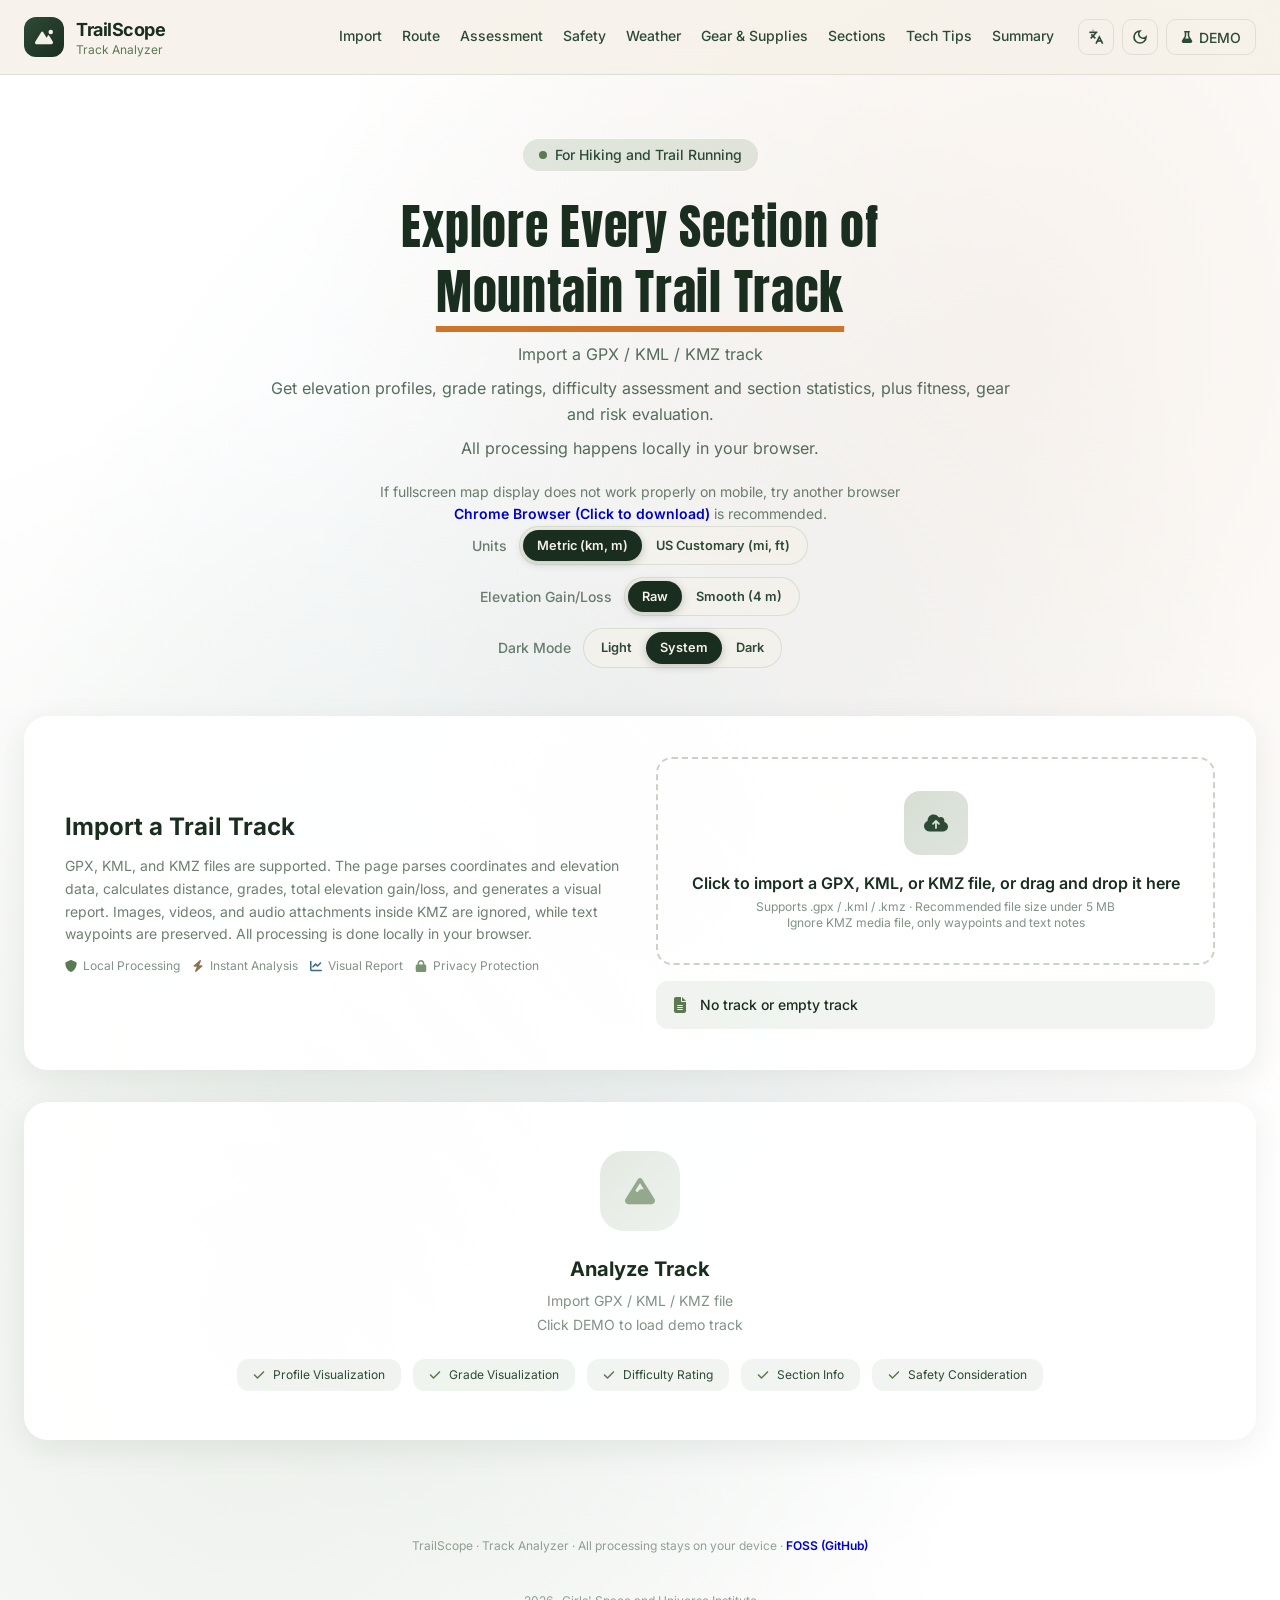
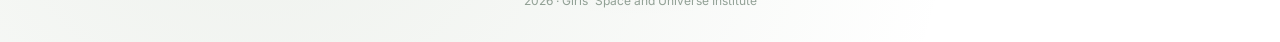
<file: index.html>
<!DOCTYPE html>
<html lang="zh-CN">
<head>
    <meta charset="UTF-8" />
    <meta name="viewport" content="width=device-width, initial-scale=1.0" />
    <meta name="theme-color" content="#f5f1e8" />
    <script src="js/common/theme-init.js"></script>
    <script src="js/common/language-redirect.js"></script>
    <title>TrailScope · 徒步轨迹分析器</title>
    <!-- Favicons & app icons (brand: sunrise-over-mountain on trail-mid→trail-dark gradient) -->
    <link rel="icon" type="image/png" sizes="32x32" href="favicon-32x32.png">
    <link rel="icon" type="image/png" sizes="16x16" href="favicon-16x16.png">
    <link rel="icon" type="image/png" sizes="96x96" href="favicon-96x96.png">
    <link rel="icon" href="favicon.ico" sizes="any">
    <link rel="apple-touch-icon" sizes="180x180" href="apple-touch-icon.png">
    <link rel="icon" type="image/png" sizes="192x192" href="android-chrome-192x192.png">
    <link rel="icon" type="image/png" sizes="512x512" href="android-chrome-512x512.png">
    <link rel="stylesheet" href="css/tailwind.generated.css" />
    <link rel="stylesheet" href="css/leaflet-1p9p4.css" />
    <script src="js/common/leaflet-1p9p4.js">
    </script>
    <script src="js/common/leaflet-custom-headers.js"></script>
    <script src="js/common/leaflet-tilelayer-colorfilter.min.js"></script>
    <link href="css/fonts.css" rel="stylesheet">
    <link rel="stylesheet" href="css/custom.css" />
</head>
<body class="gradient-bg min-h-screen mountain-bg">

    <!-- Navigation -->
    <nav class="nav-blur sticky top-0 border-b border-trail-sage/20">
        <div class="max-w-7xl mx-auto px-6 py-4 flex items-center gap-6 nav-inner">
            <div class="flex items-center gap-3">
                <div class="w-10 h-10 rounded-xl bg-gradient-to-br from-trail-mid to-trail-dark flex items-center justify-center">
                    <i class="fa-solid fa-mountain-sun text-trail-cream text-lg"></i>
                </div>
                <div>
                    <h1 class="text-lg font-bold text-trail-dark tracking-tight nav-wordmark">TrailScope</h1>
                    <p class="text-xs text-trail-moss -mt-0.5 nav-subtitle">徒步轨迹分析</p>
                </div>
            </div>
            <div class="nav-anchors items-center text-sm font-medium">
                <a href="#upload">导入</a>
                <a href="#analysis">分析</a>
                <a href="#assessment">评估</a>
                <a href="#risk">风险提示</a>
                <a href="#weatherAnalysis">天气</a>
                <a href="#equipment">装备补给</a>
                <a href="#segments">分段</a>
                <a href="#techtips">技术要点</a>
                <a href="#summary">路线概况</a>
            </div>
            <div class="nav-actions flex items-center gap-2">
                <div class="nav-quick-group">
                    <details class="nav-menu">
                        <summary aria-label="切换语言">
                            <i data-lucide="languages"></i>
                        </summary>
                        <div class="nav-menu-panel lang-panel">
                            <a href="index.html" aria-current="true"><span>中文</span><i class="fa-solid fa-check"></i></a>
                            <a href="TrailScope-English.html"><span>English</span></a>
                        </div>
                    </details>
                    <button id="themeQuickBtn" class="nav-icon-btn" aria-label="切换深浅色模式">
                        <i data-lucide="moon"></i>
                    </button>
                </div>
                <button id="loadDemoBtn" class="nav-ghost-btn" aria-label="加载示例轨迹">
                    <i class="fa-solid fa-flask text-xs"></i>
                    <span class="demo-label">体验示例</span>
                </button>
                <details class="nav-menu nav-hamburger">
                    <summary aria-label="菜单">
                        <i class="fa-solid fa-bars"></i>
                    </summary>
                    <div class="nav-menu-panel">
                        <a href="#upload">导入轨迹</a>
                        <a href="#analysis">路线分析</a>
                        <a href="#assessment">路线评估</a>
                        <a href="#risk">风险提示</a>
                        <a href="#weatherAnalysis">气象分析</a>
                        <a href="#equipment">装备补给</a>
                        <a href="#segments">分段统计</a>
                        <a href="#techtips">技术要点</a>
                        <a href="#summary">路线概况</a>
                    </div>
                </details>
            </div>
        </div>
    </nav>

    <!-- Hero Section -->
    <section class="relative overflow-hidden">
        <div class="max-w-7xl mx-auto px-6 pt-16 pb-12">
            <div class="text-center max-w-3xl mx-auto">
                <div class="inline-flex items-center gap-2 px-4 py-1.5 rounded-full bg-trail-sage/20 text-trail-mid text-sm font-medium mb-6">
                    <span class="w-2 h-2 rounded-full bg-trail-moss pulse-dot"></span>
                    适用于徒步和越野跑
                </div>
                <h2 class="text-4xl md:text-5xl hero-title text-trail-dark leading-tight mb-4">
                    深入解析每一段<br/>
                    <span class="hero-accent">户外徒步轨迹</span>
                </h2>
                <p class="text-base text-trail-mid/80 leading-relaxed mb-2">
                    导入 GPX / KML / KMZ 轨迹文件
                </p>
                <p class="text-base text-trail-mid/80 leading-relaxed mb-2">
                    自动生成海拔剖面、坡度分级、难度评级与分段统计
                </p>
                <p class="text-base text-trail-mid/80 leading-relaxed mb-2">
                    全面评估体能和装备需求、徒步耗时与潜在风险
                </p>
                <p class="text-sm text-trail-mid/70 leading-relaxed mt-5">
                    若手机端路线地图全屏显示不正常，请更换浏览器后重试
                </p>
                <p class="text-sm text-trail-mid/70 leading-relaxed">
                    建议使用 <a href='https://www.google.cn/chrome/fallback/' class="theme-link"><span>Chrome 浏览器（点击可下载）</span></a>
                </p>

                <div class="flex items-center justify-center gap-3 mt-6 flex-wrap">
                    <span class="text-sm font-medium text-trail-mid/70">累计爬升下降计算</span>
                    <div class="unit-toggle-group">
                        <button class="unit-toggle-btn active" id="rawElevBtn">原始数据</button>
                        <button class="unit-toggle-btn" id="smoothElevBtn">平滑处理 (4 m)</button>
                    </div>
                </div>

                <div class="flex items-center justify-center gap-3 mt-3 flex-wrap">
                    <span class="text-sm font-medium text-trail-mid/70">深色模式</span>
                    <div class="unit-toggle-group" role="group" aria-label="深色模式">
                        <button class="unit-toggle-btn" id="lightThemeBtn" aria-pressed="false">浅色</button>
                        <button class="unit-toggle-btn active" id="systemThemeBtn" aria-pressed="true">系统</button>
                        <button class="unit-toggle-btn" id="darkThemeBtn" aria-pressed="false">深色</button>
                    </div>
                </div>
            </div>
        </div>
    </section>

    <!-- Upload Section -->
    <section id="upload" class="max-w-7xl mx-auto px-6 pb-8">
        <div class="glass-card rounded-3xl p-8 md:p-10">
            <div class="grid md:grid-cols-2 gap-8 items-center">
                <div>
                    <h3 class="text-2xl font-bold text-trail-dark mb-3">导入徒步轨迹</h3>
                    <p class="text-sm text-trail-mid/70 leading-relaxed mb-3">
                        支持 .gpx、.kml、.kmz 格式文件。网页将解析轨迹中的经纬度与海拔数据，自动计算距离、坡度、累计爬升与下降，并生成分析报告。KMZ 内的图片、视频和语音附件会被忽略，但文字标注点会保留。所有计算均在本地浏览器完成。
                    </p>
                    <div id="trackWarnings" class="hidden">
                        <p id="warningText" class="text-sm warning-text leading-relaxed mb-6 hidden" role="status">
                            <i class="fa-solid fa-triangle-exclamation mr-1"></i>
                            <b>导入的轨迹可能为手绘规划，非驴友实走，使用该轨迹徒步时需注意户外路况和人身安全。</b>
                        </p>
                        <p id="noElevationImportWarning" class="no-elevation-notice hidden" role="status">轨迹未包含有效海拔数据，无法进行基于海拔的分析。</p>
                    </div>
                    <div class="flex flex-wrap gap-3 text-xs text-trail-mid/60">
                        <span class="flex items-center gap-1.5"><i class="fa-solid fa-shield text-trail-moss"></i> 本地解析</span>
                        <span class="flex items-center gap-1.5"><i class="fa-solid fa-bolt text-trail-earth"></i> 即时分析</span>
                        <span class="flex items-center gap-1.5"><i class="fa-solid fa-chart-line text-accent-blue"></i> 可视化报告</span>
                        <span class="flex items-center gap-1.5"><i class="fa-solid fa-lock text-trail-sage"></i> 隐私保护</span>
                    </div>
                </div>

                <div>
                    <div id="uploadZone" class="upload-zone rounded-2xl p-8 text-center cursor-pointer">
                        <input type="file" id="fileInput" accept=".gpx,.kml,.kmz" class="hidden" />
                        <div class="flex flex-col items-center gap-4">
                            <div class="w-16 h-16 rounded-2xl bg-gradient-to-br from-trail-sage/30 to-trail-moss/20 flex items-center justify-center">
                                <i class="fa-solid fa-cloud-arrow-up text-2xl text-trail-mid"></i>
                            </div>
                            <div>
                                <p class="text-base font-semibold text-trail-dark mb-1">点击导入 GPX / KML / KMZ 文件，或拖拽文件到此处</p>
                                <p class="text-xs text-trail-mid/60">支持 .gpx / .kml / .kmz · 建议文件大小不超过 5 MB<br></p>
								<p class="text-xs text-trail-mid/60">忽略 KMZ 文件中的媒体附件，只保留文字标注</p>
                            </div>
                        </div>
                    </div>
                    <div id="fileInfo" class="mt-4 h-12 flex items-center justify-between px-4 py-3 rounded-xl bg-trail-sage/10 overflow-hidden">
                        <div class="flex items-center gap-3">
                            <i class="fa-solid fa-file-lines text-trail-moss"></i>
                            <div>
                                <p id="fileName" class="text-sm font-medium text-trail-dark">轨迹未加载或为空</p>
                            </div>
                        </div>
                        <button id="clearFileBtn" class="hidden text-trail-mid/60 hover:text-accent-red transition" title="移除已加载轨迹" aria-label="移除已加载轨迹">
                            <i class="fa-solid fa-trash-can"></i>
                        </button>
                    </div>
                </div>
            </div>
        </div>
    </section>

    <!-- Analysis Section -->
    <section id="analysis" class="max-w-7xl mx-auto px-6 pb-8 hidden">

        <!-- Overview Stats -->
        <div class="grid grid-cols-2 md:grid-cols-4 gap-4 mb-6">
            <div class="stat-card glass-card rounded-2xl p-5">
                <div class="stat-grid">
                    <div class="w-10 h-10 rounded-xl bg-trail-moss/15 flex items-center justify-center text-sm">
                        <i class="fa-solid fa-route text-trail-moss"></i>
                    </div>
                    <span class="stat-name text-sm font-medium text-trail-mid/70 text-right">总距离</span>
                    <p class="text-2xl font-semibold text-trail-dark num-font" id="statDistance">—</p>
                    <p class="text-2xl font-semibold text-trail-dark text-right num-font">km</p>
                </div>
            </div>

            <div class="stat-card glass-card rounded-2xl p-5">
                <div class="stat-grid">
                    <div class="w-10 h-10 rounded-xl bg-accent-red/15 flex items-center justify-center text-sm">
                        <i class="fa-solid fa-arrow-trend-up text-accent-red"></i>
                    </div>
                    <span class="stat-name text-sm font-medium text-trail-mid/70 text-right">累计爬升</span>
                    <p class="text-2xl font-semibold text-trail-dark num-font" id="statAscent">—</p>
                    <p class="text-2xl font-semibold text-trail-dark text-right num-font">m</p>
                </div>
            </div>

            <div class="stat-card glass-card rounded-2xl p-5">
                <div class="stat-grid">
                    <div class="w-10 h-10 rounded-xl bg-accent-blue/15 flex items-center justify-center text-sm">
                        <i class="fa-solid fa-arrow-trend-down text-accent-blue"></i>
                    </div>
                    <span class="stat-name text-sm font-medium text-trail-mid/70 text-right">累计下降</span>
                    <p class="text-2xl font-semibold text-trail-dark num-font" id="statDescent">—</p>
                    <p class="text-2xl font-semibold text-trail-dark text-right num-font">m</p>
                </div>
            </div>

            <div class="stat-card glass-card rounded-2xl p-5">
                <div class="stat-grid">
                    <div class="w-10 h-10 rounded-xl bg-trail-earth/15 flex items-center justify-center text-sm">
                        <i class="fa-solid fa-mountain text-trail-earth"></i>
                    </div>
                    <span class="stat-name text-sm font-medium text-trail-mid/70 text-right">最高海拔</span>
                    <p class="text-2xl font-semibold text-trail-dark num-font" id="statMaxElev">—</p>
                    <p class="text-2xl font-semibold text-trail-dark text-right num-font">m</p>
                </div>
            </div>
        </div>

        <!-- Map + Elevation Profile -->
        <div class="grid lg:grid-cols-5 gap-6 mb-6">
            <!-- Map View (Left) -->
            <div class="glass-card rounded-3xl p-6 lg:col-span-2">
                <div class="mb-4">
                    <div class="title-row">
                        <div class="title-left">
                            <h3>
                                <i class="fa-solid fa-map-location-dot text-trail-moss"></i>
                                路线地图
                            </h3>
                        </div>
                        <div id="mapSegmentInfo" class="title-right hidden">
                            <button id="prevSegmentBtn" class="nav-segment-btn" title="上一段" aria-label="上一段">
                                <i class="fa-solid fa-chevron-left"></i>
                            </button>
                            <span class="seg-label-uniform" id="mapSegmentLabel">—</span>
                            <button id="nextSegmentBtn" class="nav-segment-btn" title="下一段" aria-label="下一段">
                                <i class="fa-solid fa-chevron-right"></i>
                            </button>
                        </div>
                    </div>
                    <p class="text-xs text-trail-mid/60 mt-1">部分地图数据来自境外服务器，若加载缓慢，请更换网络后重试。</p>
                    <p class="text-xs mt-1 map-disclaimer"><b>以下地图仅用于户外徒步路线展示，切勿用于测绘用途！</b></p>
                </div>

                <!-- Map Gradient Legend -->
                <div class="flex flex-wrap items-center gap-3 mb-3 text-xs">
                    <div id="mapGradientLegend" class="flex items-center gap-3">
                        <div class="flex items-center gap-1.5">
                            <span class="font-medium text-trail-mid/70">上坡：</span>
                            <div class="w-24 h-3 rounded grad-bar-up"></div>
                            <span class="text-trail-mid/70">缓→陡</span>
                        </div>
                        <div class="flex items-center gap-1.5">
                            <span class="font-medium text-trail-mid/70">下坡：</span>
                            <div class="w-24 h-3 rounded grad-bar-down"></div>
                            <span class="text-trail-mid/70">缓→陡</span>
                        </div>
                    </div>

                    <div id="mapElevationLegend" class="hidden flex items-center gap-1.5">
                        <span class="font-medium text-trail-mid/70">海拔：</span>
                        <div class="w-24 h-3 rounded grad-bar-elevation"></div>
                        <span class="text-trail-mid/70">低→高</span>
                    </div>
                </div>

                <div id="mapContainer" style="height: 380px;">
                    <div id="leafletMap"></div>

                    <div class="absolute top-3 right-3 flex flex-col gap-2 z-10">
                        <button class="map-control-btn" id="mapZoomInBtn" title="放大" aria-label="放大">
                            <i data-lucide="zoom-in"></i>
                        </button>
                        <button class="map-control-btn" id="mapZoomOutBtn" title="缩小" aria-label="缩小">
                            <i data-lucide="zoom-out"></i>
                        </button>
                        <button class="map-control-btn" id="mapFitBtn" title="显示全图" aria-label="显示全图">
                            <i class="fa-solid fa-expand"></i>
                        </button>
                        <button id="mapFullscreenBtn" class="map-control-btn" title="地图全屏模式" aria-label="地图全屏模式">
                            <i class="fa-solid fa-maximize"></i>
                        </button>
                        <button id="mapLinkageBtn" class="map-control-btn active-linkage" title="禁用地图联动" aria-label="禁用地图联动">
                            <i class="fa-solid fa-location-crosshairs"></i>
                        </button>
                    </div>

                    <div id="mapSourceControl" class="absolute bottom-3 right-3 z-10">
                        <select id="mapSourceSelect" class="map-source-select" title="切换图源">
							<option value="tiandituluwang" selected>天地图路网图</option>
							<option value="tianditusatellite">天地图卫星图</option>
                            <option value="amaproad">高德路网图</option>
                            <option value="amapsatellite">高德卫星图</option>
                            <option value="gaode_hybrid">高德混合图</option>
                            <option value="osm">OpenStreetMap</option>
                            <option value="openhikingmap">OpenHikingMap</option>
                            <option value="opentopomap">OpenTopoMap</option>
                            <option value="opencyclemap">OpenCycleMap</option>
                            <option value="cyclosm">CyclOSM</option>
                            <option value="MapyOutdoor">Mapy 户外地图</option>
                            <option value="MapyAerial">Mapy 卫星图</option>
							<option value="TFOutdoor">户外徒步路线图</option>
							<option value="TFLandscape">户外等高线地图</option>
							<option value="TFAtlas">全球地图</option>
							<option value="ESRIWorldTopoMap">ESRI 地形图</option>
                            <option value="ESRIWorldImagery">ESRI 卫星图</option>
                        </select>
                    </div>

                    <div id="mapInfoOverlay" class="absolute top-3 left-3 px-3 py-2 rounded-xl glass-dark text-xs z-10 hidden">
                        <div class="space-y-0.5">
                            <div><span class="font-medium text-trail-cream">距离：</span><span id="mapInfoDist" class="font-medium text-trail-cream">—</span></div>
                            <div id="mapInfoElevationRow"><span class="font-medium text-trail-cream">海拔：</span><span id="mapInfoEle" class="font-medium text-trail-cream">—</span></div>
                            <div id="mapInfoGradeRow"><span class="font-medium text-trail-cream">坡度：</span><span id="mapInfoGrad" class="font-medium text-trail-cream">—</span></div>
                        </div>
                    </div>

                    <div id="mapLocationLegend" class="absolute bottom-3 left-3 px-3 py-2 rounded-xl glass-dark text-xs z-10">
                        <div class="flex items-center gap-2 mb-1">
                            <div class="w-2.5 h-2.5 rounded-full bg-accent-red"></div>
                            <span class="font-medium text-trail-cream">当前位置</span>
                        </div>
                        <div class="flex items-center gap-2">
                            <div class="w-2.5 h-2.5 rounded-full bg-trail-moss"></div>
                            <span class="font-medium text-trail-cream">起点</span>
                        </div>
                        <div class="flex items-center gap-2">
                            <div class="w-2.5 h-2.5 rounded-full bg-trail-earth"></div>
                            <span class="font-medium text-trail-cream">航路点</span>
                        </div>
                        <div class="flex items-center gap-2">
                            <div class="w-2.5 h-2.5 rounded-full bg-accent-red"></div>
                            <span class="font-medium text-trail-cream">终点</span>
                        </div>
                    </div>
                </div>
            </div>

            <!-- Elevation Profile Chart (Right) -->
            <div class="glass-card rounded-3xl p-6 lg:col-span-3">
                <div class="title-row mb-4">
                    <div class="title-left">
                        <h3 class="text-xl font-bold text-trail-dark flex items-center gap-2">
                            <i class="fa-solid fa-chart-area text-trail-moss"></i>
                            海拔剖面图
                        </h3>
                    </div>
                    <div id="elevationProfileControls" class="flex items-center gap-1.5 flex-wrap">
                        <button id="annotationBtn" class="btn-sm-uniform bg-trail-dark text-trail-cream hover:bg-trail-mid">
                            <i class="fa-solid fa-eye-slash"></i>
                            <span id="annotationLabel">隐藏标注</span>
                        </button>
                        <!-- ★★★ 修改：单一按钮，三状态切换 ★★★ -->
                        <button id="waypointToggleBtn" class="btn-sm-uniform bg-trail-dark text-trail-cream hover:bg-trail-mid">
                            <i class="fa-solid fa-tag"></i>
                            <span id="waypointToggleLabel">隐藏航路点名称</span>
                        </button>
                        <button id="clearHighlightBtn" class="btn-sm-uniform hidden bg-accent-amber/20 text-accent-amber hover:bg-accent-amber/30">
                            <i class="fa-solid fa-eraser"></i>
                            取消高亮
                        </button>
                        <button id="exportChartBtn" class="btn-sm-uniform bg-trail-sage/20 text-trail-mid hover:bg-trail-sage/30">
                            <i class="fa-solid fa-download"></i>
                            导出图片
                        </button>
                    </div>
                </div>

                <p id="noElevationProfileNotice" class="no-elevation-notice hidden" role="status">轨迹未包含有效海拔数据，无法显示海拔剖面图</p>

                <div id="elevationProfileContent">
                <!-- Gradient Legend -->
                <div class="flex flex-wrap items-center gap-4 mb-4 text-xs">
                    <select id="colorModeSelect" class="color-mode-select" title="切换颜色模式">
                        <option value="gradient">坡度分析</option>
                        <option value="elevation">海拔分析</option>
                    </select>

                    <div id="gradientLegend" class="flex items-center gap-4">
                        <div class="flex items-center gap-2">
                            <span class="font-medium text-trail-mid/70">上坡：</span>
                            <div class="w-24 h-3 rounded grad-bar-up"></div>
                            <span class="text-trail-mid/70">缓→陡</span>
                        </div>
                        <div class="flex items-center gap-2">
                            <span class="font-medium text-trail-mid/70">下坡：</span>
                            <div class="w-24 h-3 rounded grad-bar-down"></div>
                            <span class="text-trail-mid/70">缓→陡</span>
                        </div>
                    </div>

                    <div id="elevationLegend" class="hidden flex items-center gap-2">
                        <span class="font-medium text-trail-mid/70">海拔：</span>
                        <div class="w-24 h-3 rounded grad-bar-elevation"></div>
                        <span class="text-trail-mid/70">低→高</span>
                    </div>
                </div>

                <!-- Chart with Zoom Controls -->
                <div class="relative chart-wrapper" id="chartWrapper">
                    <!-- Zoom Controls：图表外侧上方、右对齐，间距与全屏模式横向按钮一致（gap-2） -->
                    <div class="flex justify-end gap-2 mb-2 zoom-controls">
                        <button class="zoom-btn" id="chartZoomOutBtn" title="缩小" aria-label="缩小">
                            <i data-lucide="zoom-out"></i>
                        </button>
                        <button class="zoom-btn" id="chartZoomInBtn" title="放大" aria-label="放大">
                            <i data-lucide="zoom-in"></i>
                        </button>
                        <button class="zoom-btn" id="chartResetBtn" title="重置" aria-label="重置">
                            <i class="fa-solid fa-expand"></i>
                        </button>
                    </div>
                    <canvas id="elevationChart" class="w-full" style="height: 380px;"></canvas>
                    <div id="chartTooltip" class="tooltip"></div>
                </div>

                <!-- Zoom Info -->
                <div class="flex items-center justify-between mt-3">
                    <div id="zoomInfo" class="px-2.5 py-1 rounded-lg glass-dark text-xs text-trail-cream hidden">
                        <span id="zoomLevel" class="num-font">100%</span>
                    </div>
                    <div class="text-xs text-trail-mid/50 ml-auto">
                        <i class="fa-solid fa-circle-info"></i> 滚轮缩放 · 拖拽平移 · 鼠标悬浮/触摸可查看详情
                    </div>
                </div>

                <!-- Waypoint Info Display -->
                <div id="waypointInfo" class="mt-4 hidden">
                    <div class="flex items-center gap-3 px-4 py-3 rounded-xl bg-trail-sage/10">
                        <div class="w-10 h-10 rounded-xl bg-trail-earth/20 flex items-center justify-center">
                            <i class="fa-solid fa-map-pin text-trail-earth"></i>
                        </div>
                        <div class="flex-1">
                            <p id="wpName" class="text-sm font-semibold text-trail-dark"></p>
                            <p id="wpDetails" class="text-xs text-trail-mid/60"></p>
                        </div>
                        <button id="closeWaypointInfoBtn" class="text-trail-mid/60 hover:text-accent-red transition" title="关闭" aria-label="关闭航路点信息">
                            <i class="fa-solid fa-xmark"></i>
                        </button>
                    </div>
                </div>
                </div>
            </div>
        </div>

        <!-- Difficulty & Assessment -->
        <div id="assessment" class="assessment-grid mb-6">

            <!-- Difficulty Rating -->
            <div class="glass-card rounded-3xl p-6 assessment-col-2">
                <h3 class="text-xl font-bold text-trail-dark mb-1 flex items-center gap-2">
                    <i class="fa-solid fa-gauge-high text-accent-amber"></i>
                    难度评级
                </h3>
                <p class="text-xs text-trail-mid/60 mb-5">基于距离、爬升、坡度进行综合评估</p>
                <p id="difficultyElevationNotice" class="no-elevation-notice hidden" role="status">轨迹未包含有效海拔数据，无法进行难度评级</p>

                <div id="difficultyContent">
                <div class="text-center mb-5">
                    <div class="flex mx-auto items-center justify-center w-28 h-28 rounded-full relative">
                        <svg class="progress-ring absolute inset-0" width="112" height="112">
                            <circle cx="56" cy="56" r="48" stroke="rgba(122,148,113,0.15)" stroke-width="8" fill="none"/>
                            <circle id="difficultyRing" cx="56" cy="56" r="48" stroke="url(#diffGradient)" stroke-width="8" fill="none"
                            stroke-dasharray="301.6" stroke-dashoffset="301.6" stroke-linecap="round"
                            style="transition: stroke-dashoffset 1s cubic-bezier(0.4, 0, 0.2, 1);"/>
                            <defs>
                                <linearGradient id="diffGradient" x1="0%" y1="0%" x2="100%" y2="100%">
                                    <stop offset="0%" stop-color="#5c7a52"/>
                                    <stop offset="50%" stop-color="#d4a017"/>
                                    <stop offset="100%" stop-color="#c54b3c"/>
                                </linearGradient>
                            </defs>
                        </svg>
                        <div class="text-center">
                            <p id="difficultyScore" class="text-3xl font-semibold text-trail-dark num-font">—</p>
                            <p class="text-xs text-trail-mid/60 num-font">/ 100</p>
                        </div>
                    </div>
                    <div id="difficultyLabel" class="mt-3 inline-block w-28 px-2 py-2 rounded-full text-lg font-bold text-center whitespace-nowrap badge-glow">—</div>
                </div>

                <div class="space-y-3">
                    <div>
                        <div class="flex justify-between text-xs mb-1">
                            <span class="text-trail-mid/70">距离</span>
                            <span id="distScore" class="font-medium text-trail-dark num-font">—</span>
                        </div>
                        <div class="h-1.5 rounded-full bg-trail-sage/15 overflow-hidden">
                            <div id="distBar" class="h-full rounded-full bg-trail-moss bar-transition" style="width: 0%"></div>
                        </div>
                    </div>
                    <div>
                        <div class="flex justify-between text-xs mb-1">
                            <span class="text-trail-mid/70">爬升</span>
                            <span id="ascentScore" class="font-medium text-trail-dark num-font">—</span>
                        </div>
                        <div class="h-1.5 rounded-full bg-trail-sage/15 overflow-hidden">
                            <div id="ascentBar" class="h-full rounded-full bg-accent-amber bar-transition" style="width: 0%"></div>
                        </div>
                    </div>
                    <div>
                        <div class="flex justify-between text-xs mb-1">
                            <span class="text-trail-mid/70">坡度</span>
                            <span id="gradScore" class="font-medium text-trail-dark num-font">—</span>
                        </div>
                        <div class="h-1.5 rounded-full bg-trail-sage/15 overflow-hidden">
                            <div id="gradBar" class="h-full rounded-full bg-accent-red bar-transition" style="width: 0%"></div>
                        </div>
                    </div>
                </div>
                </div>
            </div>

            <!-- Time & Energy Estimate -->
            <div id="timeFitCard" class="glass-card rounded-3xl p-6 assessment-col-3">
                <h3 class="text-xl font-bold text-trail-dark mb-1 flex items-center gap-2">
                    <i class="fa-solid fa-stopwatch text-trail-earth"></i>
                    耗时与体能需求
                </h3>
                <p class="text-xs text-trail-mid/60 mb-5">基于 Naismith 公式修正计算</p>
                <p id="timeElevationNotice" class="no-elevation-notice hidden" role="status">轨迹未包含有效海拔数据，无法进行坡度修正</p>

                <div class="space-y-4">
                    <div class="rounded-2xl bg-trail-sage/10 p-4">
                        <div class="flex items-center justify-between mb-2">
                            <span class="text-xs font-medium text-trail-mid/70 uppercase tracking-wider">预估总耗时</span>
                        </div>
                        <p id="estTime" class="text-3xl font-semibold text-trail-dark">— <span class="text-base font-normal text-trail-mid/60">小时</span></p>
                        <div class="flex gap-4 mt-2 text-xs text-trail-mid/60">
                            <span>步行：<span id="walkTime" class="font-medium text-trail-dark num-font">—</span>&nbsp; 小时</span>
                            <span>休息：<span id="restTime" class="font-medium text-trail-dark num-font">—</span>&nbsp; 小时</span>
                        </div>
                    </div>

                    <div class="grid grid-cols-2 gap-3">
                        <div class="rounded-xl bg-trail-cream/50 p-3">
                            <p class="text-xs text-trail-mid/60 mb-1">平均配速</p>
                            <p id="avgPace" class="text-lg font-semibold text-trail-dark num-font">—</p>
                            <p class="text-xs text-trail-mid/50">min/km</p>
                        </div>
                        <div class="rounded-xl bg-trail-cream/50 p-3">
                            <p class="text-xs text-trail-mid/60 mb-1">能量消耗</p>
                            <p id="calories" class="text-lg font-semibold text-trail-dark num-font">—</p>
                            <p class="text-xs text-trail-mid/50">千卡</p>
                        </div>
                    </div>

                    <div class="rounded-2xl border border-trail-sage/20 p-4">
                        <p class="text-xs font-medium text-trail-mid/70 mb-2">体能需求等级</p>
                        <div id="fitnessLevel" class="flex gap-1.5 mb-2">
                            <div class="fitness-dot h-2 flex-1 rounded-full bg-trail-sage/20"></div>
                            <div class="fitness-dot h-2 flex-1 rounded-full bg-trail-sage/20"></div>
                            <div class="fitness-dot h-2 flex-1 rounded-full bg-trail-sage/20"></div>
                            <div class="fitness-dot h-2 flex-1 rounded-full bg-trail-sage/20"></div>
                            <div class="fitness-dot h-2 flex-1 rounded-full bg-trail-sage/20"></div>
                        </div>
                        <p id="fitnessDesc" class="text-xs text-trail-mid/60">—</p>
                    </div>
                </div>
            </div>

            <!-- Risk Assessment -->
            <div id="risk" class="glass-card rounded-3xl p-6 assessment-wide">
                <h3 class="text-xl font-bold text-trail-dark mb-1 flex items-center gap-2">
                    <i class="fa-solid fa-triangle-exclamation text-accent-red"></i>
                    风险提示
                </h3>
                <p class="text-xs text-trail-mid/60 mb-5">基于路线特征，识别潜在风险</p>
                <p id="riskElevationNotice" class="no-elevation-notice hidden" role="status">轨迹未包含有效海拔数据，无法识别海拔、爬升和坡度相关的风险</p>

                <div id="riskList" class="space-y-3">
                </div>

                <div class="mt-5 pt-5 border-t border-trail-sage/15">
                <div class="flex items-center justify-between mb-3">
                    <span class="text-sm font-semibold text-trail-mid/70">综合风险等级</span>
                    <span id="riskLevel" class="text-sm font-bold">—</span>
                </div>
                    <div class="h-2 rounded-full difficulty-bar overflow-hidden relative">
                        <div id="riskIndicator" class="absolute top-0 bottom-0 w-1 bg-trail-dark rounded-full bar-transition" style="left: 0%"></div>
                    </div>
                </div>
            </div>
        </div>

        <!-- Weather Analysis (with Advanced) -->
        <div id="weatherAnalysis" class="glass-card rounded-3xl p-6 md:p-8 mb-6">
            <h3 class="text-xl font-bold text-trail-dark mb-1 flex items-center gap-2">
                <i class="fa-solid fa-cloud-sun text-trail-moss"></i>
                气象分析
            </h3>
            <p class="text-sm text-trail-mid/60 mb-5">输入气象数据，结合路线海拔范围修正装备建议和风险提示</p>
            <p id="weatherElevationNotice" class="no-elevation-notice hidden" role="status">轨迹未包含有效海拔数据，无法识别海拔相关的风险</p>

            <!-- 基础输入区域 -->
            <div class="grid md:grid-cols-5 gap-3 items-end">
                <label class="text-xs text-trail-mid">
                    <span class="weather-unit-label">温度 / ℃</span>
                    <input id="weatherTemp" type="number" class="w-full mt-1 rounded-lg border p-2" placeholder="单位：℃">
                </label>
                <label class="text-xs text-trail-mid">
                    <span class="weather-unit-label">湿度 / %</span>
                    <input id="weatherHumidity" type="number" class="w-full mt-1 rounded-lg border p-2" placeholder="相对湿度 %">
                </label>
                <label class="text-xs text-trail-mid">
                    <span class="weather-unit-label">风速 / (m·s⁻¹)</span>
                    <input id="weatherWind" type="number" class="w-full mt-1 rounded-lg border p-2" placeholder="单位：m/s" title="阵风较强时可选取偏高数值">
                </label>
                <label class="text-xs text-trail-mid">
                    <span class="weather-unit-label">天气情况</span>
                    <select id="weatherType" class="w-full mt-1 rounded-lg border p-2">
                        <option>晴</option><option>多云</option><option>阴</option><option>阵雨</option>
                        <option>小雨</option><option>中雨及以上</option><option>小雪</option><option>中雪及以上</option>
                    </select>
                </label>
                <button id="analyzeWeatherBtn" class="px-4 py-2 rounded-lg bg-trail-dark text-trail-cream hover:bg-trail-mid transition flex items-center justify-center gap-1.5" style="height:42px;">
                    <i class="fa-solid fa-magnifying-glass mr-1"></i>气象分析
                </button>
            </div>

            <!-- 折叠触发器 -->
            <div class="mt-4 pt-3">
                <button id="advancedToggleBtn" class="advanced-toggle-btn flex items-center gap-2 px-4 py-2 rounded-xl text-sm font-medium text-trail-mid hover:bg-trail-sage/10 transition w-full md:w-auto">
                    <span id="toggleLabel">点击展开进阶气象分析选项</span>
                    <span id="toggleArrow" class="arrow-icon text-trail-moss text-sm"><i class="fa-solid fa-chevron-down"></i></span>
                </button>
            </div>

            <!-- 进阶输入区域（默认折叠） -->
            <div id="advancedPanel" class="advanced-panel">
                <div class="grid grid-cols-1 md:grid-cols-3 lg:grid-cols-6 gap-3">
                    <label class="text-xs text-trail-mid">
                        <span class="weather-unit-label">湿球温度 / ℃</span>
                        <input id="wetBulbTemp" type="number" step="any" class="weather-adv-input w-full mt-1 rounded-lg border p-2" placeholder="单位：℃">
                    </label>
                    <label class="text-xs text-trail-mid">
                        <span class="weather-unit-label">露点 / ℃</span>
                        <input id="dewPoint" type="number" step="any" class="weather-adv-input w-full mt-1 rounded-lg border p-2" placeholder="单位：℃">
                    </label>
                    <label class="text-xs text-trail-mid">
                        <span class="weather-unit-label">太阳辐射强度 / (W·m⁻²)</span>
                        <input id="solarRadiation" type="number" step="any" class="weather-adv-input w-full mt-1 rounded-lg border p-2" placeholder="单位：W/m²">
                    </label>
                    <label class="text-xs text-trail-mid">
                        <span class="weather-unit-label">气压 / hPa</span>
                        <input id="pressure" type="number" step="any" class="weather-adv-input w-full mt-1 rounded-lg border p-2" placeholder="单位：hPa">
                    </label>
                    <label class="text-xs text-trail-mid">
                        <span class="weather-unit-label">直接辐射比例</span>
                        <input id="directRadiationRatio" type="number" step="any" min="0" max="1" class="weather-adv-input w-full mt-1 rounded-lg border p-2" placeholder="范围：0~1, 默认值：0.6" title="一般取 0.5~0.8, 用紫外线指数估算&#10;强紫外线取 0.7, 云量多时取 0.4&#10;留空时取默认值 0.6">
                    </label>
                    <label class="text-xs text-trail-mid">
                        <span class="weather-unit-label">太阳高度角 / °</span>
                        <input id="solarAltitudeAngle" type="number" step="any" min="0" max="90" class="weather-adv-input w-full mt-1 rounded-lg border p-2" placeholder="范围：0~90, 默认值：45" title="30°~60°，留空时取默认值 45°">
                    </label>
                </div>
                <div class="text-xs text-trail-mid/50 mt-2 pl-1">
                    <i class="fa-solid fa-circle-info mr-1"></i>太阳高度角输入 0°~90° 的角度数值，进行进阶气象分析时自动转换为弧度
                </div>
            </div>

            <!-- 气象分析结果 -->
            <div id="weatherResult" class="mt-4 text-sm text-trail-mid weather-result-wrapper"></div>
        </div>

        <!-- Equipment & Supplies Recommendation -->
        <div id="equipment" class="glass-card rounded-3xl p-6 md:p-8 mb-6">
            <h3 class="text-xl font-bold text-trail-dark mb-1 flex items-center gap-2">
                <i class="fa-solid fa-bag-shopping text-trail-earth"></i>
                装备和补给建议
            </h3>
            <p class="text-sm text-trail-mid/60 mb-6">基于路线难度、距离、海拔和路线评估结果自动生成。可根据个人配速和路线补给状况，削减随身补给。</p>
            <p id="equipmentElevationNotice" class="no-elevation-notice hidden" role="status">轨迹未包含有效海拔数据，无法基于海拔生成针对性的建议</p>

            <div class="equipment-grid">
                <!-- Essential Equipment -->
                <div>
                    <div class="equipment-section-header">
                        <i class="fa-solid fa-shoe-prints text-trail-moss"></i>
                        <span>基础装备</span>
                    </div>
                    <div id="essentialEquipment" class="space-y-1">
                    </div>
                </div>

                <!-- Recommended Equipment -->
                <div>
                    <div class="equipment-section-header">
                        <i class="fa-solid fa-toolbox text-accent-amber"></i>
                        <span>推荐装备</span>
                    </div>
                    <div id="recommendedEquipment" class="space-y-1">
                    </div>
                </div>

                <!-- Supplies -->
                <div>
                    <div class="equipment-section-header">
                        <i class="fa-solid fa-bottle-water text-accent-blue"></i>
                        <span>补给建议</span>
                    </div>
                    <div id="suppliesRecommendation" class="space-y-1">
                    </div>
                </div>
            </div>
        </div>

        <!-- Segment Statistics -->
        <div id="segments" class="glass-card rounded-3xl p-6 md:p-8 mb-6">
            <div class="flex items-center justify-between mb-6">
                <div>
                    <h3 class="text-xl font-bold text-trail-dark flex items-center gap-2">
                        <i class="fa-solid fa-list-ol text-trail-moss"></i>
                        分段统计
                    </h3>
                    <p id="segmentSummary" class="text-sm text-trail-mid/60 mt-1">
                        <span id="segmentTotalCount">轨迹共 0 段，</span>点击任意分段在地图和剖面图中查看详情
                    </p>
                    <p id="segmentElevationNotice" class="no-elevation-notice hidden" role="status">轨迹未包含有效海拔数据，坡度分段不可用。</p>
                </div>
                <div class="flex gap-2">
                    <button id="segAuto" class="seg-btn active">坡度分段</button>
                    <button id="seg1000" class="seg-btn">1 km 分段</button>
                    <button id="segWaypoint" class="seg-btn">航路点分段</button>
                </div>
            </div>

            <div id="segmentTableContainer" class="overflow-x-auto scroll-thin">
                <table class="w-full text-sm">
                    <thead>
                        <tr class="border-b border-trail-sage/20 text-xs text-trail-mid/60 uppercase tracking-wider">
                            <th class="text-center py-3 px-2 font-medium">分段序号</th>
                            <th class="text-center py-3 px-2 font-medium">分段类型</th>
                            <th class="text-center py-3 px-2 font-medium">分段距离</th>
                            <th class="text-center py-3 px-2 font-medium">分段爬升</th>
                            <th class="text-center py-3 px-2 font-medium">分段下降</th>
                            <th class="text-center py-3 px-2 font-medium">上坡平均</th>
                            <th class="text-center py-3 px-2 font-medium">下坡平均</th>
                            <th class="text-center py-3 px-2 font-medium">最大上坡</th>
                            <th class="text-center py-3 px-2 font-medium">最大下坡</th>
                            <th class="text-center py-3 px-2 font-medium">分段耗时</th>
                            <th class="text-center py-3 px-2 font-medium">分段难度</th>
                        </tr>
                    </thead>
                    <tbody id="segmentTable">
                    </tbody>
                </table>
            </div>

            <!-- Pagination -->
            <div id="paginationContainer" class="flex items-center justify-between mt-4 hidden">
                <div class="flex items-center gap-2 text-xs text-trail-mid/70">
                    <span>每页显示 </span>
                    <select id="pageSizeSelect" class="page-size-select">
                    </select>
                    <span id="pageSizeInfo">段，共 0 段</span>
                </div>

                <div class="flex items-center gap-2">
                    <button id="firstPageBtn" class="pagination-btn" title="首页" aria-label="首页">
                        <i class="fa-solid fa-angles-left"></i>
                    </button>
                    <button id="prevPageBtn" class="pagination-btn" title="上一页" aria-label="上一页">
                        <i class="fa-solid fa-angle-left"></i>
                    </button>
                    <span id="pageInfo" class="text-xs text-trail-mid/70 px-2">第 1/1 页</span>
                    <button id="nextPageBtn" class="pagination-btn" title="下一页" aria-label="下一页">
                        <i class="fa-solid fa-angle-right"></i>
                    </button>
                    <button id="lastPageBtn" class="pagination-btn" title="尾页" aria-label="尾页">
                        <i class="fa-solid fa-angles-right"></i>
                    </button>
                </div>
            </div>
        </div>

        <!-- Gradient Distribution with Tech Tips -->
        <div id="techtips" class="grid md:grid-cols-2 gap-6 mb-6">
            <div class="glass-card rounded-3xl p-6">
                <h3 class="text-xl font-bold text-trail-dark mb-1 flex items-center gap-2">
                    <i class="fa-solid fa-chart-pie text-trail-earth"></i>
                    坡度分布与技术要点
                </h3>
                <p id="gradientDistributionSubtitle" class="text-xs text-trail-mid/60 mb-5">各坡度等级的上坡与下坡占比及技术建议</p>
                <p id="gradientDistributionNotice" class="no-elevation-notice hidden" role="status">轨迹未包含有效海拔数据，无法计算坡度分布</p>
                <div id="gradientDistribution" class="space-y-5">
                </div>
            </div>

            <div id="summary" class="glass-card rounded-3xl p-6">
                <h3 class="text-xl font-bold text-trail-dark mb-1 flex items-center gap-2">
                    <i class="fa-solid fa-circle-info text-accent-blue"></i>
                    路线概况
                </h3>
                <p id="routeSummarySubtitle" class="text-xs text-trail-mid/60 mb-5">关键数据与路线特征</p>
                <p id="routeSummaryNotice" class="no-elevation-notice hidden" role="status">轨迹未包含有效海拔数据，无法计算关键数据与路线特征</p>
                <div id="routeSummary" class="space-y-3 text-sm">
                </div>
            </div>
        </div>

    </section>

    <!-- Empty State -->
    <section id="emptyState" class="max-w-7xl mx-auto px-6 pb-16">
        <div class="glass-card rounded-3xl p-12 text-center">
            <div class="w-20 h-20 rounded-3xl bg-gradient-to-br from-trail-sage/20 to-trail-moss/10 flex items-center justify-center mx-auto mb-6">
                <i class="fa-solid fa-mountain text-3xl text-trail-moss/60"></i>
            </div>
            <h3 class="text-xl font-bold text-trail-dark mb-2">分析徒步轨迹</h3>
            <div class="text-sm text-trail-mid/60 max-w-md mx-auto mb-6 space-y-1">
                <p>导入 GPX / KML / KMZ 文件</p>
                <p>点击 <span class="demo-ref-text">“体验示例”</span> <i class="fa-solid fa-flask text-xs demo-ref-icon" style="vertical-align: -0.125em;"></i> 进行演示</p>
            </div>
            <div class="flex flex-wrap justify-center gap-3">
                <div class="px-4 py-2 rounded-xl bg-trail-sage/10 text-xs text-trail-mid flex items-center gap-2">
                    <i class="fa-solid fa-check text-trail-moss"></i> 海拔剖面可视化
                </div>
                <div class="px-4 py-2 rounded-xl bg-trail-sage/10 text-xs text-trail-mid flex items-center gap-2">
                    <i class="fa-solid fa-check text-trail-moss"></i> 坡度分级标注
                </div>
                <div class="px-4 py-2 rounded-xl bg-trail-sage/10 text-xs text-trail-mid flex items-center gap-2">
                    <i class="fa-solid fa-check text-trail-moss"></i> 难度综合评级
                </div>
                <div class="px-4 py-2 rounded-xl bg-trail-sage/10 text-xs text-trail-mid flex items-center gap-2">
                    <i class="fa-solid fa-check text-trail-moss"></i> 分段详细统计
                </div>
                <div class="px-4 py-2 rounded-xl bg-trail-sage/10 text-xs text-trail-mid flex items-center gap-2">
                    <i class="fa-solid fa-check text-trail-moss"></i> 风险识别
                </div>
            </div>
        </div>
    </section>

    <!-- Footer -->
    <footer class="max-w-7xl mx-auto px-6 py-8 text-center">
        <p class="text-xs text-trail-mid/50 footer-copy">
            TrailScope · 徒步轨迹分析 · 所有数据均在本地浏览器中处理 · <a href='https://github.com/GSUI5051/TrailScope' class="theme-link"><span>开源免费（GitHub）</span></a>
        </p>
        <p class="text-xs text-trail-mid/50 footer-copy footer-copy-spaced">
            2026 · 少女空间宇宙研究院
        </p>
    </footer>

    <!-- Segment Tooltip -->
    <div id="segmentTooltip" class="segment-tooltip"></div>

    <script src="js/common/device.js"></script>
    <script src="js/common/colors.js"></script>
    <script src="js/common/elevation.js"></script>
    <script src="js/common/utils.js"></script>
    <script src="js/common/gpx-math.js"></script>
    <script src="js/common/coords.js"></script>
    <script src="js/common/map-common.js"></script>
    <script src="js/common/waypoints.js"></script>
    <!-- 图标：react-icons 数据（fa6/lu）+ 自渲染，替代 Font Awesome webfont 与 lucide 脚本 -->
    <script src="js/common/icons-data.js"></script>
    <script src="js/common/icons.js"></script>
    <script src="js/common/ui-common.js"></script>
    <script src="js/common/kmz.js"></script>
    <script src="js/cn/state.js"></script>
    <script src="js/cn/map-sources.js"></script>
    <script src="js/cn/gpx.js"></script>
    <script src="js/cn/chart.js"></script>
    <script src="js/cn/map.js"></script>
    <script src="js/cn/interaction.js"></script>
    <script src="js/cn/waypoints.js"></script>
    <script src="js/cn/analysis.js"></script>
    <script src="js/cn/ui.js"></script>
    <script src="js/cn/bindings.js"></script>
    <script src="js/cn/init.js"></script>
</body>
</html>
</file>
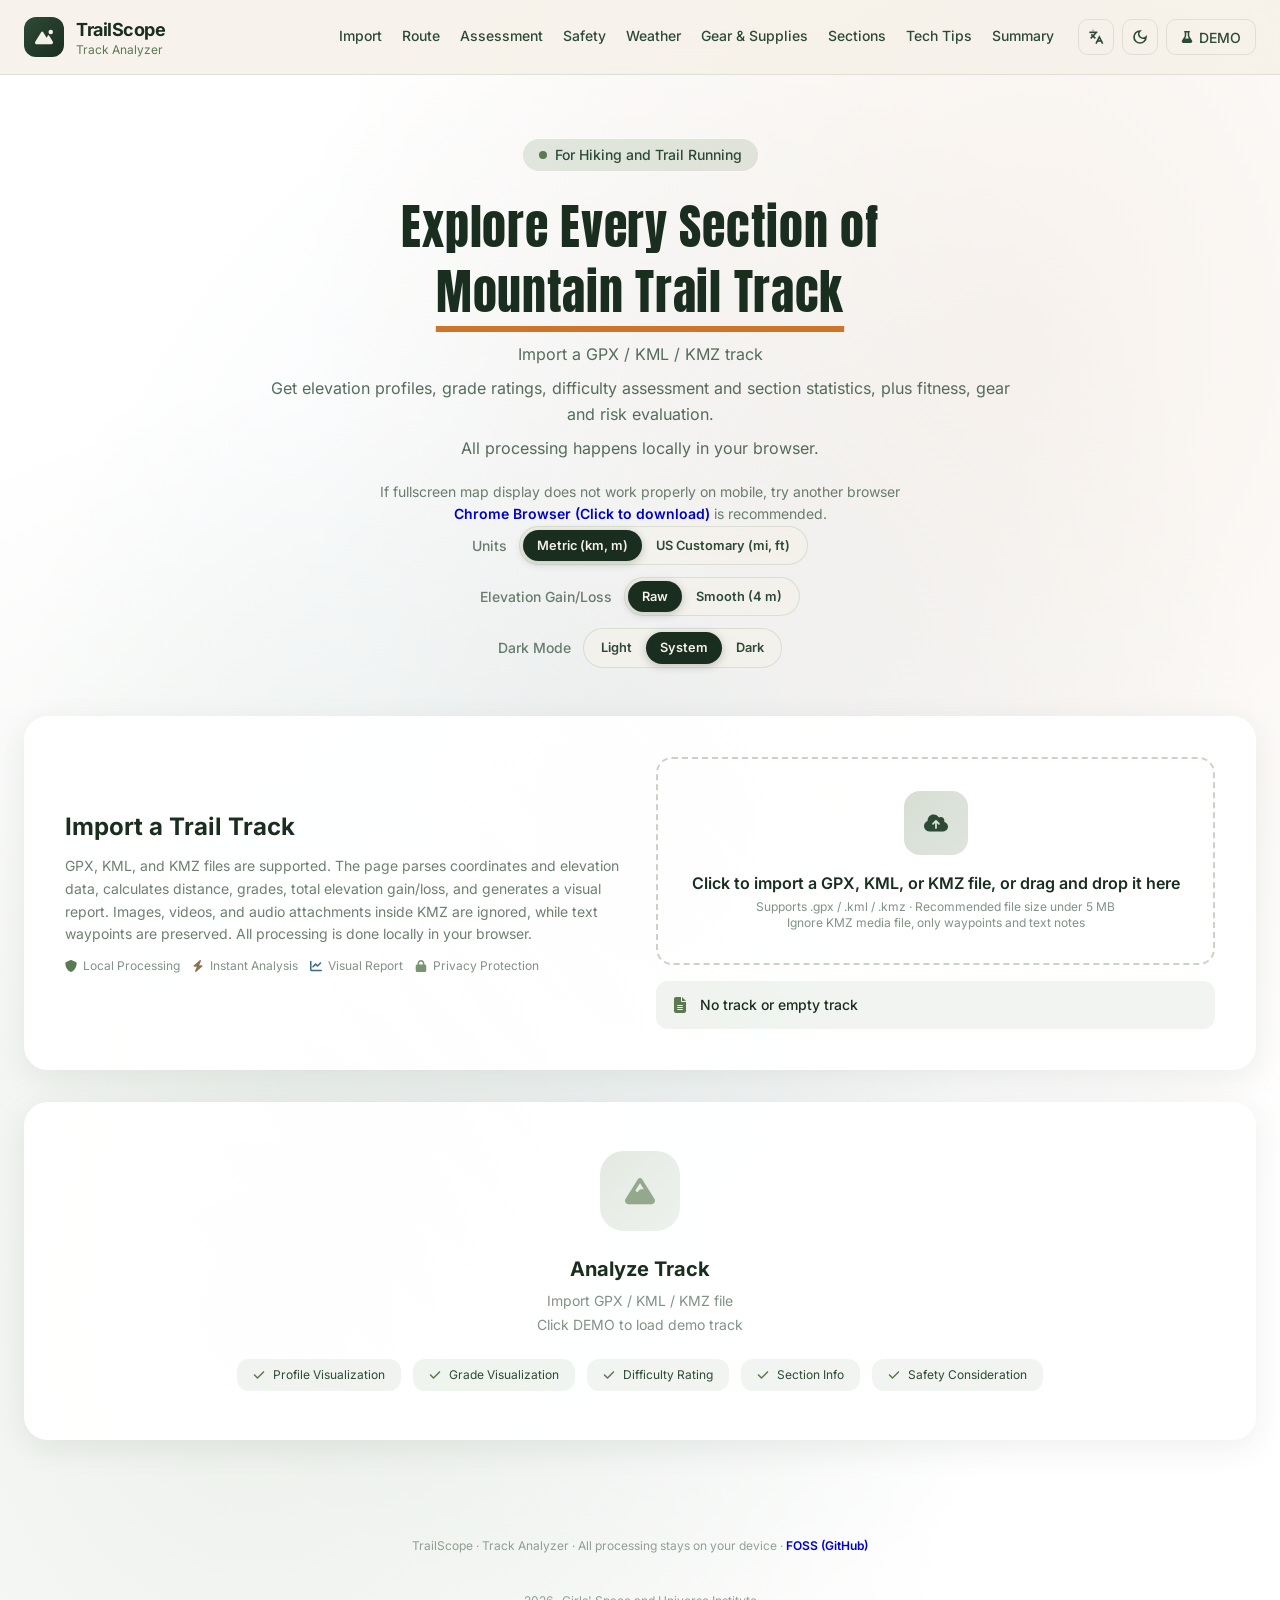
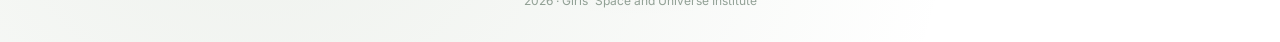
<file: TrailScope-English.html>
<!DOCTYPE html>
<html lang="en">
<head>
    <meta charset="UTF-8" />
    <meta name="viewport" content="width=device-width, initial-scale=1.0" />
    <meta name="theme-color" content="#f5f1e8" />
    <script src="js/common/theme-init.js"></script>
    <script src="js/common/language-redirect.js"></script>
    <title>TrailScope · Track Analyzer</title>
    <!-- Favicons & app icons (brand: sunrise-over-mountain on trail-mid→trail-dark gradient) -->
    <link rel="icon" type="image/png" sizes="32x32" href="favicon-32x32.png">
    <link rel="icon" type="image/png" sizes="16x16" href="favicon-16x16.png">
    <link rel="icon" type="image/png" sizes="96x96" href="favicon-96x96.png">
    <link rel="icon" href="favicon.ico" sizes="any">
    <link rel="apple-touch-icon" sizes="180x180" href="apple-touch-icon.png">
    <link rel="icon" type="image/png" sizes="192x192" href="android-chrome-192x192.png">
    <link rel="icon" type="image/png" sizes="512x512" href="android-chrome-512x512.png">
    <link rel="stylesheet" href="css/tailwind.generated.css" />
    <link rel="stylesheet" href="css/leaflet-1p9p4.css" />
    <script src="js/common/leaflet-1p9p4.js">
    </script>
    <script src="js/common/leaflet-custom-headers.js"></script>
    <script src="js/common/leaflet-tilelayer-colorfilter.min.js"></script>
    <link href="css/fonts.css" rel="stylesheet">
    <link rel="stylesheet" href="css/custom.css" />
</head>
<body class="gradient-bg min-h-screen mountain-bg">

    <!-- Navigation -->
    <nav class="nav-blur sticky top-0 border-b border-trail-sage/20">
        <div class="max-w-7xl mx-auto px-6 py-4 flex items-center gap-6 nav-inner">
            <div class="flex items-center gap-3">
                <div class="w-10 h-10 rounded-xl bg-gradient-to-br from-trail-mid to-trail-dark flex items-center justify-center">
                    <i class="fa-solid fa-mountain-sun text-trail-cream text-lg"></i>
                </div>
                <div>
                    <h1 class="text-lg font-bold text-trail-dark tracking-tight nav-wordmark">TrailScope</h1>
                    <p class="text-xs text-trail-moss -mt-0.5 nav-subtitle">Track Analyzer</p>
                </div>
            </div>
            <div class="nav-anchors items-center text-sm font-medium">
                <a href="#upload">Import</a>
                <a href="#analysis">Route</a>
                <a href="#assessment">Assessment</a>
                <a href="#risk">Safety</a>
                <a href="#weatherAnalysis">Weather</a>
                <a href="#equipment">Gear & Supplies</a>
                <a href="#segments">Sections</a>
                <a href="#techtips">Tech Tips</a>
                <a href="#summary">Summary</a>
            </div>
            <div class="nav-actions flex items-center gap-2">
                <div class="nav-quick-group">
                    <details class="nav-menu">
                        <summary aria-label="Switch language">
                            <i data-lucide="languages"></i>
                        </summary>
                        <div class="nav-menu-panel lang-panel">
                            <a href="index.html"><span>中文</span></a>
                            <a href="TrailScope-English.html" aria-current="true"><span>English</span><i class="fa-solid fa-check"></i></a>
                        </div>
                    </details>
                    <button id="themeQuickBtn" class="nav-icon-btn" aria-label="Toggle dark mode">
                        <i data-lucide="moon"></i>
                    </button>
                </div>
                <button id="loadDemoBtn" class="nav-ghost-btn" aria-label="Load demo track">
                    <i class="fa-solid fa-flask text-xs"></i>
                    <span class="demo-label">DEMO</span>
                </button>
                <details class="nav-menu nav-hamburger">
                    <summary aria-label="Menu">
                        <i class="fa-solid fa-bars"></i>
                    </summary>
                    <div class="nav-menu-panel">
                        <a href="#upload">Import</a>
                        <a href="#analysis">Route</a>
                        <a href="#assessment">Assessment</a>
                        <a href="#risk">Safety</a>
                        <a href="#weatherAnalysis">Weather</a>
                        <a href="#equipment">Gear & Supplies</a>
                        <a href="#segments">Sections</a>
                        <a href="#techtips">Tech Tips</a>
                        <a href="#summary">Summary</a>
                    </div>
                </details>
            </div>
        </div>
    </nav>

    <!-- Hero Section -->
    <section class="relative overflow-hidden">
        <div class="max-w-7xl mx-auto px-6 pt-16 pb-12">
            <div class="text-center max-w-3xl mx-auto">
                <div class="inline-flex items-center gap-2 px-4 py-1.5 rounded-full bg-trail-sage/20 text-trail-mid text-sm font-medium mb-6">
                    <span class="w-2 h-2 rounded-full bg-trail-moss pulse-dot"></span>
                    For Hiking and Trail Running
                </div>
                <h2 class="text-4xl md:text-5xl hero-title text-trail-dark leading-tight mb-4">
                    Explore Every Section of<br/>
                    <span class="hero-accent">Mountain Trail Track</span>
                </h2>
                <p class="text-base text-trail-mid/80 leading-relaxed mb-2">
                    Import a GPX / KML / KMZ track
                </p>
                <p class="text-base text-trail-mid/80 leading-relaxed mb-2">
                    Get elevation profiles, grade ratings, difficulty assessment and section statistics, plus fitness, gear and risk evaluation.
                </p>
                <p class="text-base text-trail-mid/80 leading-relaxed mb-2">
                    All processing happens locally in your browser.
                </p>
                <p class="text-sm text-trail-mid/70 leading-relaxed mt-5">
                    If fullscreen map display does not work properly on mobile, try another browser
                </p>
                <p class="text-sm text-trail-mid/70 leading-relaxed">
                    <a href='https://www.google.com/chrome/fallback/' class="theme-link"><span>Chrome Browser (Click to download)</span></a> is recommended.
                </p>

                <!-- 单位切换：Metric / Imperial -->
                <div class="flex items-center justify-center gap-3 mt-6 flex-wrap">
                    <span class="text-sm font-medium text-trail-mid/70">Units </span>
                    <div class="unit-toggle-group">
                        <button class="unit-toggle-btn active" id="metricUnitBtn">Metric (km, m)</button>
                        <button class="unit-toggle-btn" id="imperialUnitBtn">US Customary (mi, ft)</button>
                    </div>
                </div>

                <div class="flex items-center justify-center gap-3 mt-3 flex-wrap">
                    <span class="text-sm font-medium text-trail-mid/70">Elevation Gain/Loss </span>
                    <div class="unit-toggle-group">
                        <button class="unit-toggle-btn active" id="rawElevBtn">Raw</button>
                        <button class="unit-toggle-btn" id="smoothElevBtn">Smooth (4 m)</button>
                    </div>
                </div>

                <div class="flex items-center justify-center gap-3 mt-3 flex-wrap">
                    <span class="text-sm font-medium text-trail-mid/70">Dark Mode </span>
                    <div class="unit-toggle-group" role="group" aria-label="Dark Mode">
                        <button class="unit-toggle-btn" id="lightThemeBtn" aria-pressed="false">Light</button>
                        <button class="unit-toggle-btn active" id="systemThemeBtn" aria-pressed="true">System</button>
                        <button class="unit-toggle-btn" id="darkThemeBtn" aria-pressed="false">Dark</button>
                    </div>
                </div>
            </div>
        </div>
    </section>

    <!-- Upload Section -->
    <section id="upload" class="max-w-7xl mx-auto px-6 pb-8">
        <div class="glass-card rounded-3xl p-8 md:p-10">
            <div class="grid md:grid-cols-2 gap-8 items-center">
                <div>
                    <h3 class="text-2xl font-bold text-trail-dark mb-3">Import a Trail Track</h3>
                    <p class="text-sm text-trail-mid/70 leading-relaxed mb-3">
                        GPX, KML, and KMZ files are supported. The page parses coordinates and elevation data, calculates distance, grades, total elevation gain/loss, and generates a visual report. Images, videos, and audio attachments inside KMZ are ignored, while text waypoints are preserved. All processing is done locally in your browser.
                    </p>
                    <div id="trackWarnings" class="hidden">
                        <p id="warningText" class="text-sm warning-text leading-relaxed mb-6 hidden" role="status">
                            <i class="fa-solid fa-triangle-exclamation mr-1"></i>
                            <b>Imported tracks may be hand-planned rather than recorded walks. Evaluate route conditions and personal safety carefully before hiking.</b>
                        </p>
                        <p id="noElevationImportWarning" class="no-elevation-notice hidden" role="status">The track does not contain valid elevation data, so elevation-based analysis is unavailable.</p>
                    </div>
                    <div class="flex flex-wrap gap-3 text-xs text-trail-mid/60">
                        <span class="flex items-center gap-1.5"><i class="fa-solid fa-shield text-trail-moss"></i> Local Processing</span>
                        <span class="flex items-center gap-1.5"><i class="fa-solid fa-bolt text-trail-earth"></i> Instant Analysis</span>
                        <span class="flex items-center gap-1.5"><i class="fa-solid fa-chart-line text-accent-blue"></i> Visual Report</span>
                        <span class="flex items-center gap-1.5"><i class="fa-solid fa-lock text-trail-sage"></i> Privacy Protection</span>
                    </div>
                </div>

                <div>
                    <div id="uploadZone" class="upload-zone rounded-2xl p-8 text-center cursor-pointer">
                        <input type="file" id="fileInput" accept=".gpx,.kml,.kmz" class="hidden" />
                        <div class="flex flex-col items-center gap-4">
                            <div class="w-16 h-16 rounded-2xl bg-gradient-to-br from-trail-sage/30 to-trail-moss/20 flex items-center justify-center">
                                <i class="fa-solid fa-cloud-arrow-up text-2xl text-trail-mid"></i>
                            </div>
                            <div>
                                <p class="text-base font-semibold text-trail-dark mb-1">Click to import a GPX, KML, or KMZ file, or drag and drop it here</p>
                                <p class="text-xs text-trail-mid/60">Supports .gpx / .kml / .kmz · Recommended file size under 5 MB<br></p>
								<p class="text-xs text-trail-mid/60">Ignore KMZ media file, only waypoints and text notes</p>
                            </div>
                        </div>
                    </div>
                    <div id="fileInfo" class="mt-4 h-12 flex items-center justify-between px-4 py-3 rounded-xl bg-trail-sage/10 overflow-hidden">
                        <div class="flex items-center gap-3">
                            <i class="fa-solid fa-file-lines text-trail-moss"></i>
                            <div>
                                <p id="fileName" class="text-sm font-medium text-trail-dark">No track or empty track</p>
                            </div>
                        </div>
                        <button id="clearFileBtn" class="hidden text-trail-mid/60 hover:text-accent-red transition" title="Remove loaded track" aria-label="Remove loaded track">
                            <i class="fa-solid fa-trash-can"></i>
                        </button>
                    </div>
                </div>
            </div>
        </div>
    </section>

    <!-- Analysis Section -->
    <section id="analysis" class="max-w-7xl mx-auto px-6 pb-8 hidden">

        <!-- Overview Stats -->
        <div class="grid grid-cols-2 md:grid-cols-4 gap-4 mb-6">
            <div class="stat-card glass-card rounded-2xl p-5">
                <div class="stat-grid">
                    <div class="w-10 h-10 rounded-xl bg-trail-moss/15 flex items-center justify-center text-sm">
                        <i class="fa-solid fa-route text-trail-moss"></i>
                    </div>
                    <span class="stat-name text-sm font-medium text-trail-mid/70 text-right">Total Distance</span>
                    <p class="text-2xl font-semibold text-trail-dark num-font" id="statDistance">—</p>
                    <p class="text-2xl font-semibold text-trail-dark text-right num-font" id="statDistanceUnit">km</p>
                </div>
            </div>

            <div class="stat-card glass-card rounded-2xl p-5">
                <div class="stat-grid">
                    <div class="w-10 h-10 rounded-xl bg-accent-red/15 flex items-center justify-center text-sm">
                        <i class="fa-solid fa-arrow-trend-up text-accent-red"></i>
                    </div>
                    <span class="stat-name text-sm font-medium text-trail-mid/70 text-right">Elevation Gain</span>
                    <p class="text-2xl font-semibold text-trail-dark num-font" id="statAscent">—</p>
                    <p class="text-2xl font-semibold text-trail-dark text-right num-font" id="statAscentUnit">m</p>
                </div>
            </div>

            <div class="stat-card glass-card rounded-2xl p-5">
                <div class="stat-grid">
                    <div class="w-10 h-10 rounded-xl bg-accent-blue/15 flex items-center justify-center text-sm">
                        <i class="fa-solid fa-arrow-trend-down text-accent-blue"></i>
                    </div>
                    <span class="stat-name text-sm font-medium text-trail-mid/70 text-right">Elevation Loss</span>
                    <p class="text-2xl font-semibold text-trail-dark num-font" id="statDescent">—</p>
                    <p class="text-2xl font-semibold text-trail-dark text-right num-font" id="statDescentUnit">m</p>
                </div>
            </div>

            <div class="stat-card glass-card rounded-2xl p-5">
                <div class="stat-grid">
                    <div class="w-10 h-10 rounded-xl bg-trail-earth/15 flex items-center justify-center text-sm">
                        <i class="fa-solid fa-mountain text-trail-earth"></i>
                    </div>
                    <span class="stat-name text-sm font-medium text-trail-mid/70 text-right">Max Elevation</span>
                    <p class="text-2xl font-semibold text-trail-dark num-font" id="statMaxElev">—</p>
                    <p class="text-2xl font-semibold text-trail-dark text-right num-font" id="statMaxElevUnit">m</p>
                </div>
            </div>
        </div>

        <!-- Map + Elevation Profile -->
        <div class="grid lg:grid-cols-5 gap-6 mb-6">
            <!-- Map View (Left) -->
            <div class="glass-card rounded-3xl p-6 lg:col-span-2">
                <div class="mb-4">
                    <div class="title-row">
                        <div class="title-left">
                            <h3>
                                <i class="fa-solid fa-map-location-dot text-trail-moss"></i>
                                Trail Map
                            </h3>
                        </div>
                        <div id="mapSegmentInfo" class="title-right hidden">
                            <button id="prevSegmentBtn" class="nav-segment-btn" title="Previous Section" aria-label="Previous Section">
                                <i class="fa-solid fa-chevron-left"></i>
                            </button>
                            <span class="seg-label-uniform" id="mapSegmentLabel">—</span>
                            <button id="nextSegmentBtn" class="nav-segment-btn" title="Next Section" aria-label="Next Section">
                                <i class="fa-solid fa-chevron-right"></i>
                            </button>
                        </div>
                    </div>
                    <p class="text-xs mt-1 map-disclaimer"><b>This map is used for track visualization only. Do not use it for surveying purposes!</b></p>
                </div>

                <!-- Map Gradient Legend -->
                <div class="flex flex-wrap items-center gap-3 mb-3 text-xs">
                    <div id="mapGradientLegend" class="flex items-center gap-3">
                        <div class="flex items-center gap-1.5">
                            <span class="font-medium text-trail-mid/70">Uphill </span>
                            <div class="w-24 h-3 rounded grad-bar-up"></div>
                            <span class="text-trail-mid/70">Gentle → Steep</span>
                        </div>
                        <div class="flex items-center gap-1.5">
                            <span class="font-medium text-trail-mid/70">Downhill </span>
                            <div class="w-24 h-3 rounded grad-bar-down"></div>
                            <span class="text-trail-mid/70">Gentle → Steep</span>
                        </div>
                    </div>

                    <div id="mapElevationLegend" class="hidden flex items-center gap-1.5">
                        <span class="font-medium text-trail-mid/70">Elevation </span>
                        <div class="w-24 h-3 rounded grad-bar-elevation"></div>
                        <span class="text-trail-mid/70">Low → High</span>
                    </div>
                </div>

                <div id="mapContainer" style="height: 380px;">
                    <div id="leafletMap"></div>

                    <div class="absolute top-3 right-3 flex flex-col gap-2 z-10">
                        <button class="map-control-btn" id="mapZoomInBtn" title="Zoom In" aria-label="Zoom In">
                            <i data-lucide="zoom-in"></i>
                        </button>
                        <button class="map-control-btn" id="mapZoomOutBtn" title="Zoom Out" aria-label="Zoom Out">
                            <i data-lucide="zoom-out"></i>
                        </button>
                        <button class="map-control-btn" id="mapFitBtn" title="Show Entire Track" aria-label="Show Entire Track">
                            <i class="fa-solid fa-expand"></i>
                        </button>
                        <button id="mapFullscreenBtn" class="map-control-btn" title="Fullscreen" aria-label="Fullscreen">
                            <i class="fa-solid fa-maximize"></i>
                        </button>
                        <button id="mapLinkageBtn" class="map-control-btn active-linkage" title="Disable Follow Cursor" aria-label="Disable Follow Cursor">
                            <i class="fa-solid fa-location-crosshairs"></i>
                        </button>
                    </div>

                    <div id="mapSourceControl" class="absolute bottom-3 right-3 z-10">
                        <select id="mapSourceSelect" class="map-source-select" title="Map Source">
                            <option value="osm" selected>OpenStreetMap</option>
                            <option value="openhikingmap">OpenHikingMap</option>
                            <option value="opentopomap">OpenTopoMap</option>
                            <option value="opencyclemap">OpenCycleMap</option>
                            <option value="cyclosm">CyclOSM</option>
                            <option value="tianditusatellite">Tianditu Satellite</option>
                            <option value="MapyOutdoor">Mapy Outdoor</option>
                            <option value="MapyAerial">Mapy Satellite</option>
							<option value="TFOutdoor">Hiking Trail Map</option>
							<option value="TFLandscape">Landscape Map</option>
							<option value="TFAtlas">Global Atlas</option>
							<option value="ESRIWorldTopoMap">ESRI-WorldTopoMap</option>
                            <option value="ESRIWorldImagery">ESRI-WorldImagery</option>
                            <option value="amaproad">Amap Road</option>
                            <option value="amapsatellite">Amap Satellite</option>
                            <option value="gaode_hybrid">Amap Hybrid</option>
                        </select>
                    </div>

                    <div id="mapInfoOverlay" class="absolute top-3 left-3 px-3 py-2 rounded-xl glass-dark text-xs z-10 hidden">
                        <div class="space-y-0.5">
                            <div><span class="font-medium text-trail-cream">Distance: </span><span id="mapInfoDist" class="font-medium text-trail-cream">—</span></div>
                            <div id="mapInfoElevationRow"><span class="font-medium text-trail-cream">Elevation: </span><span id="mapInfoEle" class="font-medium text-trail-cream">—</span></div>
                            <div id="mapInfoGradeRow"><span class="font-medium text-trail-cream">Grade: </span><span id="mapInfoGrad" class="font-medium text-trail-cream">—</span></div>
                        </div>
                    </div>

                    <div id="mapLocationLegend" class="absolute bottom-3 left-3 px-3 py-2 rounded-xl glass-dark text-xs z-10">
                        <div class="flex items-center gap-2 mb-1">
                            <div class="w-2.5 h-2.5 rounded-full bg-accent-red"></div>
                            <span class="font-medium text-trail-cream">Current Location</span>
                        </div>
                        <div class="flex items-center gap-2">
                            <div class="w-2.5 h-2.5 rounded-full bg-trail-moss"></div>
                            <span class="font-medium text-trail-cream">Start</span>
                        </div>
                        <div class="flex items-center gap-2">
                            <div class="w-2.5 h-2.5 rounded-full bg-trail-earth"></div>
                            <span class="font-medium text-trail-cream">Waypoint</span>
                        </div>
                        <div class="flex items-center gap-2">
                            <div class="w-2.5 h-2.5 rounded-full bg-accent-red"></div>
                            <span class="font-medium text-trail-cream">Finish</span>
                        </div>
                    </div>
                </div>
            </div>

            <!-- Elevation Profile Chart (Right) -->
            <div class="glass-card rounded-3xl p-6 lg:col-span-3">
                <div class="title-row mb-4">
                    <div class="title-left">
                        <h3 class="text-xl font-bold text-trail-dark flex items-center gap-2">
                            <i class="fa-solid fa-chart-area text-trail-moss"></i>
                            Elevation Profile
                        </h3>
                    </div>
                    <div id="elevationProfileControls" class="flex items-center gap-1.5 flex-wrap">
                        <button id="annotationBtn" class="btn-sm-uniform bg-trail-dark text-trail-cream hover:bg-trail-mid">
                            <i class="fa-solid fa-eye-slash"></i>
                            <span id="annotationLabel">Hide Annotations</span>
                        </button>
                        <!-- ★★★ 三状态按钮 ★★★ -->
                        <button id="waypointToggleBtn" class="btn-sm-uniform bg-trail-dark text-trail-cream hover:bg-trail-mid">
                            <i class="fa-solid fa-tag"></i>
                            <span id="waypointToggleLabel">Hide Waypoint Names</span>
                        </button>
                        <button id="clearHighlightBtn" class="btn-sm-uniform hidden bg-accent-amber/20 text-accent-amber hover:bg-accent-amber/30">
                            <i class="fa-solid fa-eraser"></i>
                            Clear Highlight
                        </button>
                        <button id="exportChartBtn" class="btn-sm-uniform bg-trail-sage/20 text-trail-mid hover:bg-trail-sage/30">
                            <i class="fa-solid fa-download"></i>
                            Export Image
                        </button>
                    </div>
                </div>

                <p id="noElevationProfileNotice" class="no-elevation-notice hidden" role="status">The track does not contain valid elevation data, so the elevation profile cannot be displayed.</p>

                <div id="elevationProfileContent">
                <!-- Gradient Legend -->
                <div class="flex flex-wrap items-center gap-4 mb-4 text-xs">
                    <select id="colorModeSelect" class="color-mode-select" title="Coloring Mode">
                        <option value="gradient">Grade</option>
                        <option value="elevation">Elevation</option>
                    </select>

                    <div id="gradientLegend" class="flex items-center gap-4">
                        <div class="flex items-center gap-2">
                            <span class="font-medium text-trail-mid/70">Uphill </span>
                            <div class="w-24 h-3 rounded grad-bar-up"></div>
                            <span class="text-trail-mid/70">Gentle → Steep</span>
                        </div>
                        <div class="flex items-center gap-2">
                            <span class="font-medium text-trail-mid/70">Downhill </span>
                            <div class="w-24 h-3 rounded grad-bar-down"></div>
                            <span class="text-trail-mid/70">Gentle → Steep</span>
                        </div>
                    </div>

                    <div id="elevationLegend" class="hidden flex items-center gap-2">
                        <span class="font-medium text-trail-mid/70">Elevation </span>
                        <div class="w-24 h-3 rounded grad-bar-elevation"></div>
                        <span class="text-trail-mid/70">Low → High</span>
                    </div>
                </div>

                <!-- Chart with Zoom Controls -->
                <div class="relative chart-wrapper" id="chartWrapper">
                    <!-- Zoom Controls: above the chart, right-aligned, gap matches fullscreen horizontal buttons (gap-2) -->
                    <div class="flex justify-end gap-2 mb-2 zoom-controls">
                        <button class="zoom-btn" id="chartZoomOutBtn" title="Zoom Out" aria-label="Zoom Out">
                            <i data-lucide="zoom-out"></i>
                        </button>
                        <button class="zoom-btn" id="chartZoomInBtn" title="Zoom In" aria-label="Zoom In">
                            <i data-lucide="zoom-in"></i>
                        </button>
                        <button class="zoom-btn" id="chartResetBtn" title="Reset" aria-label="Reset">
                            <i class="fa-solid fa-expand"></i>
                        </button>
                    </div>
                    <canvas id="elevationChart" class="w-full" style="height: 380px;"></canvas>
                    <div id="chartTooltip" class="tooltip"></div>
                </div>

                <!-- Zoom Info -->
                <div class="flex items-center justify-between mt-3">
                    <div id="zoomInfo" class="px-2.5 py-1 rounded-lg glass-dark text-xs text-trail-cream hidden">
                        <span id="zoomLevel" class="num-font">100%</span>
                    </div>
                    <div class="text-xs text-trail-mid/50 ml-auto">
                        <i class="fa-solid fa-circle-info"></i> Scroll to zoom · Drag to pan · Hover/touch for details
                    </div>
                </div>

                <!-- Waypoint Info Display -->
                <div id="waypointInfo" class="mt-4 hidden">
                    <div class="flex items-center gap-3 px-4 py-3 rounded-xl bg-trail-sage/10">
                        <div class="w-10 h-10 rounded-xl bg-trail-earth/20 flex items-center justify-center">
                            <i class="fa-solid fa-map-pin text-trail-earth"></i>
                        </div>
                        <div class="flex-1">
                            <p id="wpName" class="text-sm font-semibold text-trail-dark"></p>
                            <p id="wpDetails" class="text-xs text-trail-mid/60"></p>
                        </div>
                        <button id="closeWaypointInfoBtn" class="text-trail-mid/60 hover:text-accent-red transition" title="Close" aria-label="Close waypoint info">
                            <i class="fa-solid fa-xmark"></i>
                        </button>
                    </div>
                </div>
                </div>
            </div>
        </div>

        <!-- Difficulty & Assessment -->
        <div id="assessment" class="assessment-grid mb-6">

            <!-- Difficulty Rating -->
            <div class="glass-card rounded-3xl p-6 assessment-col-2">
                <h3 class="text-xl font-bold text-trail-dark mb-1 flex items-center gap-2">
                    <i class="fa-solid fa-gauge-high text-accent-amber"></i>
                    Difficulty Rating
                </h3>
                <p class="text-xs text-trail-mid/60 mb-5">Based on distance, elevation gain, and grade</p>
                <p id="difficultyElevationNotice" class="no-elevation-notice hidden" role="status">The track does not contain valid elevation data, so a difficulty rating cannot be calculated.</p>

                <div id="difficultyContent">
                <div class="text-center mb-5">
                    <div class="flex mx-auto items-center justify-center w-28 h-28 rounded-full relative">
                        <svg class="progress-ring absolute inset-0" width="112" height="112">
                            <circle cx="56" cy="56" r="48" stroke="rgba(122,148,113,0.15)" stroke-width="8" fill="none"/>
                            <circle id="difficultyRing" cx="56" cy="56" r="48" stroke="url(#diffGradient)" stroke-width="8" fill="none"
                            stroke-dasharray="301.6" stroke-dashoffset="301.6" stroke-linecap="round"
                            style="transition: stroke-dashoffset 1s cubic-bezier(0.4, 0, 0.2, 1);"/>
                            <defs>
                                <linearGradient id="diffGradient" x1="0%" y1="0%" x2="100%" y2="100%">
                                    <stop offset="0%" stop-color="#5c7a52"/>
                                    <stop offset="50%" stop-color="#d4a017"/>
                                    <stop offset="100%" stop-color="#c54b3c"/>
                                </linearGradient>
                            </defs>
                        </svg>
                        <div class="text-center">
                            <p id="difficultyScore" class="text-3xl font-semibold text-trail-dark num-font">—</p>
                            <p class="text-xs text-trail-mid/60 num-font">/ 100</p>
                        </div>
                    </div>
                    <div id="difficultyLabel" class="mt-3 inline-block w-28 px-2 py-2 rounded-full text-lg font-bold text-center whitespace-nowrap badge-glow">—</div>
                </div>

                <div class="space-y-3">
                    <div>
                        <div class="flex justify-between text-xs mb-1">
                            <span class="text-trail-mid/70">Distance</span>
                            <span id="distScore" class="font-medium text-trail-dark num-font">—</span>
                        </div>
                        <div class="h-1.5 rounded-full bg-trail-sage/15 overflow-hidden">
                            <div id="distBar" class="h-full rounded-full bg-trail-moss bar-transition" style="width: 0%"></div>
                        </div>
                    </div>
                    <div>
                        <div class="flex justify-between text-xs mb-1">
                            <span class="text-trail-mid/70">Elevation Gain</span>
                            <span id="ascentScore" class="font-medium text-trail-dark num-font">—</span>
                        </div>
                        <div class="h-1.5 rounded-full bg-trail-sage/15 overflow-hidden">
                            <div id="ascentBar" class="h-full rounded-full bg-accent-amber bar-transition" style="width: 0%"></div>
                        </div>
                    </div>
                    <div>
                        <div class="flex justify-between text-xs mb-1">
                            <span class="text-trail-mid/70">Grade</span>
                            <span id="gradScore" class="font-medium text-trail-dark num-font">—</span>
                        </div>
                        <div class="h-1.5 rounded-full bg-trail-sage/15 overflow-hidden">
                            <div id="gradBar" class="h-full rounded-full bg-accent-red bar-transition" style="width: 0%"></div>
                        </div>
                    </div>
                </div>
                </div>
            </div>

            <!-- Time & Energy Estimate -->
            <div id="timeFitCard" class="glass-card rounded-3xl p-6 assessment-col-3">
                <h3 class="text-xl font-bold text-trail-dark mb-1 flex items-center gap-2">
                    <i class="fa-solid fa-stopwatch text-trail-earth"></i>
                    Time & Fitness Requirements
                </h3>
                <p class="text-xs text-trail-mid/60 mb-5">Estimated with a modified Naismith's Rule</p>
                <p id="timeElevationNotice" class="no-elevation-notice hidden" role="status">The track does not contain valid elevation data, so grade correction is unavailable.</p>

                <div class="space-y-4">
                    <div class="rounded-2xl bg-trail-sage/10 p-4">
                        <div class="flex items-center justify-between mb-2">
                            <span class="text-xs font-medium text-trail-mid/70 uppercase tracking-wider">Estimated Time </span>
                        </div>
                        <p id="estTime" class="text-3xl font-semibold text-trail-dark num-font">— <span class="text-base font-normal text-trail-mid/60"> hours</span></p>
                        <div class="flex gap-4 mt-2 text-xs text-trail-mid/60">
                            <span>Moving: <span id="walkTime" class="font-medium text-trail-dark num-font">—</span></span>
                            <span>Rest: <span id="restTime" class="font-medium text-trail-dark num-font">—</span></span>
                        </div>
                    </div>

                    <div class="grid grid-cols-2 gap-3">
                        <div class="rounded-xl bg-trail-cream/50 p-3">
                            <p class="text-xs text-trail-mid/60 mb-1">Average Pace </p>
                            <p id="avgPace" class="text-lg font-semibold text-trail-dark num-font">—</p>
                            <p class="text-xs text-trail-mid/50" id="avgPaceUnit"> min/km</p>
                        </div>
                        <div class="rounded-xl bg-trail-cream/50 p-3">
                            <p class="text-xs text-trail-mid/60 mb-1">Calorie Burn </p>
                            <p id="calories" class="text-lg font-semibold text-trail-dark num-font">—</p>
                            <p class="text-xs text-trail-mid/50"> kcal</p>
                        </div>
                    </div>

                    <div class="rounded-2xl border border-trail-sage/20 p-4">
                        <p class="text-xs font-medium text-trail-mid/70 mb-2">Fitness Level</p>
                        <div id="fitnessLevel" class="flex gap-1.5 mb-2">
                            <div class="fitness-dot h-2 flex-1 rounded-full bg-trail-sage/20"></div>
                            <div class="fitness-dot h-2 flex-1 rounded-full bg-trail-sage/20"></div>
                            <div class="fitness-dot h-2 flex-1 rounded-full bg-trail-sage/20"></div>
                            <div class="fitness-dot h-2 flex-1 rounded-full bg-trail-sage/20"></div>
                            <div class="fitness-dot h-2 flex-1 rounded-full bg-trail-sage/20"></div>
                        </div>
                        <p id="fitnessDesc" class="whitespace-pre-line text-xs text-trail-mid/60">—</p>
                    </div>
                </div>
            </div>

            <!-- Risk Assessment -->
            <div id="risk" class="glass-card rounded-3xl p-6 assessment-wide">
                <h3 class="text-xl font-bold text-trail-dark mb-1 flex items-center gap-2">
                    <i class="fa-solid fa-triangle-exclamation text-accent-red"></i>
                    Safety Considerations
                </h3>
                <p class="text-xs text-trail-mid/60 mb-5">Based on track characteristics and weather data</p>
                <p id="riskElevationNotice" class="no-elevation-notice hidden" role="status">The track does not contain valid elevation data, so elevation-, and grade-related risks cannot be identified.</p>

                <div id="riskList" class="space-y-3">
                </div>

                <div class="mt-5 pt-5 border-t border-trail-sage/15">
                <div class="flex items-center justify-between mb-3">
                    <span class="text-sm font-semibold text-trail-mid/70">Safety Concern Level</span>
                    <span id="riskLevel" class="text-sm font-bold">—</span>
                </div>
                    <div class="h-2 rounded-full difficulty-bar overflow-hidden relative">
                        <div id="riskIndicator" class="absolute top-0 bottom-0 w-1 bg-trail-dark rounded-full bar-transition" style="left: 0%"></div>
                    </div>
                </div>
                <div class="text-xs text-trail-mid/60 mb-5 safety-note">
                    <p>Safety note: This analysis is intended for trip planning only and does not replace personal judgment.</p>
                    <p>Trail conditions, weather, fitness levels, and local regulations may change.</p>
                    <p>Know your limits and make safe decisions.</p>
                </div>
            </div>
        </div>

        <!-- ===== Weather Analysis (Modified for Unit Switching) ===== -->
        <div id="weatherAnalysis" class="glass-card rounded-3xl p-6 md:p-8 mb-6">
            <h3 class="text-xl font-bold text-trail-dark mb-1 flex items-center gap-2">
                <i class="fa-solid fa-cloud-sun text-trail-moss"></i>
                Weather Analysis
            </h3>
            <p class="text-sm text-trail-mid/60 mb-5">Enter the weather to get tailored gear and safety advice.</p>
            <p id="weatherElevationNotice" class="no-elevation-notice hidden" role="status">The track does not contain valid elevation data, so elevation-related risks cannot be identified.</p>

            <!-- 基础输入区域 -->
            <div class="grid md:grid-cols-5 gap-3 items-end">
                <label class="text-xs text-trail-mid">
                    <span id="weatherTempLabel" class="weather-unit-label">Temperature / °C</span>
                    <div class="weather-input-wrap">
                        <input id="weatherTemp" type="number" step="any" class="w-full mt-1 rounded-lg border p-2" placeholder="Unit: ℃">
                    </div>
                </label>
                <label class="text-xs text-trail-mid">
                    <span class="weather-unit-label">Humidity / %</span>
                    <input id="weatherHumidity" type="number" step="any" class="w-full mt-1 rounded-lg border p-2" placeholder="Relative Humidity %">
                </label>
                <label class="text-xs text-trail-mid">
                    <span id="weatherWindLabel" class="weather-unit-label">Wind Speed / (m·s⁻¹)</span>
                    <div class="weather-input-wrap">
                        <input id="weatherWind" type="number" step="any" class="w-full mt-1 rounded-lg border p-2" placeholder="Unit: m/s" title="When gusts are strong, a higher value may be selected.">
                    </div>
                </label>
                <label class="text-xs text-trail-mid">
                    <span class="weather-unit-label">Weather</span>
                    <select id="weatherType" class="w-full mt-1 rounded-lg border p-2">
                        <option>Clear</option><option>Partly Cloudy</option><option>Cloudy</option><option>Showers</option>
                        <option>Light Rain</option><option>Moderate Rain or Worse</option><option>Light Snow</option><option>Snow or Worse</option>
                    </select>
                </label>
                <button id="analyzeWeatherBtn" class="px-4 py-2 rounded-lg bg-trail-dark text-trail-cream hover:bg-trail-mid transition flex items-center justify-center gap-1.5" style="height:42px;">
                    <i class="fa-solid fa-magnifying-glass mr-1"></i>Analyze
                </button>
            </div>

            <!-- 折叠触发器 -->
            <div class="mt-4 pt-3">
                <button id="advancedToggleBtn" class="advanced-toggle-btn flex items-center gap-2 px-4 py-2 rounded-xl text-sm font-medium text-trail-mid hover:bg-trail-sage/10 transition w-full md:w-auto">
                    <span id="toggleLabel">Show advanced weather data</span>
                    <span id="toggleArrow" class="arrow-icon text-trail-moss text-sm"><i class="fa-solid fa-chevron-down"></i></span>
                </button>
            </div>

            <!-- 进阶输入区域（默认折叠） -->
            <div id="advancedPanel" class="advanced-panel">
                <div class="grid grid-cols-1 md:grid-cols-3 lg:grid-cols-6 gap-3">
                    <label class="text-xs text-trail-mid">
                        <span id="wetBulbLabel" class="weather-unit-label">Wet Bulb Temperature / °C</span>
                        <div class="weather-input-wrap">
                            <input id="wetBulbTemp" type="number" step="any" class="weather-adv-input w-full mt-1 rounded-lg border p-2" placeholder="Unit: ℃">
                        </div>
                    </label>
                    <label class="text-xs text-trail-mid">
                        <span id="dewPointLabel" class="weather-unit-label">Dew Point / ℃</span>
                        <div class="weather-input-wrap">
                            <input id="dewPoint" type="number" step="any" class="weather-adv-input w-full mt-1 rounded-lg border p-2" placeholder="Unit: ℃">
                        </div>
                    </label>
                    <label class="text-xs text-trail-mid">
                        <span class="weather-unit-label">Solar Radiation / (W·m⁻²)</span>
                        <input id="solarRadiation" type="number" step="any" class="weather-adv-input w-full mt-1 rounded-lg border p-2" placeholder="Unit: W/m²">
                    </label>
                    <label class="text-xs text-trail-mid">
                        <span id="pressureLabel" class="weather-unit-label">Air Pressure / hPa</span>
                        <div class="weather-input-wrap">
                            <input id="pressure" type="number" step="any" class="weather-adv-input w-full mt-1 rounded-lg border p-2" placeholder="Unit: hPa">
                        </div>
                    </label>
                    <label class="text-xs text-trail-mid">
                        <span class="weather-unit-label">Direct Radiation Ratio</span>
                        <input id="directRadiationRatio" type="number" step="any" min="0" max="1" class="weather-adv-input w-full mt-1 rounded-lg border p-2" placeholder="Range: 0~1, Default: 0.6" title="Generally use 0.5~0.8; estimate using the UV index&#10;Use 0.7 for strong UV; use 0.4 with more cloud cover&#10;Leave blank to use the default value 0.6">
                    </label>
                    <label class="text-xs text-trail-mid">
                        <span class="weather-unit-label">Solar Altitude Angle / °</span>
                        <input id="solarAltitudeAngle" type="number" step="any" min="0" max="90" class="weather-adv-input w-full mt-1 rounded-lg border p-2" placeholder="Range: 0~90, Default: 45" title="30°~60°; leave blank to use the default value 45°">
                    </label>
                </div>
                <div class="text-xs text-trail-mid/50 mt-2 pl-1">
                    <i class="fa-solid fa-circle-info mr-1"></i>Input 0~90 in "Solar Altitude Angle", it's converted to radian in advanced weather analysis.
                </div>
            </div>

            <!-- Analyze Weather结果 -->
            <div id="weatherResult" class="mt-4 text-sm text-trail-mid weather-result-wrapper"></div>
        </div>

        <!-- Equipment & Supplies Recommendation -->
        <div id="equipment" class="glass-card rounded-3xl p-6 md:p-8 mb-6">
            <h3 class="text-xl font-bold text-trail-dark mb-1 flex items-center gap-2">
                <i class="fa-solid fa-bag-shopping text-trail-earth"></i>
                Gear & Supply Recommendations
            </h3>
            <p class="text-sm text-trail-mid/60 mb-6">Based on the route assessment and weather. Carry less if your pace is quick or you can resupply along the way.</p>
            <p id="equipmentElevationNotice" class="no-elevation-notice hidden" role="status">The track does not contain valid elevation data, so elevation-specific recommendations cannot be generated.</p>

            <div class="equipment-grid">
                <!-- Essential Equipment -->
                <div>
                    <div class="equipment-section-header">
                        <i class="fa-solid fa-shoe-prints text-trail-moss"></i>
                        <span>Essential Gear</span>
                    </div>
                    <div id="essentialEquipment" class="space-y-1">
                    </div>
                </div>

                <!-- Recommended Equipment -->
                <div>
                    <div class="equipment-section-header">
                        <i class="fa-solid fa-toolbox text-accent-amber"></i>
                        <span>Recommended Gear</span>
                    </div>
                    <div id="recommendedEquipment" class="space-y-1">
                    </div>
                </div>

                <!-- Supplies -->
                <div>
                    <div class="equipment-section-header">
                        <i class="fa-solid fa-bottle-water text-accent-blue"></i>
                        <span>Supplies</span>
                    </div>
                    <div id="suppliesRecommendation" class="space-y-1">
                    </div>
                </div>
            </div>
        </div>

        <!-- Segment Statistics -->
        <div id="segments" class="glass-card rounded-3xl p-6 md:p-8 mb-6">
            <div class="flex items-center justify-between mb-6">
                <div>
                    <h3 class="text-xl font-bold text-trail-dark flex items-center gap-2">
                        <i class="fa-solid fa-list-ol text-trail-moss"></i>
                        Section Statistics
                    </h3>
                    <p id="segmentSummary" class="text-sm text-trail-mid/60 mt-1">
                        <span id="segmentTotalCount">0 section(s), </span>click any section to view details on trail map and elevation profile
                    </p>
                    <p id="segmentElevationNotice" class="no-elevation-notice hidden" role="status">The track does not contain valid elevation data, so grade-based sections are unavailable.</p>
                </div>
                <div class="flex gap-2">
                    <button id="segAuto" class="seg-btn active">Grade</button>
                    <button id="segFixedDist" class="seg-btn">1 km</button>
                    <button id="segWaypoint" class="seg-btn">Waypoint</button>
                </div>
            </div>

            <div id="segmentTableContainer" class="overflow-x-auto scroll-thin">
                <table class="w-full text-sm">
                    <thead>
                        <tr class="border-b border-trail-sage/20 text-xs text-trail-mid/60 uppercase tracking-wider">
                            <th class="text-center py-3 px-2 font-medium">No.</th>
                            <th class="text-center py-3 px-2 font-medium">Type</th>
                            <th class="text-center py-3 px-2 font-medium">Distance</th>
                            <th class="text-center py-3 px-2 font-medium">Elev Gain</th>
                            <th class="text-center py-3 px-2 font-medium">Elev Loss</th>
                            <th class="text-center py-3 px-2 font-medium">Avg. Uphill</th>
                            <th class="text-center py-3 px-2 font-medium">Avg. Downhill</th>
                            <th class="text-center py-3 px-2 font-medium">Max Uphill</th>
                            <th class="text-center py-3 px-2 font-medium">Max Downhill</th>
                            <th class="text-center py-3 px-2 font-medium">Duration</th>
                            <th class="text-center py-3 px-2 font-medium">Rating</th>
                        </tr>
                    </thead>
                    <tbody id="segmentTable">
                    </tbody>
                </table>
            </div>

            <!-- Pagination -->
            <div id="paginationContainer" class="flex items-center justify-between mt-4 hidden">
                <div class="flex items-center gap-2 text-xs text-trail-mid/70">
                    <span>Show </span>
                    <select id="pageSizeSelect" class="page-size-select">
                    </select>
                    <span id="pageSizeInfo">sections in a page, 0 total</span>
                </div>

                <div class="flex items-center gap-2">
                    <button id="firstPageBtn" class="pagination-btn" title="First Page" aria-label="First Page">
                        <i class="fa-solid fa-angles-left"></i>
                    </button>
                    <button id="prevPageBtn" class="pagination-btn" title="Previous Page" aria-label="Previous Page">
                        <i class="fa-solid fa-angle-left"></i>
                    </button>
                    <span id="pageInfo" class="text-xs text-trail-mid/70 px-2">Page 1/1</span>
                    <button id="nextPageBtn" class="pagination-btn" title="Next Page" aria-label="Next Page">
                        <i class="fa-solid fa-angle-right"></i>
                    </button>
                    <button id="lastPageBtn" class="pagination-btn" title="Last Page" aria-label="Last Page">
                        <i class="fa-solid fa-angles-right"></i>
                    </button>
                </div>
            </div>
        </div>

        <!-- Gradient Distribution with Tech Tips -->
        <div id="techtips" class="grid md:grid-cols-2 gap-6 mb-6">
            <div class="glass-card rounded-3xl p-6">
                <h3 class="text-xl font-bold text-trail-dark mb-1 flex items-center gap-2">
                    <i class="fa-solid fa-chart-pie text-trail-earth"></i>
                    Grade Distribution with Technical Tips
                </h3>
                <p id="gradientDistributionSubtitle" class="text-xs text-trail-mid/60 mb-5">Grade distribution by level, with tips for each range</p>
                <p id="gradientDistributionNotice" class="no-elevation-notice hidden" role="status">The track does not contain valid elevation data, so grade distribution cannot be calculated.</p>
                <div id="gradientDistribution" class="space-y-5">
                </div>
            </div>

            <div id="summary" class="glass-card rounded-3xl p-6">
                <h3 class="text-xl font-bold text-trail-dark mb-1 flex items-center gap-2">
                    <i class="fa-solid fa-circle-info text-accent-blue"></i>
                    Route Summary
                </h3>
                <p id="routeSummarySubtitle" class="text-xs text-trail-mid/60 mb-5">Overall profile and route characteristics</p>
                <p id="routeSummaryNotice" class="no-elevation-notice hidden" role="status">The track does not contain valid elevation data, so key route data and characteristics cannot be calculated.</p>
                <div id="routeSummary" class="space-y-3 text-sm">
                </div>
            </div>
        </div>

    </section>

    <!-- Empty State -->
    <section id="emptyState" class="max-w-7xl mx-auto px-6 pb-16">
        <div class="glass-card rounded-3xl p-12 text-center">
            <div class="w-20 h-20 rounded-3xl bg-gradient-to-br from-trail-sage/20 to-trail-moss/10 flex items-center justify-center mx-auto mb-6">
                <i class="fa-solid fa-mountain text-3xl text-trail-moss/60"></i>
            </div>
            <h3 class="text-xl font-bold text-trail-dark mb-2">Analyze Track</h3>
            <div class="text-sm text-trail-mid/60 max-w-md mx-auto mb-6 space-y-1">
                <p>Import GPX / KML / KMZ file</p>
                <p>Click <span class="demo-ref-text">DEMO</span> <i class="fa-solid fa-flask text-xs demo-ref-icon" style="vertical-align: -0.125em;"></i> to load demo track</p>
            </div>
            <div class="flex flex-wrap justify-center gap-3">
                <div class="px-4 py-2 rounded-xl bg-trail-sage/10 text-xs text-trail-mid flex items-center gap-2">
                    <i class="fa-solid fa-check text-trail-moss"></i> Profile Visualization
                </div>
                <div class="px-4 py-2 rounded-xl bg-trail-sage/10 text-xs text-trail-mid flex items-center gap-2">
                    <i class="fa-solid fa-check text-trail-moss"></i> Grade Visualization
                </div>
                <div class="px-4 py-2 rounded-xl bg-trail-sage/10 text-xs text-trail-mid flex items-center gap-2">
                    <i class="fa-solid fa-check text-trail-moss"></i> Difficulty Rating
                </div>
                <div class="px-4 py-2 rounded-xl bg-trail-sage/10 text-xs text-trail-mid flex items-center gap-2">
                    <i class="fa-solid fa-check text-trail-moss"></i> Section Info
                </div>
                <div class="px-4 py-2 rounded-xl bg-trail-sage/10 text-xs text-trail-mid flex items-center gap-2">
                    <i class="fa-solid fa-check text-trail-moss"></i> Safety Consideration
                </div>
            </div>
        </div>
    </section>

    <!-- Footer -->
    <footer class="max-w-7xl mx-auto px-6 py-8 text-center">
        <p class="text-xs text-trail-mid/50 footer-copy">
            TrailScope · Track Analyzer · All processing stays on your device · <a href='https://github.com/GSUI5051/TrailScope' class="theme-link"><span>FOSS (GitHub)</span></a>
        </p>
        <p class="text-xs text-trail-mid/50 footer-copy footer-copy-spaced">
            2026 · Girls' Space and Universe Institute
        </p>
    </footer>

    <!-- Segment Tooltip -->
    <div id="segmentTooltip" class="segment-tooltip"></div>

    <script src="js/common/device.js"></script>
    <script src="js/common/colors.js"></script>
    <script src="js/common/elevation.js"></script>
    <script src="js/common/utils.js"></script>
    <script src="js/common/gpx-math.js"></script>
    <script src="js/common/coords.js"></script>
    <script src="js/common/map-common.js"></script>
    <script src="js/common/waypoints.js"></script>
    <!-- Icons: react-icons data (fa6/lu) + self renderer, replacing Font Awesome webfont and lucide script -->
    <script src="js/common/icons-data.js"></script>
    <script src="js/common/icons.js"></script>
    <script src="js/common/ui-common.js"></script>
    <script src="js/common/kmz.js"></script>
    <script src="js/en/units.js"></script>
    <script src="js/en/state.js"></script>
    <script src="js/en/map-sources.js"></script>
    <script src="js/en/gpx.js"></script>
    <script src="js/en/chart.js"></script>
    <script src="js/en/map.js"></script>
    <script src="js/en/interaction.js"></script>
    <script src="js/en/waypoints.js"></script>
    <script src="js/en/analysis.js"></script>
    <script src="js/en/ui.js"></script>
    <script src="js/en/bindings.js"></script>
    <script src="js/en/init.js"></script>
</body>
</html>
</file>
<file: css/leaflet-1p9p4.css>
/* required styles */

.leaflet-pane,
.leaflet-tile,
.leaflet-marker-icon,
.leaflet-marker-shadow,
.leaflet-tile-container,
.leaflet-pane > svg,
.leaflet-pane > canvas,
.leaflet-zoom-box,
.leaflet-image-layer,
.leaflet-layer {
	position: absolute;
	left: 0;
	top: 0;
	}
.leaflet-container {
	overflow: hidden;
	}
.leaflet-tile,
.leaflet-marker-icon,
.leaflet-marker-shadow {
	-webkit-user-select: none;
	   -moz-user-select: none;
	        user-select: none;
	  -webkit-user-drag: none;
	}
/* Prevents IE11 from highlighting tiles in blue */
.leaflet-tile::selection {
	background: transparent;
}
/* Safari renders non-retina tile on retina better with this, but Chrome is worse */
.leaflet-safari .leaflet-tile {
	image-rendering: -webkit-optimize-contrast;
	}
/* hack that prevents hw layers "stretching" when loading new tiles */
.leaflet-safari .leaflet-tile-container {
	width: 1600px;
	height: 1600px;
	-webkit-transform-origin: 0 0;
	}
.leaflet-marker-icon,
.leaflet-marker-shadow {
	display: block;
	}
/* .leaflet-container svg: reset svg max-width decleration shipped in Joomla! (joomla.org) 3.x */
/* .leaflet-container img: map is broken in FF if you have max-width: 100% on tiles */
.leaflet-container .leaflet-overlay-pane svg {
	max-width: none !important;
	max-height: none !important;
	}
.leaflet-container .leaflet-marker-pane img,
.leaflet-container .leaflet-shadow-pane img,
.leaflet-container .leaflet-tile-pane img,
.leaflet-container img.leaflet-image-layer,
.leaflet-container .leaflet-tile {
	max-width: none !important;
	max-height: none !important;
	width: auto;
	padding: 0;
	}

.leaflet-container img.leaflet-tile {
	/* See: https://bugs.chromium.org/p/chromium/issues/detail?id=600120 */
	mix-blend-mode: plus-lighter;
}

.leaflet-container.leaflet-touch-zoom {
	-ms-touch-action: pan-x pan-y;
	touch-action: pan-x pan-y;
	}
.leaflet-container.leaflet-touch-drag {
	-ms-touch-action: pinch-zoom;
	/* Fallback for FF which doesn't support pinch-zoom */
	touch-action: none;
	touch-action: pinch-zoom;
}
.leaflet-container.leaflet-touch-drag.leaflet-touch-zoom {
	-ms-touch-action: none;
	touch-action: none;
}
.leaflet-container {
	-webkit-tap-highlight-color: transparent;
}
.leaflet-container a {
	-webkit-tap-highlight-color: rgba(51, 181, 229, 0.4);
}
.leaflet-tile {
	filter: inherit;
	visibility: hidden;
	}
.leaflet-tile-loaded {
	visibility: inherit;
	}
.leaflet-zoom-box {
	width: 0;
	height: 0;
	-moz-box-sizing: border-box;
	     box-sizing: border-box;
	z-index: 800;
	}
/* workaround for https://bugzilla.mozilla.org/show_bug.cgi?id=888319 */
.leaflet-overlay-pane svg {
	-moz-user-select: none;
	}

.leaflet-pane         { z-index: 400; }

.leaflet-tile-pane    { z-index: 200; }
.leaflet-overlay-pane { z-index: 400; }
.leaflet-shadow-pane  { z-index: 500; }
.leaflet-marker-pane  { z-index: 600; }
.leaflet-tooltip-pane   { z-index: 650; }
.leaflet-popup-pane   { z-index: 700; }

.leaflet-map-pane canvas { z-index: 100; }
.leaflet-map-pane svg    { z-index: 200; }

.leaflet-vml-shape {
	width: 1px;
	height: 1px;
	}
.lvml {
	behavior: url(#default#VML);
	display: inline-block;
	position: absolute;
	}


/* control positioning */

.leaflet-control {
	position: relative;
	z-index: 800;
	pointer-events: visiblePainted; /* IE 9-10 doesn't have auto */
	pointer-events: auto;
	}
.leaflet-top,
.leaflet-bottom {
	position: absolute;
	z-index: 1000;
	pointer-events: none;
	}
.leaflet-top {
	top: 0;
	}
.leaflet-right {
	right: 0;
	}
.leaflet-bottom {
	bottom: 0;
	}
.leaflet-left {
	left: 0;
	}
.leaflet-control {
	float: left;
	clear: both;
	}
.leaflet-right .leaflet-control {
	float: right;
	}
.leaflet-top .leaflet-control {
	margin-top: 10px;
	}
.leaflet-bottom .leaflet-control {
	margin-bottom: 10px;
	}
.leaflet-left .leaflet-control {
	margin-left: 10px;
	}
.leaflet-right .leaflet-control {
	margin-right: 10px;
	}


/* zoom and fade animations */

.leaflet-fade-anim .leaflet-popup {
	opacity: 0;
	-webkit-transition: opacity 0.2s linear;
	   -moz-transition: opacity 0.2s linear;
	        transition: opacity 0.2s linear;
	}
.leaflet-fade-anim .leaflet-map-pane .leaflet-popup {
	opacity: 1;
	}
.leaflet-zoom-animated {
	-webkit-transform-origin: 0 0;
	    -ms-transform-origin: 0 0;
	        transform-origin: 0 0;
	}
svg.leaflet-zoom-animated {
	will-change: transform;
}

.leaflet-zoom-anim .leaflet-zoom-animated {
	-webkit-transition: -webkit-transform 0.25s cubic-bezier(0,0,0.25,1);
	   -moz-transition:    -moz-transform 0.25s cubic-bezier(0,0,0.25,1);
	        transition:         transform 0.25s cubic-bezier(0,0,0.25,1);
	}
.leaflet-zoom-anim .leaflet-tile,
.leaflet-pan-anim .leaflet-tile {
	-webkit-transition: none;
	   -moz-transition: none;
	        transition: none;
	}

.leaflet-zoom-anim .leaflet-zoom-hide {
	visibility: hidden;
	}


/* cursors */

.leaflet-interactive {
	cursor: pointer;
	}
.leaflet-grab {
	cursor: -webkit-grab;
	cursor:    -moz-grab;
	cursor:         grab;
	}
.leaflet-crosshair,
.leaflet-crosshair .leaflet-interactive {
	cursor: crosshair;
	}
.leaflet-popup-pane,
.leaflet-control {
	cursor: auto;
	}
.leaflet-dragging .leaflet-grab,
.leaflet-dragging .leaflet-grab .leaflet-interactive,
.leaflet-dragging .leaflet-marker-draggable {
	cursor: move;
	cursor: -webkit-grabbing;
	cursor:    -moz-grabbing;
	cursor:         grabbing;
	}

/* marker & overlays interactivity */
.leaflet-marker-icon,
.leaflet-marker-shadow,
.leaflet-image-layer,
.leaflet-pane > svg path,
.leaflet-tile-container {
	pointer-events: none;
	}

.leaflet-marker-icon.leaflet-interactive,
.leaflet-image-layer.leaflet-interactive,
.leaflet-pane > svg path.leaflet-interactive,
svg.leaflet-image-layer.leaflet-interactive path {
	pointer-events: visiblePainted; /* IE 9-10 doesn't have auto */
	pointer-events: auto;
	}

/* visual tweaks */

.leaflet-container {
	background: #ddd;
	outline-offset: 1px;
	}
.leaflet-container a {
	color: #0078A8;
	}
.leaflet-zoom-box {
	border: 2px dotted #38f;
	background: rgba(255,255,255,0.5);
	}


/* general typography */
.leaflet-container {
	font-family: "Helvetica Neue", Arial, Helvetica, sans-serif;
	font-size: 12px;
	font-size: 0.75rem;
	line-height: 1.5;
	}


/* general toolbar styles */

.leaflet-bar {
	box-shadow: 0 1px 5px rgba(0,0,0,0.65);
	border-radius: 4px;
	}
.leaflet-bar a {
	background-color: #fff;
	border-bottom: 1px solid #ccc;
	width: 26px;
	height: 26px;
	line-height: 26px;
	display: block;
	text-align: center;
	text-decoration: none;
	color: black;
	}
.leaflet-bar a,
.leaflet-control-layers-toggle {
	background-position: 50% 50%;
	background-repeat: no-repeat;
	display: block;
	}
.leaflet-bar a:hover,
.leaflet-bar a:focus {
	background-color: #f4f4f4;
	}
.leaflet-bar a:first-child {
	border-top-left-radius: 4px;
	border-top-right-radius: 4px;
	}
.leaflet-bar a:last-child {
	border-bottom-left-radius: 4px;
	border-bottom-right-radius: 4px;
	border-bottom: none;
	}
.leaflet-bar a.leaflet-disabled {
	cursor: default;
	background-color: #f4f4f4;
	color: #bbb;
	}

.leaflet-touch .leaflet-bar a {
	width: 30px;
	height: 30px;
	line-height: 30px;
	}
.leaflet-touch .leaflet-bar a:first-child {
	border-top-left-radius: 2px;
	border-top-right-radius: 2px;
	}
.leaflet-touch .leaflet-bar a:last-child {
	border-bottom-left-radius: 2px;
	border-bottom-right-radius: 2px;
	}

/* zoom control */

.leaflet-control-zoom-in,
.leaflet-control-zoom-out {
	font: bold 18px 'Lucida Console', Monaco, monospace;
	text-indent: 1px;
	}

.leaflet-touch .leaflet-control-zoom-in, .leaflet-touch .leaflet-control-zoom-out  {
	font-size: 22px;
	}


/* layers control */

.leaflet-control-layers {
	box-shadow: 0 1px 5px rgba(0,0,0,0.4);
	background: #fff;
	border-radius: 5px;
	}
.leaflet-control-layers-toggle {
	background-image: url(images/layers.png);
	width: 36px;
	height: 36px;
	}
.leaflet-retina .leaflet-control-layers-toggle {
	background-image: url(images/layers-2x.png);
	background-size: 26px 26px;
	}
.leaflet-touch .leaflet-control-layers-toggle {
	width: 44px;
	height: 44px;
	}
.leaflet-control-layers .leaflet-control-layers-list,
.leaflet-control-layers-expanded .leaflet-control-layers-toggle {
	display: none;
	}
.leaflet-control-layers-expanded .leaflet-control-layers-list {
	display: block;
	position: relative;
	}
.leaflet-control-layers-expanded {
	padding: 6px 10px 6px 6px;
	color: #333;
	background: #fff;
	}
.leaflet-control-layers-scrollbar {
	overflow-y: scroll;
	overflow-x: hidden;
	padding-right: 5px;
	}
.leaflet-control-layers-selector {
	margin-top: 2px;
	position: relative;
	top: 1px;
	}
.leaflet-control-layers label {
	display: block;
	font-size: 13px;
	font-size: 1.08333em;
	}
.leaflet-control-layers-separator {
	height: 0;
	border-top: 1px solid #ddd;
	margin: 5px -10px 5px -6px;
	}

/* Default icon URLs */
.leaflet-default-icon-path { /* used only in path-guessing heuristic, see L.Icon.Default */
	background-image: url(images/marker-icon.png);
	}


/* attribution and scale controls */

.leaflet-container .leaflet-control-attribution {
	background: #fff;
	background: rgba(255, 255, 255, 0.8);
	margin: 0;
	}
.leaflet-control-attribution,
.leaflet-control-scale-line {
	padding: 0 5px;
	color: #333;
	line-height: 1.4;
	}
.leaflet-control-attribution a {
	text-decoration: none;
	}
.leaflet-control-attribution a:hover,
.leaflet-control-attribution a:focus {
	text-decoration: underline;
	}
.leaflet-attribution-flag {
	display: inline !important;
	vertical-align: baseline !important;
	width: 1em;
	height: 0.6669em;
	}
.leaflet-left .leaflet-control-scale {
	margin-left: 5px;
	}
.leaflet-bottom .leaflet-control-scale {
	margin-bottom: 5px;
	}
.leaflet-control-scale-line {
	border: 2px solid #777;
	border-top: none;
	line-height: 1.1;
	padding: 2px 5px 1px;
	white-space: nowrap;
	-moz-box-sizing: border-box;
	     box-sizing: border-box;
	background: rgba(255, 255, 255, 0.8);
	text-shadow: 1px 1px #fff;
	}
.leaflet-control-scale-line:not(:first-child) {
	border-top: 2px solid #777;
	border-bottom: none;
	margin-top: -2px;
	}
.leaflet-control-scale-line:not(:first-child):not(:last-child) {
	border-bottom: 2px solid #777;
	}

.leaflet-touch .leaflet-control-attribution,
.leaflet-touch .leaflet-control-layers,
.leaflet-touch .leaflet-bar {
	box-shadow: none;
	}
.leaflet-touch .leaflet-control-layers,
.leaflet-touch .leaflet-bar {
	border: 2px solid rgba(0,0,0,0.2);
	background-clip: padding-box;
	}


/* popup */

.leaflet-popup {
	position: absolute;
	text-align: center;
	margin-bottom: 20px;
	}
.leaflet-popup-content-wrapper {
	padding: 1px;
	text-align: left;
	border-radius: 12px;
	}
.leaflet-popup-content {
	margin: 13px 24px 13px 20px;
	line-height: 1.3;
	font-size: 13px;
	font-size: 1.08333em;
	min-height: 1px;
	}
.leaflet-popup-content p {
	margin: 17px 0;
	margin: 1.3em 0;
	}
.leaflet-popup-tip-container {
	width: 40px;
	height: 20px;
	position: absolute;
	left: 50%;
	margin-top: -1px;
	margin-left: -20px;
	overflow: hidden;
	pointer-events: none;
	}
.leaflet-popup-tip {
	width: 17px;
	height: 17px;
	padding: 1px;

	margin: -10px auto 0;
	pointer-events: auto;

	-webkit-transform: rotate(45deg);
	   -moz-transform: rotate(45deg);
	    -ms-transform: rotate(45deg);
	        transform: rotate(45deg);
	}
.leaflet-popup-content-wrapper,
.leaflet-popup-tip {
	background: white;
	color: #333;
	box-shadow: 0 3px 14px rgba(0,0,0,0.4);
	}
.leaflet-container a.leaflet-popup-close-button {
	position: absolute;
	top: 0;
	right: 0;
	border: none;
	text-align: center;
	width: 24px;
	height: 24px;
	font: 16px/24px Tahoma, Verdana, sans-serif;
	color: #757575;
	text-decoration: none;
	background: transparent;
	}
.leaflet-container a.leaflet-popup-close-button:hover,
.leaflet-container a.leaflet-popup-close-button:focus {
	color: #585858;
	}
.leaflet-popup-scrolled {
	overflow: auto;
	}

.leaflet-oldie .leaflet-popup-content-wrapper {
	-ms-zoom: 1;
	}
.leaflet-oldie .leaflet-popup-tip {
	width: 24px;
	margin: 0 auto;

	-ms-filter: "progid:DXImageTransform.Microsoft.Matrix(M11=0.70710678, M12=0.70710678, M21=-0.70710678, M22=0.70710678)";
	filter: progid:DXImageTransform.Microsoft.Matrix(M11=0.70710678, M12=0.70710678, M21=-0.70710678, M22=0.70710678);
	}

.leaflet-oldie .leaflet-control-zoom,
.leaflet-oldie .leaflet-control-layers,
.leaflet-oldie .leaflet-popup-content-wrapper,
.leaflet-oldie .leaflet-popup-tip {
	border: 1px solid #999;
	}


/* div icon */

.leaflet-div-icon {
	background: #fff;
	border: 1px solid #666;
	}


/* Tooltip */
/* Base styles for the element that has a tooltip */
.leaflet-tooltip {
	position: absolute;
	padding: 6px;
	background-color: #fff;
	border: 1px solid #fff;
	border-radius: 3px;
	color: #222;
	white-space: nowrap;
	-webkit-user-select: none;
	-moz-user-select: none;
	-ms-user-select: none;
	user-select: none;
	pointer-events: none;
	box-shadow: 0 1px 3px rgba(0,0,0,0.4);
	}
.leaflet-tooltip.leaflet-interactive {
	cursor: pointer;
	pointer-events: auto;
	}
.leaflet-tooltip-top:before,
.leaflet-tooltip-bottom:before,
.leaflet-tooltip-left:before,
.leaflet-tooltip-right:before {
	position: absolute;
	pointer-events: none;
	border: 6px solid transparent;
	background: transparent;
	content: "";
	}

/* Directions */

.leaflet-tooltip-bottom {
	margin-top: 6px;
}
.leaflet-tooltip-top {
	margin-top: -6px;
}
.leaflet-tooltip-bottom:before,
.leaflet-tooltip-top:before {
	left: 50%;
	margin-left: -6px;
	}
.leaflet-tooltip-top:before {
	bottom: 0;
	margin-bottom: -12px;
	border-top-color: #fff;
	}
.leaflet-tooltip-bottom:before {
	top: 0;
	margin-top: -12px;
	margin-left: -6px;
	border-bottom-color: #fff;
	}
.leaflet-tooltip-left {
	margin-left: -6px;
}
.leaflet-tooltip-right {
	margin-left: 6px;
}
.leaflet-tooltip-left:before,
.leaflet-tooltip-right:before {
	top: 50%;
	margin-top: -6px;
	}
.leaflet-tooltip-left:before {
	right: 0;
	margin-right: -12px;
	border-left-color: #fff;
	}
.leaflet-tooltip-right:before {
	left: 0;
	margin-left: -12px;
	border-right-color: #fff;
	}

/* Printing */

@media print {
	/* Prevent printers from removing background-images of controls. */
	.leaflet-control {
		-webkit-print-color-adjust: exact;
		print-color-adjust: exact;
		}
	}
</file>
<file: css/fonts.css>
/*Inter*/

/* inter-300 - cyrillic_cyrillic-ext_greek_greek-ext_latin_latin-ext_vietnamese */
@font-face {
  font-display: swap; /* Check https://developer.mozilla.org/en-US/docs/Web/CSS/@font-face/font-display for other options. */
  font-family: 'Inter';
  font-style: normal;
  font-weight: 300;
  src: url('../webfonts/inter-v20-cyrillic_cyrillic-ext_greek_greek-ext_latin_latin-ext_vietnamese-300.woff2') format('woff2'); /* Chrome 36+, Opera 23+, Firefox 39+, Safari 12+, iOS 10+ */
}
/* inter-regular - cyrillic_cyrillic-ext_greek_greek-ext_latin_latin-ext_vietnamese */
@font-face {
  font-display: swap; /* Check https://developer.mozilla.org/en-US/docs/Web/CSS/@font-face/font-display for other options. */
  font-family: 'Inter';
  font-style: normal;
  font-weight: 400;
  src: url('../webfonts/inter-v20-cyrillic_cyrillic-ext_greek_greek-ext_latin_latin-ext_vietnamese-regular.woff2') format('woff2'); /* Chrome 36+, Opera 23+, Firefox 39+, Safari 12+, iOS 10+ */
}
/* inter-500 - cyrillic_cyrillic-ext_greek_greek-ext_latin_latin-ext_vietnamese */
@font-face {
  font-display: swap; /* Check https://developer.mozilla.org/en-US/docs/Web/CSS/@font-face/font-display for other options. */
  font-family: 'Inter';
  font-style: normal;
  font-weight: 500;
  src: url('../webfonts/inter-v20-cyrillic_cyrillic-ext_greek_greek-ext_latin_latin-ext_vietnamese-500.woff2') format('woff2'); /* Chrome 36+, Opera 23+, Firefox 39+, Safari 12+, iOS 10+ */
}
/* inter-600 - cyrillic_cyrillic-ext_greek_greek-ext_latin_latin-ext_vietnamese */
@font-face {
  font-display: swap; /* Check https://developer.mozilla.org/en-US/docs/Web/CSS/@font-face/font-display for other options. */
  font-family: 'Inter';
  font-style: normal;
  font-weight: 600;
  src: url('../webfonts/inter-v20-cyrillic_cyrillic-ext_greek_greek-ext_latin_latin-ext_vietnamese-600.woff2') format('woff2'); /* Chrome 36+, Opera 23+, Firefox 39+, Safari 12+, iOS 10+ */
}
/* inter-700 - cyrillic_cyrillic-ext_greek_greek-ext_latin_latin-ext_vietnamese */
@font-face {
  font-display: swap; /* Check https://developer.mozilla.org/en-US/docs/Web/CSS/@font-face/font-display for other options. */
  font-family: 'Inter';
  font-style: normal;
  font-weight: 700;
  src: url('../webfonts/inter-v20-cyrillic_cyrillic-ext_greek_greek-ext_latin_latin-ext_vietnamese-700.woff2') format('woff2'); /* Chrome 36+, Opera 23+, Firefox 39+, Safari 12+, iOS 10+ */
}
/* inter-800 - cyrillic_cyrillic-ext_greek_greek-ext_latin_latin-ext_vietnamese */
@font-face {
  font-display: swap; /* Check https://developer.mozilla.org/en-US/docs/Web/CSS/@font-face/font-display for other options. */
  font-family: 'Inter';
  font-style: normal;
  font-weight: 800;
  src: url('../webfonts/inter-v20-cyrillic_cyrillic-ext_greek_greek-ext_latin_latin-ext_vietnamese-800.woff2') format('woff2'); /* Chrome 36+, Opera 23+, Firefox 39+, Safari 12+, iOS 10+ */
}

/*JetBrains Mono*/

/* jetbrains-mono-regular - cyrillic_cyrillic-ext_greek_latin_latin-ext_vietnamese */
@font-face {
  font-display: swap; /* Check https://developer.mozilla.org/en-US/docs/Web/CSS/@font-face/font-display for other options. */
  font-family: 'JetBrains Mono';
  font-style: normal;
  font-weight: 400;
  src: url('../webfonts/jetbrains-mono-v24-cyrillic_cyrillic-ext_greek_latin_latin-ext_vietnamese-regular.woff2') format('woff2'); /* Chrome 36+, Opera 23+, Firefox 39+, Safari 12+, iOS 10+ */
}
/* jetbrains-mono-500 - cyrillic_cyrillic-ext_greek_latin_latin-ext_vietnamese */
@font-face {
  font-display: swap; /* Check https://developer.mozilla.org/en-US/docs/Web/CSS/@font-face/font-display for other options. */
  font-family: 'JetBrains Mono';
  font-style: normal;
  font-weight: 500;
  src: url('../webfonts/jetbrains-mono-v24-cyrillic_cyrillic-ext_greek_latin_latin-ext_vietnamese-500.woff2') format('woff2'); /* Chrome 36+, Opera 23+, Firefox 39+, Safari 12+, iOS 10+ */
}
/* jetbrains-mono-600 - cyrillic_cyrillic-ext_greek_latin_latin-ext_vietnamese */
@font-face {
  font-display: swap; /* Check https://developer.mozilla.org/en-US/docs/Web/CSS/@font-face/font-display for other options. */
  font-family: 'JetBrains Mono';
  font-style: normal;
  font-weight: 600;
  src: url('../webfonts/jetbrains-mono-v24-cyrillic_cyrillic-ext_greek_latin_latin-ext_vietnamese-600.woff2') format('woff2'); /* Chrome 36+, Opera 23+, Firefox 39+, Safari 12+, iOS 10+ */
}

/*Anton — Hero 英文显示字体（户外海报气质；本地文件，断网可用）*/
/* anton-latin-ext - v27 */
@font-face {
  font-display: swap;
  font-family: 'Anton';
  font-style: normal;
  font-weight: 400;
  src: url('../webfonts/anton-v27-latin-ext.woff2') format('woff2');
  unicode-range: U+0100-02BA, U+02BD-02C5, U+02C7-02CC, U+02CE-02D7, U+02DD-02FF, U+0304, U+0308, U+0329, U+1D00-1DBF, U+1E00-1E9F, U+1EF2-1EFF, U+2020, U+20A0-20AB, U+20AD-20C0, U+2113, U+2C60-2C7F, U+A720-A7FF;
}
/* anton-latin - v27 */
@font-face {
  font-display: swap;
  font-family: 'Anton';
  font-style: normal;
  font-weight: 400;
  src: url('../webfonts/anton-v27-latin.woff2') format('woff2');
  unicode-range: U+0000-00FF, U+0131, U+0152-0153, U+02BB-02BC, U+02C6, U+02DA, U+02DC, U+0304, U+0308, U+0329, U+2000-206F, U+20AC, U+2122, U+2191, U+2193, U+2212, U+2215, U+FEFF, U+FFFD;
}

/*LianMengQiYiLuShuaiZhengRuiHeiTi — Hero 中文显示字体（用户指定；本地文件，断网可用）*/
@font-face {
  font-display: swap;
  font-family: 'LianMengQiYiLuShuaiZhengRuiHeiTi';
  font-style: normal;
  font-weight: 400;
  src: url('../webfonts/LianMengQiYiLuShuaiZhengRuiHeiTi.woff2') format('woff2');
}
</file>
<file: css/custom.css>
:root,
        html[data-theme="light"] {
            color-scheme: light;
            --theme-page-start: #f5f1e8;
            --theme-page-mid: #e8dcc8;
            --theme-page-mid-2: #d4c5a9;
            --theme-page-end: #cd762a;
            --theme-surface-card: rgba(255, 255, 255, 0.94);
            --theme-surface-raised: rgba(245, 241, 232, 0.5);
            --theme-surface-control: #ffffff;
            --theme-surface-control-hover: #f5f1e8;
            --theme-surface-soft: rgba(122, 148, 113, 0.1);
            --theme-text-primary: #1a2e1f;
            --theme-text-secondary: #2d4a35;
            --theme-text-muted: rgba(45, 74, 53, 0.6);
            --theme-border: rgba(122, 148, 113, 0.2);
            --theme-control-border: rgba(122, 148, 113, 0.35);
            --theme-border-card: rgba(255, 255, 255, 0.6);
            --theme-shadow: 0 8px 32px rgba(26, 46, 31, 0.08);
            --theme-shadow-hover: 0 12px 40px rgba(26, 46, 31, 0.12);
            --theme-nav: rgba(245, 241, 232, 0.8);
            --theme-link: #0000cc;
            --theme-active-bg: #1a2e1f;
            --theme-active-hover: #2d4a35;
            --theme-active-text: #f5f1e8;
            --theme-active-shadow: 0 2px 8px rgba(26, 46, 31, 0.25);
            --theme-moss: #5c7a52;
            --theme-sage: #7a9471;
            --theme-earth: #8b7355;
            --theme-red: #c54b3c;
            --theme-amber: #d4a017;
            --theme-blue: #3a6b8a;
            --theme-clay: #cd762a;
            /* 难度评级色阶（休闲→极具挑战）。badge 文字色，浅色模式整体压深保证 4.5:1 以上可读 */
            --diff-recreation: #47603e;
            --diff-easy: #4e6346;
            --diff-moderate: #785b00;
            --diff-hard: #8e4e18;
            --diff-expert: #9c382c;
            --diff-extreme: #b80000;
            /* 分段类型 badge（TYPE 列） */
            --seg-text-climb: #c54b3c;
            --seg-text-descent: #3a6b8a;
            --seg-text-mixed: #8b7355;
            --seg-text-flat: #7a9471;
            --seg-bg-climb: rgba(197, 75, 60, 0.1);
            --seg-bg-descent: rgba(58, 107, 138, 0.1);
            --seg-bg-mixed: rgba(139, 115, 85, 0.1);
            --seg-bg-flat: rgba(122, 148, 113, 0.1);
            /* 风险提示三档 tint（文本色复用 --theme-red/amber/sage）；
               浅色高对比：bg 0.12、border 0.50，三档色块在白卡上轮廓清晰 */
            --risk-high-bg: rgba(197, 75, 60, 0.12);
            --risk-high-border: rgba(197, 75, 60, 0.5);
            --risk-medium-bg: rgba(212, 160, 23, 0.12);
            --risk-medium-border: rgba(212, 160, 23, 0.5);
            --risk-low-bg: rgba(122, 148, 113, 0.12);
            --risk-low-border: rgba(122, 148, 113, 0.5);
            /* 红卡静态 glow（仅深色启用，浅色 none；渲染层 boxShadow 引用） */
            --risk-high-glow: none;
            --risk-medium-glow: none;
            --risk-low-glow: none;
            /* 气象 WBGT 分级色 */
            --wbgt-cold: #0a2463;
            --wbgt-cool: #4a90d9;
            --wbgt-mild: #2e7d32;
            --wbgt-warm: #e65100;
            --wbgt-hot: #c62828;
            --theme-map-overlay: transparent;
            --theme-fullscreen-surface: rgba(245, 241, 232, 0.94);
            --theme-fullscreen-portrait-surface: rgba(245, 241, 232, 0.95);
        }

        /* 深色基底为中性黑（参考 gpx.studio 深色模式）：顶栏/卡片/全屏面板均为无蓝调灰阶，
           页面底色 --theme-page-start(#1a1c20) 不动；文字沿用蓝白系（与中性黑对比度依然达标） */
        html[data-theme="dark"] {
            color-scheme: dark;
            --theme-page-start: #1a1c20;
            --theme-page-mid: #1a1c20;
            --theme-page-mid-2: #1a1c20;
            --theme-page-end: #1a1c20;
            --theme-surface-card: rgba(35, 35, 35, 0.97);
            --theme-surface-raised: rgba(48, 52, 60, 0.72);
            --theme-surface-control: #22252b;
            --theme-surface-control-hover: #2a2e36;
            --theme-surface-soft: rgba(148, 156, 170, 0.1);
            --theme-text-primary: #e9eef6;
            --theme-text-secondary: #bac7db;
            --theme-text-muted: rgba(186, 199, 219, 0.7);
            --theme-border: rgba(140, 147, 158, 0.2);
            --theme-control-border: rgba(140, 147, 158, 0.3);
            --theme-border-card: rgba(140, 147, 158, 0.18);
            --theme-shadow: 0 10px 34px rgba(0, 0, 0, 0.34);
            --theme-shadow-hover: 0 14px 44px rgba(0, 0, 0, 0.44);
            --theme-nav: rgba(23, 23, 23, 0.92);
            --theme-link: #8fbcff;
            --theme-active-bg: #363c48;
            --theme-active-hover: #434a58;
            --theme-active-text: #eef3fa;
            --theme-active-shadow: 0 2px 8px rgba(0, 0, 0, 0.3);
            --theme-moss: #7ea6d4;
            --theme-sage: #9cb8d8;
            --theme-earth: #c09a72;
            --theme-red: #e27665;
            --theme-amber: #e5b84f;
            --theme-blue: #74b0dc;
            --theme-clay: #d98045;
            /* 难度评级色阶（深色提亮保证 4.5:1 以上可读，与 fitness-lv 深色值同族） */
            --diff-recreation: #a0bf93;
            --diff-easy: #aac2a1;
            --diff-moderate: #e5b84f;
            --diff-hard: #e8965f;
            --diff-expert: #f08a80;
            --diff-extreme: #ff8a82;
            /* 分段类型 badge（深色提亮，climb/descent 沿用原审定值） */
            --seg-text-climb: #e27665;
            --seg-text-descent: #6da0c4;
            --seg-text-mixed: #c09a72;
            --seg-text-flat: #9cb8d8;
            --seg-bg-climb: rgba(226, 118, 101, 0.16);
            --seg-bg-descent: rgba(109, 160, 196, 0.16);
            --seg-bg-mixed: rgba(192, 154, 114, 0.16);
            --seg-bg-flat: rgba(156, 184, 216, 0.16);
            /* 分段类型 badge 深色发光（与 --seg-text-* 同色半透明，静态光晕） */
            --seg-glow-climb: rgba(226, 118, 101, 0.17);
            --seg-glow-descent: rgba(109, 160, 196, 0.17);
            --seg-glow-mixed: rgba(192, 154, 114, 0.17);
            --seg-glow-flat: rgba(156, 184, 216, 0.17);
            /* 风险提示三档深色覆盖：深色语义色提亮 tint（bg 0.18 / border 0.60），
               红卡叠 #232323 卡面上图标 ≥4:1、标题 ≥8:1；红卡加静态双层 glow */
            --risk-high-bg: rgba(226, 118, 101, 0.18);
            --risk-high-border: rgba(226, 118, 101, 0.6);
            --risk-medium-bg: rgba(229, 184, 79, 0.18);
            --risk-medium-border: rgba(229, 184, 79, 0.6);
            --risk-low-bg: rgba(156, 184, 216, 0.18);
            --risk-low-border: rgba(156, 184, 216, 0.6);
            --risk-high-glow: 0 0 20px rgba(226, 118, 101, 0.3), 0 0 4px rgba(226, 118, 101, 0.25);
            --risk-medium-glow: none;
            --risk-low-glow: none;
            /* 气象 WBGT 分级色（沿用原属性选择器覆盖的审定值） */
            --wbgt-cold: #8fbcff;
            --wbgt-cool: #8fbcff;
            --wbgt-mild: #87ca81;
            --wbgt-warm: #ff9e55;
            --wbgt-hot: #ff776f;
            --theme-map-overlay: rgba(10, 11, 13, 0.8);
            --theme-fullscreen-surface: rgba(33, 33, 33, 0.96);
            --theme-fullscreen-portrait-surface: rgba(33, 33, 33, 0.97);
            /* 气象分析输入框/按钮：中性黑灰（同 gpx.studio 深色），卡片上比 --theme-surface-control 更灰；
               按钮底色比输入框高一级（#2e2e2e），悬停再上一级，保证“可点”可辨 */
            --theme-surface-input: #262626;
            --theme-surface-button: #2e2e2e;
            --theme-surface-button-hover: #383838;
        }

        /* 视口级横向裁剪：剖面图 canvas 因“加宽右留白”超出容器、贴边标注溢出时，
           不产生页面横向滚动（替代旧 .chart-wrapper 上的 overflow-x: clip） */
        html {
            overflow-x: clip;
        }

        body {
            font-family: 'Inter', sans-serif;
            background-color: var(--theme-page-start);
            color: var(--theme-text-secondary);
        }

        .glass-card {
            background: var(--theme-surface-card);
            border: 1px solid var(--theme-border-card);
            box-shadow: var(--theme-shadow);
        }

        .glass-dark {
            background: rgba(26, 46, 31, 0.85);
            backdrop-filter: blur(20px);
            -webkit-backdrop-filter: blur(20px);
            border: 1px solid rgba(122, 148, 113, 0.2);
        }

        .gradient-bg {
            background: linear-gradient(135deg, var(--theme-page-start) 0%, var(--theme-page-mid) 30%, var(--theme-page-mid-2) 60%, var(--theme-page-end) 100%);
        }

        .upload-zone {
            border: 2px dashed rgba(122, 148, 113, 0.4);
            transition: border-color 0.3s ease, background-color 0.3s ease, transform 0.3s ease;
        }

        .upload-zone:hover,
        .upload-zone.dragover {
            border-color: rgba(122, 148, 113, 0.8);
            background: rgba(122, 148, 113, 0.08);
            transform: scale(1.01);
        }

        #fileInfo > div {
            flex: 1 1 auto;
            min-width: 0;
        }

        #fileInfo > div > i,
        #clearFileBtn {
            flex: 0 0 auto;
        }

        #fileInfo > div > div {
            flex: 1 1 auto;
            min-width: 0;
        }

        #fileName {
            display: block;
            min-width: 0;
            overflow: hidden;
            text-overflow: ellipsis;
            white-space: nowrap;
        }

        #clearFileBtn {
            margin-left: 0.75rem;
        }

        .stat-card {
            transition: transform 0.3s cubic-bezier(0.4, 0, 0.2, 1), box-shadow 0.3s cubic-bezier(0.4, 0, 0.2, 1);
        }

        /* Hallmark · component: stat-card 2×2（图标|名称 / 数值|单位） · genre: modern-minimal
         * theme: TrailScope project tokens (preserved, zero new colors)
         * 等高约束（用户定稿 2026-08-30）：名称行盒 40px = 图标方框（见 .stat-name）；
         * 单位 text-2xl font-semibold text-trail-dark + num-font = 数值字体样式与颜色完全一致。
         * 右列 auto 收窄至内容宽，text-right 使名称/单位共享右缘。网格放 custom.css：
         * 预生成 Tailwind 无 grid-cols-[1fr_auto] 任意值类 */
        .stat-grid {
            display: grid;
            grid-template-columns: minmax(0, 1fr) auto;
            align-items: center;
            column-gap: 10px;
            row-gap: 10px;
        }

        /* 名称行盒 40px = 图标方框（w-10 h-10）高度，文字垂直居中。uppercase 对中文是
           no-op（汉字无大小写映射），双版本共用不影响中文显示。
           英文名称：≥1152px（与导航/体验示例折叠断点一致）单行大写；<1152px 视口
           （含手机双列与桌面四列挤压区）按空格折叠为两行，2 × 20px = 40px 仍与方框
           同高——大写单行在窄视口会与数值碰撞，折叠消除之。单位不在 .stat-name 上，
           保持小写 */
        .stat-name {
            line-height: 40px;
            text-transform: uppercase;
        }
        @media (max-width: 1151.98px) {
            .stat-name:lang(en) {
                line-height: 20px;
                width: min-content;
            }
        }

        .stat-card:hover {
            transform: translateY(-4px);
            box-shadow: var(--theme-shadow-hover);
        }

        .difficulty-bar {
            background: linear-gradient(90deg,
                    #5c7a52 0%, #7a9471 20%, #d4a017 50%, #cd762a 75%, #c54b3c 100%);
        }

        .grad-bar-up {
            background: linear-gradient(90deg, rgba(88, 212, 0, 1) 0%, rgba(214, 214, 5, 1) 50%, rgba(255, 0, 0, 1) 100%);
        }
        .grad-bar-down {
            background: linear-gradient(90deg, rgba(88, 212, 0, 1) 0%, rgba(87, 190, 255, 1) 50%, rgba(0, 176, 240, 1) 100%);
        }
        .grad-bar-elevation {
            background: linear-gradient(90deg, rgba(88, 212, 0, 1) 0%, rgba(214, 214, 5, 1) 50%, rgba(255, 0, 0, 1) 100%);
        }

        #elevationChart {
            cursor: crosshair;
            touch-action: none;
            -webkit-touch-callout: none;
            -webkit-user-select: none;
            user-select: none;
        }

        #fullscreenElevationChart {
            touch-action: none;
            -webkit-touch-callout: none;
            -webkit-user-select: none;
            user-select: none;
        }

        .tooltip {
            position: absolute;
            pointer-events: none;
            background: rgba(26, 46, 31, 0.95);
            color: #f5f1e8;
            padding: 10px 14px;
            border-radius: 10px;
            font-size: 12px;
            line-height: 1.6;
            box-shadow: 0 4px 20px rgba(0, 0, 0, 0.3);
            /* 窗口模式：高于标注遮罩层（2200），悬停时 tooltip 压在航路点/标注/起终点之上；
               低于顶栏 9998；全屏面板内由专属规则覆盖为 10002 */
            z-index: 2300;
            opacity: 0;
            transition: opacity 0.15s;
            white-space: nowrap;
        }

        .tooltip.visible {
            opacity: 1;
        }

        .segment-tooltip {
            position: fixed;
            pointer-events: none;
            background: rgba(26, 46, 31, 0.95);
            color: #f5f1e8;
            padding: 8px 12px;
            border-radius: 8px;
            font-size: 12px;
            box-shadow: 0 4px 20px rgba(0, 0, 0, 0.3);
            z-index: 2000;
            opacity: 0;
            transition: opacity 0.15s;
            white-space: nowrap;
        }

        .segment-tooltip.visible {
            opacity: 1;
        }

        .segment-row {
            transition: background-color 0.2s ease, transform 0.2s ease;
            cursor: pointer;
        }

        .segment-row:hover {
            background: rgba(122, 148, 113, 0.1);
            transform: translateX(4px);
        }

        .segment-row.active {
            background: rgba(122, 148, 113, 0.2);
            border-left: 3px solid #2d4a35;
        }

        .segment-number {
            cursor: help;
            position: relative;
        }

        .pulse-dot {
            animation: pulse 2s infinite;
        }

        @keyframes pulse {
            0%,
            100% {
                opacity: 1;
                transform: scale(1);
            }
            50% {
                opacity: 0.6;
                transform: scale(1.1);
            }
        }

        .fade-in {
            animation: fadeIn 0.6s ease-out;
        }

        @keyframes fadeIn {
            from {
                opacity: 0;
                transform: translateY(20px);
            }
            to {
                opacity: 1;
                transform: translateY(0);
            }
        }

        .scroll-thin::-webkit-scrollbar {
            width: 6px;
        }

        .scroll-thin::-webkit-scrollbar-track {
            background: rgba(122, 148, 113, 0.1);
            border-radius: 3px;
        }

        .scroll-thin::-webkit-scrollbar-thumb {
            background: rgba(122, 148, 113, 0.4);
            border-radius: 3px;
        }

        .scroll-thin::-webkit-scrollbar-thumb:hover {
            background: rgba(122, 148, 113, 0.6);
        }

        .mountain-bg {
            background-image:
                radial-gradient(ellipse at 20% 80%, rgba(122, 148, 113, 0.15) 0%, transparent 50%),
                radial-gradient(ellipse at 80% 20%, rgba(196, 149, 108, 0.12) 0%, transparent 50%),
                radial-gradient(ellipse at 50% 50%, rgba(58, 107, 138, 0.08) 0%, transparent 70%);
        }

        .badge-glow {
            box-shadow: 0 0 20px rgba(212, 160, 23, 0.3);
        }

        .progress-ring {
            transform: rotate(-90deg);
        }

        .nav-blur {
            background: var(--theme-nav);
            backdrop-filter: blur(12px);
            -webkit-backdrop-filter: blur(12px);
            /* 顶栏恒在页面内容之上：高于工具卡片（z-1000/2000）与标注遮罩层（z-2200），
               低于地图全屏壳（z-9999），全屏时整壳仍盖住顶栏 */
            z-index: 9998;
        }

        .seg-btn {
            padding: 6px 12px;
            border-radius: 8px;
            font-size: 12px;
            font-weight: 500;
            background: rgba(122, 148, 113, 0.15);
            color: var(--theme-text-secondary);
            border: none;
            cursor: pointer;
            transition: background-color 0.2s ease, color 0.2s ease;
        }

        .seg-btn:hover {
            background: rgba(122, 148, 113, 0.25);
        }

        .seg-btn.active {
            background: var(--theme-active-bg);
            color: var(--theme-active-text);
        }

        /* Hallmark · component: icon-button · genre: editorial · theme: trail (project tokens)
         * 剖面图缩放按钮：单独定制浅/深色配色——卡片背景（浅 #fff / 深 #232323）与
         * 原按钮（浅 #fff / 深 #22252b）明度接近会融为一体，改为：
         * 浅色 = 淡 sage tint 底 + --theme-control-border 轮廓 + 森林绿图标；
         * 深色 = 比卡片亮一档的灰底（--theme-surface-control-hover）+ 边框 + 亮图标。
         * 两模式均保持原深浅色系，靠底色明度差 + 边框 + 阴影 + 图标色形成可辨按钮感
         * states: default · hover · focus (global button:focus-visible) · disabled: n/a (matches map)
         * contrast: pass */
        .zoom-btn {
            background: var(--theme-surface-soft);
            border: 1px solid var(--theme-control-border);
            width: 36px;
            height: 36px;
            border-radius: 8px;
            box-shadow: 0 2px 8px rgba(26, 46, 31, 0.18);
            cursor: pointer;
            display: flex;
            align-items: center;
            justify-content: center;
            transition: background-color 0.2s ease, transform 0.2s ease, color 0.2s ease;
            color: var(--theme-moss);
            font-size: 15px;
        }

        .zoom-btn:hover {
            background: var(--theme-surface-control-hover);
            transform: scale(1.05);
        }

        html[data-theme="dark"] .zoom-btn {
            background: var(--theme-surface-control-hover);
            border-color: var(--theme-control-border);
            box-shadow: 0 2px 8px rgba(0, 0, 0, 0.4);
            color: var(--theme-text-secondary);
        }
        html[data-theme="dark"] .zoom-btn:hover {
            background: #363c48;
        }

        /* 手机端隐藏缩放按钮 */
        .mobile-hide-zoom .zoom-controls {
            display: none !important;
        }

        #mapContainer {
            position: relative;
            border-radius: 16px;
            overflow: hidden;
        }

        #leafletMap {
            width: 100%;
            height: 100%;
            z-index: 1;
        }

        .leaflet-control-zoom {
            display: none !important;
        }

        .map-control-btn {
            background: var(--theme-surface-control);
            border: none;
            width: 36px;
            height: 36px;
            border-radius: 8px;
            box-shadow: 0 2px 8px rgba(0, 0, 0, 0.15);
            cursor: pointer;
            display: flex;
            align-items: center;
            justify-content: center;
            transition: background-color 0.2s ease, transform 0.2s ease, color 0.2s ease;
            color: var(--theme-text-secondary);
            font-size: 15px;
        }

        .map-control-btn:hover {
            background: var(--theme-surface-control-hover);
            transform: scale(1.05);
        }

        .map-control-btn.active-linkage {
            background: #1a2e1f;
            color: #f5f1e8;
            box-shadow: 0 2px 8px rgba(26, 46, 31, 0.35);
        }

        .map-control-btn.active-linkage:hover {
            background: #2d4a35;
        }

        .map-source-select {
            background: var(--theme-surface-control);
            border: none;
            height: 36px;
            border-radius: 8px;
            box-shadow: 0 2px 8px rgba(0, 0, 0, 0.15);
            cursor: pointer;
            padding: 0 10px;
            font-size: 12px;
            font-weight: 500;
            color: var(--theme-text-secondary);
            transition: background-color 0.2s ease;
        }

        .map-source-select:hover {
            background: var(--theme-surface-control-hover);
        }

        .map-source-select option {
            background: var(--theme-surface-control);
            color: var(--theme-text-secondary);
        }

        .color-mode-select {
            background: var(--theme-surface-control);
            border: none;
            height: 32px;
            border-radius: 8px;
            box-shadow: 0 2px 8px rgba(0, 0, 0, 0.15);
            cursor: pointer;
            padding: 0 10px;
            font-size: 12px;
            font-weight: 500;
            color: var(--theme-text-secondary);
            transition: background-color 0.2s ease;
        }

        .color-mode-select:hover {
            background: var(--theme-surface-control-hover);
        }

        .color-mode-select option {
            background: var(--theme-surface-control);
            color: var(--theme-text-secondary);
        }

        .custom-marker {
            background: #8b7355;
            border: 2px solid white;
            border-radius: 50%;
            width: 20px;
            height: 20px;
            display: flex;
            align-items: center;
            justify-content: center;
            color: white;
            font-size: 10px;
            font-weight: bold;
            box-shadow: 0 2px 6px rgba(0, 0, 0, 0.3);
        }

        /* 图例航路点圆点：与地图航路点 marker 相同固定主色（#8b7355，见上），不随主题变化；
           tailwind 预生成 CSS 未包含 .bg-trail-earth（项目首个使用处），故在此定义 */
        .bg-trail-earth {
            background-color: #8b7355;
        }

        .start-marker {
            background: #5c7a52;
        }

        .end-marker {
            background: #c54b3c;
        }

        .current-marker {
            background: #c54b3c;
            width: 18px;
            height: 18px;
            border: 3px solid white;
        }

        .tech-tip {
            transition: transform 0.2s ease;
            cursor: pointer;
        }

        .tech-tip:hover {
            transform: translateX(4px);
        }

        .equipment-item {
            display: flex;
            align-items: flex-start;
            gap: 0.75rem;
            padding: 8px 0;
            border-bottom: 1px solid rgba(122, 148, 113, 0.1);
        }

        .equipment-item:last-child {
            border-bottom: none;
        }

        .equipment-icon {
            width: 1.5rem;
            flex-shrink: 0;
            text-align: center;
            font-size: 1rem;
            line-height: 1.5;
            display: inline-flex;
            align-items: center;
            justify-content: center;
            margin-top: 2px;
        }

        #essentialEquipment .equipment-icon,
        #essentialEquipment .equipment-icon i {
            color: #5c7a52;
        }

        #recommendedEquipment .equipment-icon,
        #recommendedEquipment .equipment-icon i {
            color: #d4a017;
        }

        #suppliesRecommendation .equipment-icon,
        #suppliesRecommendation .equipment-icon i {
            color: #3a6b8a;
        }

        .equipment-content {
            flex: 1;
            min-width: 0;
        }

        .equipment-name {
            font-size: 0.875rem;
            font-weight: 500;
            color: var(--theme-text-primary);
            margin-bottom: 2px;
        }

        .equipment-desc {
            font-size: 0.75rem;
            color: var(--theme-text-muted);
            line-height: 1.4;
        }

        .pagination-btn {
            padding: 4px 8px;
            border-radius: 6px;
            background: rgba(122, 148, 113, 0.15);
            color: #2d4a35;
            border: none;
            cursor: pointer;
            transition: background-color 0.2s ease;
            font-size: 12px;
            font-weight: 500;
        }

        .pagination-btn:hover:not(:disabled) {
            background: rgba(122, 148, 113, 0.25);
        }

        .pagination-btn:disabled {
            opacity: 0.4;
            cursor: not-allowed;
        }

        .pagination-btn.active {
            background: #1a2e1f;
            color: #f5f1e8;
        }

        .page-size-select {
            background: var(--theme-surface-control);
            border: 1px solid rgba(122, 148, 113, 0.3);
            height: 28px;
            border-radius: 6px;
            cursor: pointer;
            padding: 0 8px;
            font-size: 12px;
            font-weight: 500;
            color: var(--theme-text-secondary);
        }

        .warning-text {
            color: #c54b3c;
            font-weight: 500;
        }

        .no-elevation-notice {
            display: block;
            margin-bottom: 1rem;
            color: var(--theme-red);
            background: rgba(197, 75, 60, 0.08);
            border: 1px solid rgba(197, 75, 60, 0.24);
            border-radius: 10px;
            padding: 0.65rem 0.8rem;
            font-size: 0.8125rem;
            line-height: 1.5;
            white-space: normal;
            overflow-wrap: break-word;
            word-break: normal;
        }

        .no-elevation-notice.hidden {
            display: none;
        }

        .nav-segment-btn {
            background: var(--theme-surface-control);
            border: none;
            width: 28px;
            height: 28px;
            border-radius: 6px;
            box-shadow: 0 1px 4px rgba(0, 0, 0, 0.1);
            cursor: pointer;
            display: flex;
            align-items: center;
            justify-content: center;
            transition: background-color 0.2s ease, transform 0.2s ease;
            color: var(--theme-text-secondary);
            font-size: 12px;
            flex-shrink: 0;
        }

        .nav-segment-btn:hover:not(:disabled) {
            background: var(--theme-surface-control-hover);
            transform: scale(1.05);
        }

        .nav-segment-btn:disabled {
            opacity: 0.3;
            cursor: not-allowed;
            transform: none;
        }

        .waypoint-popup-content {
            background: rgba(26, 46, 31, 0.85);
            backdrop-filter: blur(20px);
            -webkit-backdrop-filter: blur(20px);
            border: 1px solid rgba(122, 148, 113, 0.2);
            color: #f5f1e8;
            border-radius: 12px;
            padding: 10px 14px;
            font-size: 12px;
            line-height: 1.6;
            box-shadow: 0 4px 20px rgba(0, 0, 0, 0.3);
        }

        .waypoint-popup-content strong {
            color: #d4a017;
            font-size: 13px;
        }

        .waypoint-popup-content .waypoint-info-line {
            color: rgba(245, 241, 232, 0.8);
        }

        .leaflet-popup-content-wrapper {
            background: transparent !important;
            box-shadow: none !important;
            padding: 0 !important;
        }

        .leaflet-popup-tip {
            background: rgba(26, 46, 31, 0.85) !important;
        }

        .leaflet-popup-content {
            margin: 0 !important;
        }

        /* 地图全屏模式：inset:0 已覆盖全屏，无需 100vw/100vh；
           z 值层级（9998 顶栏 < 9999 覆盖层 < 10000 剖面面板 < 10001 工具条 < 10002 提示框）为全屏堆叠所需 */
        .map-fullscreen-chart {
            position: fixed !important;
            inset: 0;
            background: #1a2e1f;
            z-index: 9999;
        }
        /* ★★★ 全屏时地图视窗覆盖整个屏幕（剖面图面板悬浮在地图之上），
        进入全屏后由 reAnchorMapView 把地图中心点从窗口正中位移到可视区域正中 ★★★ */
        .map-fullscreen-chart #leafletMap {
            position: absolute !important;
            inset: 0;
            height: 100% !important;
        }
        .map-fullscreen-chart .fullscreen-profile {
            position: absolute;
            left: 2%;
            right: 2%;
            bottom: 2%;
            height: min(38vh, 420px);
            background: var(--theme-fullscreen-surface);
            border-radius: 20px;
            padding: 16px;
            z-index: 10000;
            display: flex;
            flex-direction: column;
        }
        .map-fullscreen-chart .fullscreen-chart-toolbar {
            position: absolute;
            left: 2%;
            right: 2%;
            bottom: calc(min(38vh, 420px) + 4% + 12px);
            z-index: 10001;
            display: flex;
            justify-content: space-between;
            align-items: center;
            gap: 12px;
            flex-wrap: wrap;
        }
        .map-fullscreen-chart .fullscreen-profile canvas {
            flex: 1;
            min-height: 0;
            width: 100% !important;
            height: 100% !important;
        }
        .map-fullscreen-chart .fullscreen-profile .chart-area {
            flex: 1;
            min-height: 0;
            display: flex;
        }
        .map-fullscreen-chart .fullscreen-profile .tooltip {
            z-index: 10002;
        }

        .map-fullscreen-chart.no-elevation-profile .fullscreen-profile {
            display: none !important;
        }
        .map-fullscreen-chart.no-elevation-profile .fullscreen-chart-toolbar {
            bottom: 2%;
        }
        .map-fullscreen-chart.no-elevation-profile.portrait-mode #leafletMap {
            top: 0;
            bottom: 0;
            height: 100% !important;
        }
        .map-fullscreen-chart.no-elevation-profile.portrait-mode .fullscreen-chart-toolbar {
            bottom: 8px !important;
        }

        .map-fullscreen-chart.portrait-mode {
            position: fixed !important;
            top: 0;
            left: 0;
            width: 100%;
            height: 100%;
            z-index: 9999;
        }
        .map-fullscreen-chart.portrait-mode #leafletMap {
            position: absolute !important;
            top: 0;
            left: 0;
            right: 0;
            height: 50% !important;
            width: 100% !important;
            z-index: 1;
            border-radius: 0 !important;
        }
        .map-fullscreen-chart.portrait-mode .fullscreen-profile {
            position: absolute !important;
            bottom: 0;
            left: 0;
            right: 0;
            height: 50% !important;
            background: var(--theme-fullscreen-portrait-surface);
            border-radius: 0 !important;
            padding: 12px 12px 16px 12px;
            z-index: 2;
            display: block;
            width: 100% !important;
            box-sizing: border-box;
            overflow: hidden;
        }
        .map-fullscreen-chart.portrait-mode .fullscreen-profile .chart-area {
            width: 100%;
            height: calc(100% - 40px);
            position: relative;
        }
        .map-fullscreen-chart.portrait-mode .fullscreen-profile canvas {
            width: 100% !important;
            height: 100% !important;
            display: block;
        }
        .map-fullscreen-chart.portrait-mode .fullscreen-profile .tooltip {
            z-index: 10002;
        }

        .map-fullscreen-chart.portrait-mode .fullscreen-chart-toolbar {
            position: absolute !important;
            bottom: calc(50% + 8px) !important;
            left: 0;
            right: 0;
            padding: 8px 12px;
            z-index: 10001;
            background: transparent !important;
            display: flex;
            justify-content: space-between;
            align-items: center;
            gap: 8px;
            flex-wrap: wrap;
            width: 100%;
            box-sizing: border-box;
            pointer-events: none;
        }
        .map-fullscreen-chart.portrait-mode .fullscreen-chart-toolbar>* {
            pointer-events: auto;
        }

        /* 手机横屏全屏：右上角 5 按钮改为 2 列网格（第3行左格留空），并隐藏剖面图滑动提示框 */
        @media (pointer: coarse) and (orientation: landscape) {
            #mapContainer.map-fullscreen-chart:not(.portrait-mode) > div.absolute.top-3.right-3 {
                display: grid;
                grid-template-columns: repeat(2, auto);
                gap: 8px;
            }
            #mapContainer.map-fullscreen-chart:not(.portrait-mode) > div.absolute.top-3.right-3 > button:nth-child(1) { grid-column: 2; grid-row: 1; }
            #mapContainer.map-fullscreen-chart:not(.portrait-mode) > div.absolute.top-3.right-3 > button:nth-child(2) { grid-column: 1; grid-row: 1; }
            #mapContainer.map-fullscreen-chart:not(.portrait-mode) > div.absolute.top-3.right-3 > button:nth-child(3) { grid-column: 1; grid-row: 2; }
            #mapContainer.map-fullscreen-chart:not(.portrait-mode) > div.absolute.top-3.right-3 > button:nth-child(4) { grid-column: 2; grid-row: 2; }
            #mapContainer.map-fullscreen-chart:not(.portrait-mode) > div.absolute.top-3.right-3 > button:nth-child(5) { grid-column: 2; grid-row: 3; }

            /* 横屏剖面图面板较矮，提示框会盖住整张图：拖动时不显示 */
            #mapContainer.map-fullscreen-chart:not(.portrait-mode) #fullscreenChartTooltip {
                display: none !important;
            }
        }
        .map-fullscreen-chart.portrait-mode .fullscreen-profile #fullscreenProfileLegend {
            flex-shrink: 0;
            padding-bottom: 4px;
            overflow-x: auto;
            white-space: nowrap;
        }
        .map-fullscreen-chart.portrait-mode .fullscreen-profile .flex.items-center.justify-between.gap-2.mb-2 {
            display: flex;
            flex-wrap: wrap;
            gap: 4px;
            align-items: center;
            justify-content: space-between;
        }

        .map-fullscreen-chart.portrait-mode #mapInfoOverlay {
            display: block !important;
            position: absolute !important;
            top: 10px !important;
            left: 10px !important;
            z-index: 10002 !important;
            background: rgba(26, 46, 31, 0.8) !important;
            backdrop-filter: blur(10px);
            -webkit-backdrop-filter: blur(10px);
            border: 1px solid rgba(255, 255, 255, 0.2);
            border-radius: 12px;
            padding: 8px 12px;
            font-size: 11px;
            line-height: 1.5;
        }
        .map-fullscreen-chart.portrait-mode #mapInfoOverlay .text-trail-cream {
            color: #f5f1e8;
        }

        /* 全屏模式小宽度（≤640px，电脑端窄窗口与手机端均生效）：图例左列 + 按钮右列 */
        @media (max-width: 639.98px) {
            .map-fullscreen-chart.portrait-mode .fullscreen-profile .flex.items-center.justify-between.gap-2.mb-2,
            .map-fullscreen-chart .fullscreen-profile .flex.items-center.justify-between.gap-2.mb-2 {
                flex-wrap: nowrap;
                align-items: flex-start;
            }
            .map-fullscreen-chart.portrait-mode .fullscreen-profile #fullscreenProfileLegend,
            .map-fullscreen-chart .fullscreen-profile #fullscreenProfileLegend {
                display: flex;
                flex-direction: column;
                align-items: flex-start;
                gap: 6px;
                flex-shrink: 1;
                min-width: 0;
                padding-bottom: 0;
                overflow: visible;
                white-space: normal;
            }
            .map-fullscreen-chart #fullscreenProfileLegend .fs-legend-wrapper {
                flex-direction: column !important;
                align-items: flex-start !important;
                gap: 4px !important;
            }
            .map-fullscreen-chart #fullscreenProfileLegend #fs-gradientLegend,
            .map-fullscreen-chart #fullscreenProfileLegend #fs-elevationLegend {
                flex-direction: column;
                align-items: flex-start;
                gap: 4px;
            }
            .map-fullscreen-chart #fullscreenProfileLegend .fs-location-legend {
                margin-left: 0 !important;
                flex-wrap: wrap;
            }
            .map-fullscreen-chart .fullscreen-profile .fs-fullscreen-btns {
                flex-direction: column;
                align-items: flex-end;
                gap: 4px;
            }
        }

        /* 窗口模式小宽度（≤640px）：路线地图与海拔剖面图的图例改单列（上坡行/下坡行各占一行）；
           分段统计分页控制改两行居中（每页显示行 + 页数按钮行） */
        @media (max-width: 639.98px) {
            #mapGradientLegend,
            #gradientLegend {
                flex-direction: column;
                align-items: flex-start;
                gap: 4px;
            }
            #paginationContainer {
                flex-direction: column;
                align-items: center;
                gap: 8px;
            }
        }

        .advanced-toggle-btn {
            transition: background-color 0.3s ease;
            user-select: none;
        }
        .advanced-toggle-btn:hover {
            background: rgba(122, 148, 113, 0.15);
        }
        .advanced-toggle-btn .arrow-icon {
            display: inline-block;
            transition: transform 0.3s ease;
        }
        .advanced-toggle-btn .arrow-icon.open {
            transform: rotate(180deg);
        }

        .advanced-panel {
            overflow: hidden;
            transition: max-height 0.4s cubic-bezier(0.4, 0, 0.2, 1), opacity 0.3s ease, margin 0.3s ease;
            max-height: 0;
            opacity: 0;
            margin-top: 0;
        }
        .advanced-panel.open {
            max-height: 600px;
            opacity: 1;
            margin-top: 16px;
        }

        .weather-adv-input {
            transition: border-color 0.2s;
        }
        .weather-adv-input:focus {
            border-color: #5c7a52;
            outline: none;
            box-shadow: 0 0 0 3px rgba(92, 122, 82, 0.2);
        }

        .weather-tip-icon {
            width: 1.5rem;
            text-align: center;
            flex-shrink: 0;
            font-size: 1rem;
            line-height: 1.5;
            display: inline-flex;
            align-items: center;
            justify-content: center;
        }
        .weather-tip-text {
            flex: 1;
            line-height: 1.5;
        }
        .weather-tip-row {
            display: flex;
            align-items: flex-start;
            gap: 0.5rem;
            padding: 0.2rem 0;
            margin-bottom: 0.25rem;
        }
        .weather-tip-row:last-child {
            margin-bottom: 0rem;
        }
        .weather-tip-row.hidden {
            display: none !important;
        }
        .weather-tips-container {
            display: flex;
            flex-direction: column;
            gap: 0.25rem;
        }
        .weather-result-wrapper {
            line-height: 1.6;
        }

        .equipment-section-header {
            display: flex;
            align-items: center;
            gap: 0.75rem;
            font-size: 1.1rem;
            font-weight: 600;
            color: var(--theme-text-primary);
            margin-bottom: 1rem;
        }

        .equipment-section-header i {
            width: 1.5rem;
            flex-shrink: 0;
            text-align: center;
            font-size: 1.125rem;
            line-height: 1.5;
            display: inline-flex;
            align-items: center;
            justify-content: center;
        }

        .title-row {
            display: flex;
            align-items: center;
            justify-content: space-between;
            min-height: 40px;
            flex-wrap: wrap;
            gap: 8px 12px;
        }

        .title-row .title-left {
            display: flex;
            align-items: center;
            gap: 0.5rem;
        }

        .title-row .title-left h3 {
            font-size: 1.25rem;
            font-weight: 700;
            color: var(--theme-text-primary);
            display: flex;
            align-items: center;
            gap: 0.5rem;
            line-height: 1.4;
            margin: 0;
        }

        .title-row .title-right {
            height: 28px;
            display: flex;
            align-items: center;
            gap: 0.5rem;
            flex-wrap: wrap;
        }

        .btn-sm-uniform {
            height: 28px;
            padding-left: 0.75rem;
            padding-right: 0.75rem;
            display: inline-flex;
            align-items: center;
            justify-content: center;
            border-radius: 0.5rem;
            font-size: 0.75rem;
            font-weight: 500;
            transition: background-color 0.2s ease, color 0.2s ease;
            gap: 0.375rem;
            white-space: nowrap;
            flex-shrink: 0;
            border: none;
            cursor: pointer;
            line-height: 1;
        }

        .btn-sm-uniform i {
            font-size: 0.7rem;
            line-height: 1;
        }

        /* ★★★ 覆盖 Tailwind .hidden（custom.css 加载顺序靠后，display 声明会压过 .hidden）：
        保证“取消高亮”等按钮仅在需要时展示 ★★★ */
        .btn-sm-uniform.hidden {
            display: none !important;
        }

        .btn-sm-uniform:disabled {
            opacity: 0.4;
            cursor: not-allowed;
        }

        .seg-label-uniform {
            height: 28px;
            padding-left: 0.75rem;
            padding-right: 0.75rem;
            display: inline-flex;
            align-items: center;
            justify-content: center;
            border-radius: 0.5rem;
            font-size: 0.75rem;
            font-weight: 500;
            cursor: help;
            line-height: 1;
            flex-shrink: 0;
            background: rgba(122, 148, 113, 0.2);
            color: #2d4a35;
        }

        .unit-toggle-btn {
            padding: 6px 14px;
            border-radius: 20px;
            font-size: 0.8rem;
            font-weight: 600;
            border: none;
            cursor: pointer;
            transition: background-color 0.25s ease, color 0.25s ease, box-shadow 0.25s ease;
            background: transparent;
            color: var(--theme-text-secondary);
        }
        .unit-toggle-btn.active {
            background: var(--theme-active-bg);
            color: var(--theme-active-text);
            box-shadow: var(--theme-active-shadow);
        }
        .unit-toggle-btn:hover:not(.active) {
            background: rgba(122, 148, 113, 0.2);
        }

        html[data-theme-mode="light"] #systemThemeBtn.active,
        html[data-theme-mode="dark"] #systemThemeBtn.active {
            background: transparent;
            color: var(--theme-text-secondary);
            box-shadow: none;
        }

        html[data-theme-mode="light"] #lightThemeBtn,
        html[data-theme-mode="system"] #systemThemeBtn,
        html[data-theme-mode="dark"] #darkThemeBtn {
            background: var(--theme-active-bg);
            color: var(--theme-active-text);
            box-shadow: var(--theme-active-shadow);
        }

        .unit-toggle-group {
            display: inline-flex;
            background: var(--theme-surface-raised);
            border-radius: 24px;
            padding: 3px;
            border: 1px solid var(--theme-border);
            backdrop-filter: blur(4px);
            -webkit-backdrop-filter: blur(4px);
        }

        /* 导航：锚点组 + 幽灵式演示按钮 + 移动端折叠菜单（details，无需 JS）。
           折叠断点按语言分开：英文标签宽，≥1152px 才展开锚点组；
           中文全角字窄，≥992px 即可展开（html:lang(zh) 覆盖；锚点组含四字项
           装备补给/技术要点/路线概况，整行需 904px，976px 处仅余 9px）。 */
        .nav-anchors {
            display: none;
            gap: 1.25rem;
            margin-left: auto;
        }
        @media (min-width: 1152px) {
            .nav-anchors {
                display: flex;
            }
        }
        @media (min-width: 992px) {
            .nav-anchors:lang(zh) {
                display: flex;
            }
        }
        .nav-anchors a {
            color: var(--theme-text-secondary);
            padding: 4px 0;
            border-bottom: 2px solid transparent;
            transition: color 0.2s ease, border-color 0.2s ease;
        }
        .nav-anchors a:hover {
            color: var(--theme-text-primary);
            border-bottom-color: var(--theme-moss);
        }

        .nav-ghost-btn {
            display: inline-flex;
            align-items: center;
            justify-content: center;
            gap: 0.375rem;
            height: 36px;
            padding: 0 0.875rem;
            border-radius: 10px;
            font-size: 0.875rem;
            font-weight: 500;
            color: var(--theme-text-secondary);
            border: 1px solid var(--theme-border);
            background: transparent;
            cursor: pointer;
            white-space: nowrap;
            transition: background-color 0.2s ease, color 0.2s ease, border-color 0.2s ease;
        }
        .nav-ghost-btn:hover {
            background: var(--theme-surface-soft);
            color: var(--theme-text-primary);
            border-color: var(--theme-moss);
        }

        /* 顶栏右侧快捷组：语言切换 + 深浅色快速切换；间距由外层 .nav-actions 的 gap-2 统一，
           本组不再设 margin-right，保证四个按钮相邻间距恒为 8px */
        .nav-quick-group {
            display: flex;
            align-items: center;
            gap: 0.5rem;
        }
        .nav-icon-btn {
            display: inline-flex;
            align-items: center;
            justify-content: center;
            width: 36px;
            height: 36px;
            border-radius: 10px;
            border: 1px solid var(--theme-border);
            background: transparent;
            color: var(--theme-text-secondary);
            cursor: pointer;
            transition: background-color 0.2s ease, color 0.2s ease, border-color 0.2s ease;
        }
        .nav-icon-btn:hover {
            background: var(--theme-surface-soft);
            color: var(--theme-text-primary);
            border-color: var(--theme-moss);
        }
        .lang-panel {
            min-width: 140px;
        }
        /* 语言面板：名称左对齐，勾选标记恒定右对齐 */
        .nav-menu .lang-panel a {
            display: flex;
            align-items: center;
            justify-content: space-between;
            gap: 0.75rem;
        }
        .nav-menu .nav-menu-panel a[aria-current='true'] {
            color: var(--theme-moss);
        }

        .nav-menu {
            position: relative;
        }
        .nav-hamburger {
            display: block;
        }
        @media (min-width: 1152px) {
            .nav-hamburger {
                display: none;
            }
        }
        @media (min-width: 992px) {
            .nav-hamburger:lang(zh) {
                display: none;
            }
        }
        .nav-menu summary {
            list-style: none;
            display: inline-flex;
            align-items: center;
            justify-content: center;
            width: 36px;
            height: 36px;
            border-radius: 10px;
            border: 1px solid var(--theme-border);
            color: var(--theme-text-secondary);
            cursor: pointer;
            transition: background-color 0.2s ease;
        }
        .nav-menu summary::-webkit-details-marker {
            display: none;
        }
        .nav-menu[open] summary {
            background: var(--theme-surface-soft);
        }
        .nav-menu .nav-menu-panel {
            position: absolute;
            top: calc(100% + 8px);
            right: 0;
            min-width: 208px;
            padding: 0.5rem;
            border-radius: 14px;
            background: var(--theme-surface-card);
            border: 1px solid var(--theme-border);
            box-shadow: var(--theme-shadow);
            display: flex;
            flex-direction: column;
            gap: 2px;
            z-index: 60;
        }
        .nav-menu .nav-menu-panel a {
            padding: 0.55rem 0.75rem;
            border-radius: 8px;
            font-size: 0.875rem;
            font-weight: 500;
            color: var(--theme-text-secondary);
            transition: background-color 0.2s ease, color 0.2s ease;
        }
        .nav-menu .nav-menu-panel a:hover {
            background: var(--theme-surface-soft);
            color: var(--theme-text-primary);
        }

        /* 顶栏右侧快捷组：锚点组显示时（≥各自断点）由 .nav-anchors 的 margin-left:auto 统一右推；
           锚点组隐藏时（<各自断点）由本规则单独右推，避免双 auto 均分导致锚点组居中；
           中文在 992–1151.98px 区间已展开锚点组，取消单独右推 */
        .nav-actions {
            margin-left: 0;
        }
        @media (max-width: 1151.98px) {
            .nav-actions {
                margin-left: auto;
            }
        }
        @media (min-width: 992px) and (max-width: 1151.98px) {
            .nav-actions:lang(zh) {
                margin-left: 0;
            }
        }

        /* 演示按钮：窗口窄到导航折叠进汉堡时，"体验示例/DEMO"文字折叠为 fa-flask 图标形态
           （隐藏文字、保留图标），折叠断点与导航一致（英文 ≥1152 展开、中文 ≥992 展开）；
           ≤767.98px 的旧行为不变。
           emptyState 文案中的按钮指代（demo-ref）同步跟随：按钮显示文字时文案显示
           “体验示例/DEMO”文字，按钮折叠为图标时文案显示同款 fa-flask 图标 */
        .demo-ref-icon {
            display: none;
        }
        @media (max-width: 1151.98px) {
            .nav-ghost-btn .demo-label,
            .demo-ref-text {
                display: none;
            }
            .demo-ref-icon {
                /* svg.fa-solid 的 display 已降到 :where(0,0,1)，此处 (0,1,0) 可正常生效；
                   值取 inline-block 与转换后 svg 的默认形态一致 */
                display: inline-block;
            }
        }
        @media (min-width: 992px) and (max-width: 1151.98px) {
            .nav-ghost-btn:lang(zh) .demo-label {
                display: block;
            }
            .demo-ref-text:lang(zh) {
                display: inline;
            }
            .demo-ref-icon:lang(zh) {
                display: none;
            }
        }

        /* 移动端顶栏压缩：隐藏副标题与快捷组间距收紧；≤359px 再隐藏字标 */
        @media (max-width: 767.98px) {
            .nav-subtitle {
                display: none;
            }
            .nav-inner {
                gap: 0.75rem;
                padding-left: 1rem;
                padding-right: 1rem;
            }
            .nav-icon-btn,
            .nav-menu summary {
                width: 32px;
                height: 32px;
            }
            .nav-ghost-btn {
                height: 32px;
            }
        }
        @media (max-width: 359.98px) {
            .nav-wordmark {
                display: none;
            }
        }

        /* Hero 强调词：实色墨字 + 陶土色手绘下划线（替代渐变文字填充）；
           偏移 0.3em 对英文 Anton 合适；中文联盟起艺字形下沉更深，:lang(zh) 单独再下移，
           使中英文下划线与字底的视觉松紧一致 */
        .hero-accent {
            text-decoration: underline;
            text-decoration-color: var(--theme-clay);
            text-decoration-thickness: 0.12em;
            text-underline-offset: 0.3em;
            text-decoration-skip-ink: none;
        }
        .hero-accent:lang(zh) {
            text-underline-offset: 0.4em;
        }

        /* Hero 标题显示字体：Anton（拉丁）+ LianMengQiYiLuShuaiZhengRuiHeiTi（中文）按字符自动分派；
           单字重 400（字体视觉已重，勿加 extrabold，避免伪粗体）；本地 webfonts，断网可用；
           line-height 1.35 覆盖 leading-tight：美术黑体字形饱满，两行标题需稍宽行距 */
        .hero-title {
            font-family: 'Anton', 'LianMengQiYiLuShuaiZhengRuiHeiTi', 'Inter', sans-serif;
            font-weight: 400;
            letter-spacing: 0.015em;
            line-height: 1.35;
        }

        /* 数字列：JetBrains Mono + 表格数字对齐 */
        .num-font {
            font-family: 'JetBrains Mono', monospace;
            font-variant-numeric: tabular-nums;
        }

        /* 进度条/指示条：只过渡实际变化的属性（替代 transition-all） */
        .bar-transition {
            transition: width 0.7s cubic-bezier(0.4, 0, 0.2, 1), left 0.7s cubic-bezier(0.4, 0, 0.2, 1);
        }

        /* 地图免责声明：颜色走主题令牌，深色自动提亮 */
        .map-disclaimer {
            color: var(--theme-red);
        }

        /* 分段类型 badge 配色（浅/深色均由令牌驱动，JS 只输出 seg-type-* 类名） */
        .seg-type-climb { color: var(--seg-text-climb); background: var(--seg-bg-climb); }
        .seg-type-descent { color: var(--seg-text-descent); background: var(--seg-bg-descent); }
        .seg-type-mixed { color: var(--seg-text-mixed); background: var(--seg-bg-mixed); }
        .seg-type-flat { color: var(--seg-text-flat); background: var(--seg-bg-flat); }

        /* 分段类型 badge 深色模式发光：双层 box-shadow（内圈 8px + 外圈 20px）叠出柔和光晕，
         * 颜色随各类型 token，静态无动画，仅夜间模式生效 */
        html[data-theme="dark"] .seg-type-climb { box-shadow: 0 0 8px var(--seg-glow-climb), 0 0 20px var(--seg-glow-climb); }
        html[data-theme="dark"] .seg-type-descent { box-shadow: 0 0 8px var(--seg-glow-descent), 0 0 20px var(--seg-glow-descent); }
        html[data-theme="dark"] .seg-type-mixed { box-shadow: 0 0 8px var(--seg-glow-mixed), 0 0 20px var(--seg-glow-mixed); }
        html[data-theme="dark"] .seg-type-flat { box-shadow: 0 0 8px var(--seg-glow-flat), 0 0 20px var(--seg-glow-flat); }

        /* 页脚两行：行距与行间距离由行高/边距定义（不再用 <br><br><br>） */
        .footer-copy {
            margin: 0;
            line-height: 1.6;
        }
        .footer-copy-spaced {
            margin-top: 2.25rem;
        }

        /* 英文版风险提示段落：句间用行距，不用 <br>；
           容器顶距 0.5rem 与指示条上方标签行的 mb-2 对称，指示条上下等距 */
        .safety-note {
            margin-top: 0.75rem;
        }
        .safety-note p {
            margin: 0;
            line-height: 1.7;
        }
        .safety-note p + p {
            margin-top: 0.375rem;
        }

        /* 焦点环：键盘导航可见，瞬时出现（不动画） */
        .map-source-select:focus-visible,
        .color-mode-select:focus-visible,
        .page-size-select:focus-visible,
        button:focus-visible,
        .nav-menu summary:focus-visible {
            outline: 2px solid var(--theme-moss);
            outline-offset: 2px;
        }

        @media (max-width: 768px) {
            .stat-card {
                padding: 0.75rem;
            }
            .stat-card p.text-2xl {
                font-size: 1.25rem;
            }
            .glass-card {
                padding: 1rem;
            }
            .title-row .title-left h3 {
                font-size: 1rem;
            }
            .btn-sm-uniform {
                font-size: 0.65rem;
                padding: 0 0.5rem;
                height: 24px;
            }
            .zoom-btn {
                width: 28px;
                height: 28px;
                font-size: 12px;
            }
            .tooltip {
                font-size: 11px;
                padding: 6px 10px;
                white-space: normal;
                max-width: 200px;
            }
            #elevationChart {
                height: 280px !important;
            }
            #mapContainer {
                height: 300px !important;
            }
            .unit-toggle-btn {
                font-size: 0.7rem;
                padding: 4px 10px;
            }
            .unit-toggle-group {
                border-radius: 18px;
                padding: 2px;
            }
            .map-control-btn {
                width: 32px;
                height: 32px;
                font-size: 13px;
            }
        }

        /* 不再设 overflow-x: clip：标注/航路点遮罩层挂 wrapper 内部（与画布同滚同缩，
           消除滚动拖尾），裁剪上移到视口层（html overflow-x: clip）——canvas 加宽出的
           空白带与贴边标注可见窗口与旧方案一致，且不产生横向滚动 */
        .chart-wrapper {
            position: relative;
        }

        /* 移动端（lg 以下）：「路线地图 + 海拔剖面图」（lg:grid-cols-5）容器缺基础单列定义，
           grid 隐式列按内容收缩导致卡片变窄 —— 补单列通栏 */
        @media (max-width: 1023.98px) {
            .lg\:grid-cols-5 {
                grid-template-columns: minmax(0, 1fr);
            }
        }

        /* 评估区 2+3+通栏：难度评级与"路线地图"等宽（2/5），耗时体能与"海拔剖面图"等宽（3/5），
           风险提示通栏。仅电脑版（lg 以上）生效，移动端单列。 */
        .assessment-grid {
            display: grid;
            grid-template-columns: repeat(5, minmax(0, 1fr));
            gap: 1.5rem;
        }
        .assessment-grid .assessment-col-2 {
            grid-column: span 2;
        }
        .assessment-grid .assessment-col-3 {
            grid-column: span 3;
        }
        .assessment-grid .assessment-wide {
            grid-column: 1 / -1;
        }
        @media (max-width: 1023.98px) {
            .assessment-grid {
                grid-template-columns: minmax(0, 1fr);
            }
            /* 单列网格下必须重置 span/通栏跨度，否则跨度超出显式轨道会生成 0 宽隐式轨道，
               卡片宽度收缩（如 303/279）右侧留空 */
            .assessment-grid .assessment-col-2,
            .assessment-grid .assessment-col-3,
            .assessment-grid .assessment-wide {
                grid-column: auto;
            }
        }

        /* 装备与补给：电脑版一行三列（保持原布局），移动端单列 */
        .equipment-grid {
            display: grid;
            grid-template-columns: minmax(0, 1fr);
            gap: 1.5rem;
        }
        @media (min-width: 768px) {
            .equipment-grid {
                grid-template-columns: repeat(3, minmax(0, 1fr));
            }
        }

        @media (max-width: 767.98px) {
            #upload .md\:grid-cols-2 {
                grid-template-columns: minmax(0, 1fr);
            }

            #upload .md\:grid-cols-2 > * {
                min-width: 0;
            }
        }

/* 天气输入框单位标签 */
        .weather-unit-label {
            display: inline-block;
            padding-left: 0.5rem;
            font-size: 0.75rem;
            color: var(--theme-text-muted);
        }
        .weather-input-wrap {
            position: relative;
        }
        .weather-input-wrap .weather-unit-suffix {
            position: absolute;
            right: 10px;
            top: 50%;
            transform: translateY(-50%);
            font-size: 0.75rem;
            color: var(--theme-text-muted);
            pointer-events: none;
        }

        .theme-link {
            color: var(--theme-link);
            font-weight: 600;
        }

        .theme-link:hover {
            text-decoration: underline;
            text-underline-offset: 2px;
        }

        #leafletMap::after {
            content: '';
            position: absolute;
            inset: 0;
            z-index: 300;
            pointer-events: none;
            background: var(--theme-map-overlay);
        }

        /* 深色下图源已按各自滤镜压暗（dark-tile-filtered），遮罩只做一层轻量均匀再压暗，
           避免 UI 基底加深后瓦片反而成为画面最亮块；轨迹在 overlay pane(400) 之上不受影响 */
        /html[data-theme="dark"] #leafletMap.dark-tile-filtered::after {
            background: rgba(14, 15, 18, 0.38);
        }

        /* 深色背景为纯色 #1a1c20（四段 page 变量同值，.gradient-bg 退化为纯色），关闭氛围径向光斑 */
        html[data-theme="dark"] .mountain-bg {
            background-image: none;
        }

        /* 深色下重写 Tailwind 渐变端点变量：logo 瓦片与上传区图标瓦片，防止残留浅色森林绿 */
        html[data-theme="dark"] .from-trail-mid {
            --tw-gradient-from: #2a2e37 var(--tw-gradient-from-position);
            --tw-gradient-to: rgba(42, 46, 55, 0) var(--tw-gradient-to-position);
        }

        html[data-theme="dark"] .to-trail-dark {
            --tw-gradient-to: #191c22 var(--tw-gradient-to-position);
        }

        html[data-theme="dark"] .from-trail-sage\/20 {
            --tw-gradient-from: rgba(150, 158, 172, 0.2) var(--tw-gradient-from-position);
            --tw-gradient-to: rgba(150, 158, 172, 0) var(--tw-gradient-to-position);
        }

        html[data-theme="dark"] .from-trail-sage\/30 {
            --tw-gradient-from: rgba(150, 158, 172, 0.3) var(--tw-gradient-from-position);
            --tw-gradient-to: rgba(150, 158, 172, 0) var(--tw-gradient-to-position);
        }

        html[data-theme="dark"] .to-trail-moss\/10 {
            --tw-gradient-to: rgba(96, 103, 114, 0.1) var(--tw-gradient-to-position);
        }

        html[data-theme="dark"] .to-trail-moss\/20 {
            --tw-gradient-to: rgba(96, 103, 114, 0.2) var(--tw-gradient-to-position);
        }

        html[data-theme="dark"] #leafletMap,
        html[data-theme="dark"] .leaflet-container {
            background: #16181d;
        }

        /* 提示框家族（深色）：剖面图 tooltip（窗口/全屏）、地图当前点信息卡 #mapInfoOverlay、
         * 地图图例 #mapLocationLegend、分段滚动提示、航路点弹窗 —— 统一蓝黑 rgba(24,26,31,.95)
         * 改中性黑灰 rgba(42,42,42,.96)（比卡 #232323 亮一档保证可辨），popup 绿色箭头同调 */
        html[data-theme="dark"] .glass-dark,
        html[data-theme="dark"] .tooltip,
        html[data-theme="dark"] .segment-tooltip,
        html[data-theme="dark"] .waypoint-popup-content {
            background: rgba(42, 42, 42, 0.96);
            border-color: rgba(140, 147, 158, 0.24);
        }
        html[data-theme="dark"] .leaflet-popup-tip {
            background: rgba(42, 42, 42, 0.96) !important;
        }

        html[data-theme="dark"] .text-trail-dark {
            color: var(--theme-text-primary) !important;
        }

        html[data-theme="dark"] .text-trail-mid {
            color: var(--theme-text-secondary) !important;
        }

        html[data-theme="dark"] .text-trail-mid\/80,
        html[data-theme="dark"] .text-trail-mid\/70 {
            color: rgba(186, 199, 219, 0.8) !important;
        }

        html[data-theme="dark"] .text-trail-mid\/60 {
            color: rgba(186, 199, 219, 0.7) !important;
        }

        html[data-theme="dark"] .text-trail-mid\/50 {
            color: rgba(186, 199, 219, 0.58) !important;
        }

        html[data-theme="dark"] .text-trail-moss,
        html[data-theme="dark"] .text-trail-moss\/60 {
            color: var(--theme-moss) !important;
        }

        html[data-theme="dark"] .text-trail-sage {
            color: var(--theme-sage) !important;
        }

        html[data-theme="dark"] .text-trail-earth {
            color: var(--theme-earth) !important;
        }

        html[data-theme="dark"] .text-accent-red {
            color: var(--theme-red) !important;
        }

        html[data-theme="dark"] .text-accent-amber {
            color: var(--theme-amber) !important;
        }

        html[data-theme="dark"] .text-accent-blue {
            color: var(--theme-blue) !important;
        }

        /* 装备卡深色模式：列内标题/列表图标颜色统一
         * 基础装备：标题弃用深色 --theme-moss（蓝灰），沿用浅色浅绿 #5c7a52；
         * 推荐装备：标题弃用深色提亮琥珀，统一 #d4a017（与列表一致）；
         * 补给建议：标题/列表统一 #6da0c4（同 --seg-text-descent 审定蓝，深色下 5.4:1）。
         * 列表容器规则带 !important：容器带 text-* 类，深色全局规则会覆盖其颜色，
         * lucide SVG 图标（currentColor 继承）必须靠容器颜色统一。 */
        html[data-theme="dark"] .equipment-section-header .text-trail-moss {
            color: #5c7a52 !important;
        }
        html[data-theme="dark"] .equipment-section-header .text-accent-amber {
            color: #d4a017 !important;
        }
        html[data-theme="dark"] .equipment-section-header .text-accent-blue {
            color: #6da0c4 !important;
        }
        html[data-theme="dark"] #essentialEquipment .equipment-icon,
        html[data-theme="dark"] #essentialEquipment .equipment-icon i {
            color: #5c7a52 !important;
        }
        html[data-theme="dark"] #recommendedEquipment .equipment-icon,
        html[data-theme="dark"] #recommendedEquipment .equipment-icon i {
            color: #d4a017 !important;
        }
        html[data-theme="dark"] #suppliesRecommendation .equipment-icon,
        html[data-theme="dark"] #suppliesRecommendation .equipment-icon i {
            color: #6da0c4 !important;
        }

        /* 分析区卡片标题深色模式：标题图标统一深蓝色系 #6da0c4（同 --seg-text-descent 审定蓝）。
         * 覆盖：装备和补给建议 / 坡度分布与技术要点 / 难度评级 / 耗时与体能需求 / 路线概况；
         * 坡度分布与路线概况同色由本条保证。按图标精确限定，不误伤其他 .glass-card h3 标题
         *（如风险提示 text-accent-red、气象分析 text-trail-moss）。 */
        html[data-theme="dark"] .glass-card h3 > .fa-gauge-high,
        html[data-theme="dark"] .glass-card h3 > .fa-stopwatch,
        html[data-theme="dark"] .glass-card h3 > .fa-bag-shopping,
        html[data-theme="dark"] .glass-card h3 > .fa-chart-pie,
        html[data-theme="dark"] .glass-card h3 > .fa-circle-info {
            color: #6da0c4 !important;
        }

        html[data-theme="dark"] .bg-trail-dark {
            background-color: var(--theme-active-bg) !important;
        }

        html[data-theme="dark"] .hover\:bg-trail-mid:hover {
            background-color: var(--theme-active-hover) !important;
        }

        html[data-theme="dark"] .bg-trail-cream\/50 {
            background-color: rgba(44, 48, 56, 0.58) !important;
        }

        html[data-theme="dark"] .bg-trail-sage\/10,
        html[data-theme="dark"] .bg-trail-sage\/15,
        html[data-theme="dark"] .bg-trail-sage\/20,
        html[data-theme="dark"] .bg-trail-sage\/30,
        html[data-theme="dark"] .bg-trail-moss\/10,
        html[data-theme="dark"] .bg-trail-moss\/15,
        html[data-theme="dark"] .bg-trail-moss\/20,
        html[data-theme="dark"] .bg-trail-earth\/15,
        html[data-theme="dark"] .bg-trail-earth\/20,
        html[data-theme="dark"] .bg-accent-red\/15,
        html[data-theme="dark"] .bg-accent-blue\/15 {
            background-color: var(--theme-surface-soft) !important;
        }

        /* Fitness level indicator dots: lit via classes so theme switching recolors them automatically.
           Dark values keep the semantic lv1-lv2 green ramp; amber/clay/red follow --theme-amber, to-accent-clay and --theme-red. */
        .fitness-dot {
            transition: background-color 0.3s;
        }

        .fitness-lv-1 { background-color: #5c7a52 !important; }
        .fitness-lv-2 { background-color: #7a9471 !important; }
        .fitness-lv-3 { background-color: #d4a017 !important; }
        .fitness-lv-4 { background-color: #cd762a !important; }
        .fitness-lv-5 { background-color: #c54b3c !important; }

        html[data-theme="dark"] .fitness-lv-1 { background-color: #91b184 !important; }
        html[data-theme="dark"] .fitness-lv-2 { background-color: #a1b799 !important; }
        html[data-theme="dark"] .fitness-lv-3 { background-color: #e5b84f !important; }
        html[data-theme="dark"] .fitness-lv-4 { background-color: #d98045 !important; }
        html[data-theme="dark"] .fitness-lv-5 { background-color: #e27665 !important; }

        html[data-theme="dark"] .border-trail-sage\/10,
        html[data-theme="dark"] .border-trail-sage\/15,
        html[data-theme="dark"] .border-trail-sage\/20 {
            border-color: var(--theme-border) !important;
        }

        html[data-theme="dark"] .upload-zone:hover,
        html[data-theme="dark"] .upload-zone.dragover,
        html[data-theme="dark"] .segment-row:hover,
        html[data-theme="dark"] .advanced-toggle-btn:hover {
            background: rgba(126, 166, 212, 0.1);
        }

        html[data-theme="dark"] .upload-zone {
            border-color: rgba(140, 147, 158, 0.4);
        }

        html[data-theme="dark"] .segment-row.active {
            background: rgba(126, 166, 212, 0.17);
            border-left-color: var(--theme-moss);
        }

        html[data-theme="dark"] .seg-label-uniform,
        html[data-theme="dark"] .pagination-btn,
        html[data-theme="dark"] .seg-btn {
            background: rgba(126, 166, 212, 0.14);
            color: var(--theme-text-secondary);
        }

        html[data-theme="dark"] .seg-btn.active,
        html[data-theme="dark"] .pagination-btn.active,
        html[data-theme="dark"] .map-control-btn.active-linkage {
            background: var(--theme-active-bg);
            color: var(--theme-active-text);
        }

        /* 分段统计控件：三段模式按钮/页码按钮/每页下拉 深色下中性黑灰，
         * 替换蓝灰（非激活 rgba(126,166,212,.14)→合成 #30353c、激活 #363c48、下拉 #22252b），
         * 保留原明暗层级保证可见性：下拉 #262626 < 非激活 #333333 < hover #3a3a3a < 激活 #3e3e3e；
         * 文字色（--theme-text-secondary / --theme-active-text）与边框沿用不变 */
        html[data-theme="dark"] #segments .seg-btn,
        html[data-theme="dark"] #segments .pagination-btn {
            background: #333333;
            color: var(--theme-text-secondary);
        }
        html[data-theme="dark"] #segments .seg-btn:hover:not(.active),
        html[data-theme="dark"] #segments .pagination-btn:hover:not(:disabled) {
            background: #3a3a3a;
        }
        html[data-theme="dark"] #segments .seg-btn.active,
        html[data-theme="dark"] #segments .pagination-btn.active {
            background: #3e3e3e;
            color: var(--theme-active-text);
        }
        html[data-theme="dark"] #segments .page-size-select {
            background: #262626;
        }

        /* 路线地图 + 海拔剖面图（含全屏，控件复用同类）的按钮/下拉：深色下中性黑灰化。
         * 映射（保持原明暗层级）：control #22252b→#262626、control-hover #2a2e36→#2e2e2e、
         * 激活/主按钮 #363c48→#3e3e3e、主按钮 hover #434a58→#464646、导出按钮 sage tint→#2e2e2e；
         * 可见层级：卡 #232323 < 常态 #262626 < hover #2e2e2e < 激活/标注按钮 #3e3e3e < 按钮 hover #464646。
         * 豁免：取消高亮 amber 按钮（非蓝系）；联动激活态 hover 深色下原为蓝灰随之中性化 */
        html[data-theme="dark"] .map-control-btn {
            background: #262626;
        }
        html[data-theme="dark"] .map-control-btn:hover {
            background: #2e2e2e;
        }
        html[data-theme="dark"] .map-control-btn.active-linkage {
            background: #3e3e3e;
        }
        html[data-theme="dark"] .map-source-select,
        html[data-theme="dark"] .color-mode-select {
            background: #262626;
        }
        html[data-theme="dark"] .map-source-select:hover,
        html[data-theme="dark"] .color-mode-select:hover {
            background: #2e2e2e;
        }
        html[data-theme="dark"] .zoom-btn {
            background: #2e2e2e;
        }
        html[data-theme="dark"] .zoom-btn:hover {
            background: #3e3e3e;
        }
        html[data-theme="dark"] .btn-sm-uniform.bg-trail-dark {
            background: #3e3e3e !important;
        }
        html[data-theme="dark"] .btn-sm-uniform.hover\:bg-trail-mid:hover {
            background: #464646 !important;
        }
        html[data-theme="dark"] .btn-sm-uniform.bg-trail-sage\/20 {
            background: #2e2e2e !important;
        }
        html[data-theme="dark"] .btn-sm-uniform.hover\:bg-trail-sage\/30:hover {
            background: #333333 !important;
        }

        /* 地图卡分段导航（上一段/下一段按钮 + 分段描述胶囊）：深色下中性黑灰化。
         * 按钮在卡底（#232323）上，用卡内基础档 #333333（与分段胶囊/分段统计非激活按钮同级，
         * 比卡亮 16 级保证可点可辨）、hover #3a3a3a；不分段时地图内控件仍用 #262626 档 */
        html[data-theme="dark"] .nav-segment-btn {
            background: #333333;
        }
        html[data-theme="dark"] .nav-segment-btn:hover:not(:disabled) {
            background: #3a3a3a;
        }
        html[data-theme="dark"] .seg-label-uniform {
            background: #333333;
        }

        html[data-theme="dark"] .equipment-item {
            border-bottom-color: rgba(140, 147, 158, 0.14);
        }

        html[data-theme="dark"] input,
        html[data-theme="dark"] select,
        html[data-theme="dark"] textarea {
            background-color: var(--theme-surface-control);
            border-color: var(--theme-border);
            color: var(--theme-text-primary);
            caret-color: var(--theme-text-primary);
        }

        html[data-theme="dark"] input::placeholder,
        html[data-theme="dark"] textarea::placeholder {
            color: rgba(186, 199, 219, 0.48);
        }

        /* 气象分析输入框/select/按钮：中性黑灰（同 gpx.studio 深色），
         * 替代通用 input 的蓝灰底（--theme-surface-control）与蓝色聚焦光晕；
         * 聚焦态走中性边框+灰光，仍满足焦点可见性 */
        html[data-theme="dark"] #weatherAnalysis input,
        html[data-theme="dark"] #weatherAnalysis select {
            background-color: var(--theme-surface-input);
        }
        html[data-theme="dark"] #weatherAnalysis input:focus,
        html[data-theme="dark"] #weatherAnalysis select:focus {
            border-color: rgba(140, 147, 158, 0.45);
            box-shadow: 0 0 0 3px rgba(140, 147, 158, 0.15);
        }
        html[data-theme="dark"] #analyzeWeatherBtn {
            background-color: var(--theme-surface-button) !important;
        }
        html[data-theme="dark"] #analyzeWeatherBtn:hover {
            background-color: var(--theme-surface-button-hover) !important;
        }

        /* 耗时与体能需求卡：三项指标（Estimated Time/Average Pace/Calorie Burn）深色下中性灰，
         * 数值 #e9eef6→#d9d9d9、标签/单位透母灰；卡标题（h3）与时钟图标（text-trail-earth）不动。
         * 两个指标块的蓝灰深色覆盖（sage/10→rgba(148,156,170,.1)、cream/50→rgba(44,48,56,.58)）
         * 叠在卡底上呈 2e2f30/292b2f 蓝灰，这里按原亮度转为纯中性灰 */
        html[data-theme="dark"] #timeFitCard .bg-trail-sage\/10 {
            background-color: #2e2e2e !important;
        }
        html[data-theme="dark"] #timeFitCard .bg-trail-cream\/50 {
            background-color: #2a2a2a !important;
        }
        html[data-theme="dark"] #timeFitCard .text-trail-dark:not(h3) {
            color: #d9d9d9 !important;
        }
        html[data-theme="dark"] #timeFitCard .text-trail-mid\/70 {
            color: rgba(217, 217, 217, 0.8) !important;
        }
        html[data-theme="dark"] #timeFitCard .text-trail-mid\/60 {
            color: rgba(217, 217, 217, 0.7) !important;
        }
        html[data-theme="dark"] #timeFitCard .text-trail-mid\/50 {
            color: rgba(217, 217, 217, 0.58) !important;
        }

        html[data-theme="dark"] input:focus,
        html[data-theme="dark"] select:focus,
        html[data-theme="dark"] textarea:focus {
            border-color: var(--theme-moss);
            box-shadow: 0 0 0 3px rgba(126, 166, 212, 0.18);
            outline: none;
        }

        html[data-theme="dark"] .leaflet-tooltip {
            background: rgba(24, 26, 31, 0.95);
            border-color: rgba(140, 147, 158, 0.3);
            color: var(--theme-text-primary);
            box-shadow: 0 2px 12px rgba(0, 0, 0, 0.4);
        }

        html[data-theme="dark"] .leaflet-tooltip-top::before {
            border-top-color: rgba(140, 147, 158, 0.3);
        }

        html[data-theme="dark"] .leaflet-tooltip-bottom::before {
            border-bottom-color: rgba(140, 147, 158, 0.3);
        }

        html[data-theme="dark"] .leaflet-tooltip-left::before {
            border-left-color: rgba(140, 147, 158, 0.3);
        }

        html[data-theme="dark"] .leaflet-tooltip-right::before {
            border-right-color: rgba(140, 147, 158, 0.3);
        }

        html[data-theme="dark"] .map-fullscreen-chart {
            background: var(--theme-page-start);
        }

        html[data-theme="dark"] .scroll-thin {
            scrollbar-color: rgba(140, 147, 158, 0.42) rgba(140, 147, 158, 0.1);
        }

        /* FA 图标已迁移至 react-icons 数据（icons.js 渲染为内联 svg，保留 fa-* 类）：
         * 1em 随字号缩放、currentColor 着色、-0.125em 基线对齐，形态对齐 FA 官方 svg 版。
         * display:inline-block 必须显式声明：Tailwind preflight 把 svg 重置为 block，
         * 会让"图标+文本"行内组合断行（图标独占一行）。
         * bi（Bootstrap Icons，实心）同为 fill 图标，与 FA 同规则。
         * display 拆到 :where()（特异性 0,0,1）：<i> 转 svg 后类名原样保留，若用
         * svg.fa-solid（0,1,1）硬声明，会压过所有类级显隐开关——.demo-ref-icon
         * （emptyState 提示语在宽视口与文字同显，多出一个烧瓶）、Tailwind .hidden
         * 等全部失效。(0,0,1) 按源序仍压过 preflight 的 svg{display:block}
         * （本文件在其后加载），默认行内形态不变；类级开关则一律可覆盖。 */
        svg.fa-solid,
        svg.fa-regular,
        svg.fa-brands,
        svg.bi {
            width: 1em;
            height: 1em;
            vertical-align: -0.125em;
            flex-shrink: 0;
        }
        svg:where(.fa-solid, .fa-regular, .fa-brands, .bi) {
            display: inline-block;
        }

        /* lucide 图标：1em 随字号缩放、currentColor 着色，行为对齐 Font Awesome。
         * 描边默认 2/24，比 FA 实心字形细一档，全局提到 2.5 拉近视觉重量。
         * display:inline-block 抵消 preflight 的 svg block 重置（同上）。 */
        svg.lucide {
            display: inline-block;
            width: 1em;
            height: 1em;
            vertical-align: -0.125em;
            flex-shrink: 0;
            stroke-width: 2.5;
        }

        /* 地图/剖面缩放按钮：同组 FA 图标基于 15px 字形可见高约 13.4px，
         * lucide zoom 外接框（18/24 视图盒）在同字号下只有 12.5px，放大到 16px 持平 */
        .map-control-btn svg.lucide,
        .zoom-btn svg.lucide {
            font-size: 16px;
        }

        /* 装备卡：lucide 为线稿，同字号比 FA 实心字形视觉耗墨少；
         * 18px 后可见 13.9×16.9px，落在同卡 FA 图标（11-20×14-16px）区间略偏大，抵消线稿的轻 */
        .equipment-icon svg.lucide {
            font-size: 18px;
        }

        @media (prefers-reduced-motion: reduce) {
            .unit-toggle-btn,
            .stat-card,
            .segment-row,
            .tech-tip,
            .zoom-btn,
            .map-control-btn,
            .advanced-toggle-btn,
            .arrow-icon,
            .upload-zone,
            .btn-sm-uniform,
            .nav-segment-btn,
            .seg-btn,
            .pagination-btn,
            .fitness-dot,
            .bar-transition,
            .nav-anchors a,
            .nav-ghost-btn,
            .nav-menu summary,
            .nav-menu .nav-menu-panel a,
            #difficultyRing {
                transition: none !important;
            }
            .pulse-dot,
            .fade-in {
                animation: none !important;
            }
        }

        /* Hallmark · component: combobox (map source picker) · genre: modern-minimal
         * (desktop Fluent popover opening upward / mobile Material bottom sheet)
         * theme: TrailScope project tokens (preserved, zero new colors)
         * states: default / hover / focus-visible / active / open / selected / search-empty
         * contrast: pass (group label moss 浅≈4.8:1/深≈6.2:1, option >=8:1, check >=4.9:1, both themes)
         * revision 2026-08-30: group label 11px muted → 14px moss（用户定稿：大于 13px 选项名、moss 眉标）
         * panel/scrim are mounted on body (fixed layout immune to transformed ancestors);
         * z-index sits above the fullscreen toolbar (10001) */
        .msc-trigger {
            display: inline-flex;
            align-items: center;
            justify-content: space-between;
            gap: 8px;
            min-width: 128px;
            font-family: inherit;
        }

        .msc-trigger-label {
            min-width: 0;
            overflow: hidden;
            text-overflow: ellipsis;
            white-space: nowrap;
        }

        .msc-caret {
            font-size: 10px;
            opacity: 0.7;
        }

        .msc-scrim {
            display: none;
        }

        .msc-panel {
            position: fixed;
            z-index: 10100;
            display: flex;
            flex-direction: column;
            /* 宽度由浏览器按内容（隐形 sizer 行，见 .msc-sizer-row）实时 max-content 求解，
               与浏览器缩放/字体/DPI 变化天然同步，最长图源名称永不被 JS 固化宽度挤压；
               min-width 由 JS positionPanel 对齐触发按钮（Fluent ComboBox 行为） */
            width: max-content;
            max-width: min(340px, calc(100vw - 24px));
            max-height: 65vh;
            background: var(--theme-surface-control);
            border: 1px solid var(--theme-border);
            border-radius: 8px;
            box-shadow: 0 8px 16px rgba(0, 0, 0, 0.14), 0 0 2px rgba(0, 0, 0, 0.12);
            overflow: hidden;
            opacity: 0;
            visibility: hidden;
            transform: scale(0.97) translateY(6px);
            transform-origin: bottom right;
            transition: opacity 160ms ease-out, transform 160ms ease-out, visibility 0s linear 160ms;
        }

        /* hidden 属性必须显式生效：.msc-panel 的 display:flex 会覆盖 UA 的 [hidden] 规则 */
        .msc-panel[hidden] {
            display: none;
        }

        /* 深色：面板对齐卡片中性灰。--theme-surface-control（#22252b）带蓝调，与
           --theme-surface-card（rgba(35,35,35,.97)）的无蓝调灰阶不一致；深色设计基线是
           "顶栏/卡片/全屏面板均为无蓝调灰阶"，本面板属面板一族。行悬停/键控高亮同步
           换中性灰（--theme-surface-button #2e2e2e，抬升幅度与原 #2a2e36 相当），
           避免中性底上残留蓝调高亮 */
        html[data-theme="dark"] .msc-panel {
            background: var(--theme-surface-card);
        }
        html[data-theme="dark"] .msc-option:hover,
        html[data-theme="dark"] .msc-option.msc-active {
            background: var(--theme-surface-button);
        }

        .msc-panel.msc-open {
            opacity: 1;
            visibility: visible;
            transform: none;
            transition: opacity 160ms ease-out, transform 160ms ease-out;
        }

        .msc-panel.msc-leave {
            opacity: 0;
            visibility: hidden;
            transform: scale(0.97) translateY(6px);
            transition: opacity 160ms ease-in, transform 160ms ease-in, visibility 0s linear 160ms;
        }

        .msc-handle {
            display: none;
        }

        .msc-search {
            display: flex;
            align-items: center;
            gap: 8px;
            padding: 10px 14px;
            border-bottom: 1px solid var(--theme-border);
            flex-shrink: 0;
        }

        .msc-search-icon {
            font-size: 13px;
            color: var(--theme-text-muted);
        }

        .msc-input {
            flex: 1;
            min-width: 0;
            border: none;
            outline: none;
            background: transparent;
            font-size: 13px;
            color: var(--theme-text-primary);
            padding: 0;
        }

        .msc-input::placeholder {
            color: var(--theme-text-muted);
        }

        .msc-search:focus-within {
            box-shadow: inset 0 -2px 0 0 var(--theme-moss);
        }

        .msc-list {
            flex: 1;
            min-height: 0;
            /* 常驻滚动条：宽度参与面板 max-content 计算，避免最宽项被滚动条压截断 */
            overflow-y: scroll;
            overscroll-behavior: contain;
            padding: 6px 0 8px;
        }

        .msc-group-label {
            padding: 10px 14px 4px;
            /* 分组眉标：14px（用户指定：须大于 13px 选项名，且不放大到与卡标题同级）
               + moss 强调色 + 加宽字距，与对勾/聚焦下划线同色族，
               深浅主题随令牌自动切换且对比度 ≥4.5:1 */
            font-size: 14px;
            font-weight: 600;
            letter-spacing: 0.08em;
            color: var(--theme-moss);
        }

        .msc-option {
            display: flex;
            align-items: center;
            gap: 8px;
            height: 36px;
            margin: 0 6px;
            padding: 0 8px;
            border-radius: 6px;
            font-size: 13px;
            color: var(--theme-text-secondary);
            cursor: pointer;
            transition: background-color 120ms ease, color 120ms ease;
        }

        .msc-option .msc-option-name {
            min-width: 0;
            overflow: hidden;
            text-overflow: ellipsis;
            white-space: nowrap;
        }

        .msc-option:hover,
        .msc-option.msc-active {
            background: var(--theme-surface-control-hover);
            color: var(--theme-text-primary);
        }

        .msc-check {
            color: var(--theme-moss);
            visibility: hidden;
        }

        .msc-option[aria-selected="true"] .msc-check {
            visibility: visible;
        }

        .msc-option[aria-selected="true"] .msc-option-name {
            font-weight: 600;
        }

        .msc-empty {
            padding: 24px 14px;
            text-align: center;
            font-size: 13px;
            color: var(--theme-text-muted);
        }

        /* 隐形宽度基准行：每个图源名一行（高度 0、不可见），只参与面板 max-content 计算。
           600 字重对齐选中态最宽情况；右缘让出常驻滚动条厚度（--msc-scrollbar 由 JS 实测
           写入），滚动条便不挤压最宽名称。搜索过滤不移除本行，宽度保持稳定 */
        .msc-sizer-row {
            display: flex;
            align-items: center;
            gap: 8px;
            height: 0;
            overflow: hidden;
            margin: 0 6px;
            margin-right: calc(6px + var(--msc-scrollbar, 0px));
            padding: 0 8px;
            font-size: 13px;
            visibility: hidden;
            pointer-events: none;
        }

        .msc-sizer-row .msc-option-name {
            font-weight: 600;
        }

        body.msc-locked {
            overflow: hidden;
        }

        @media (max-width: 767px) {
            .msc-scrim {
                display: block;
                position: fixed;
                inset: 0;
                z-index: 10090;
                background: rgba(0, 0, 0, 0.4);
                opacity: 0;
                pointer-events: none;
                transition: opacity 200ms ease-out;
            }

            .msc-scrim.msc-show {
                opacity: 1;
                pointer-events: auto;
            }

            .msc-panel {
                left: 0;
                right: 0;
                bottom: 0;
                top: auto;
                width: auto;
                max-width: none;
                border-radius: 28px 28px 0 0;
                border-bottom: none;
                padding-bottom: env(safe-area-inset-bottom);
                transform: translateY(100%);
                transform-origin: bottom center;
                transition: transform 260ms cubic-bezier(0.05, 0.7, 0.1, 1), visibility 0s linear 260ms;
            }

            .msc-panel.msc-open {
                transform: none;
                transition: transform 260ms cubic-bezier(0.05, 0.7, 0.1, 1);
            }

            .msc-panel.msc-leave {
                transform: translateY(100%);
                transition: transform 200ms cubic-bezier(0.3, 0, 0.8, 0.15), visibility 0s linear 200ms;
            }

            .msc-handle {
                display: block;
                width: 32px;
                height: 4px;
                border-radius: 2px;
                background: var(--theme-border);
                margin: 10px auto 2px;
                flex-shrink: 0;
            }

            .msc-option {
                height: 48px;
                margin: 0 10px;
                padding: 0 10px;
                font-size: 14px;
            }

            .msc-trigger {
                max-width: 140px;
            }
        }

        @media (prefers-reduced-motion: reduce) {
            .msc-panel,
            .msc-panel.msc-open,
            .msc-panel.msc-leave,
            .msc-scrim,
            .msc-option {
                transition: none !important;
            }
        }
</file>
